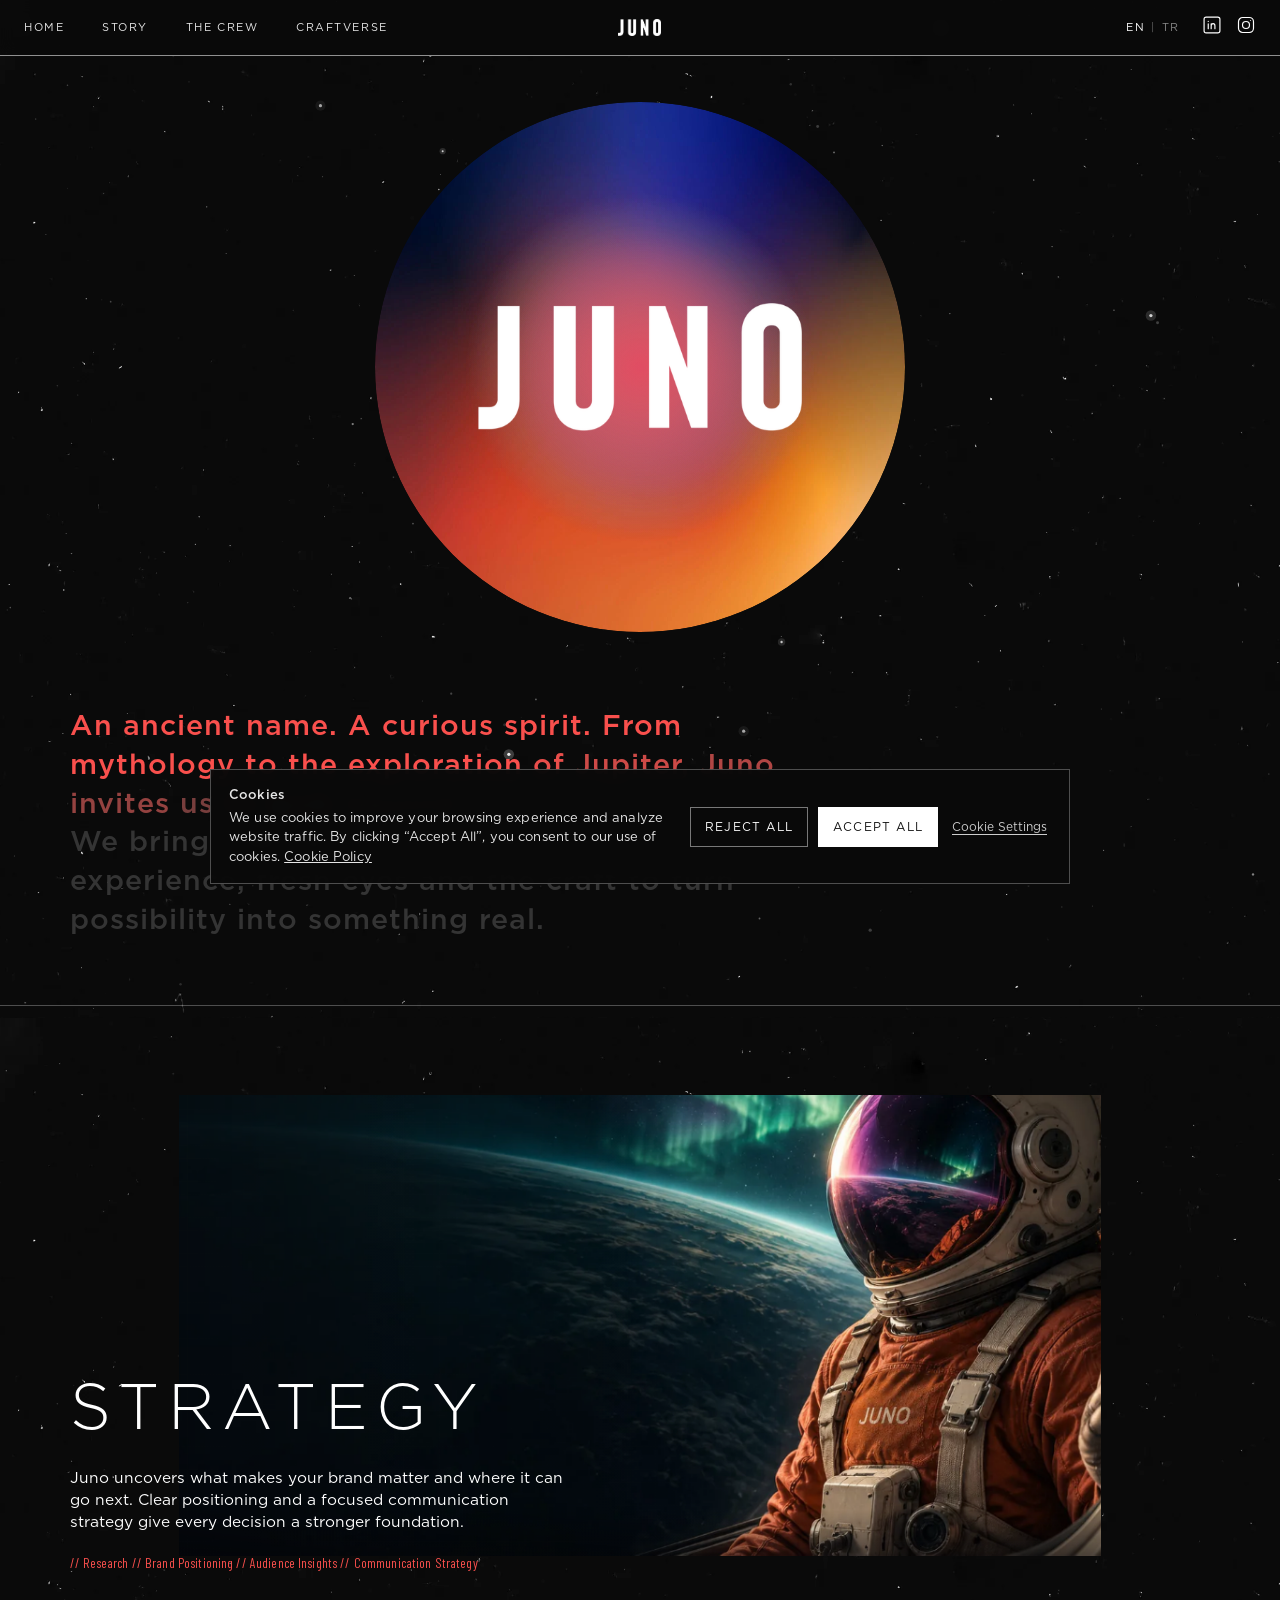
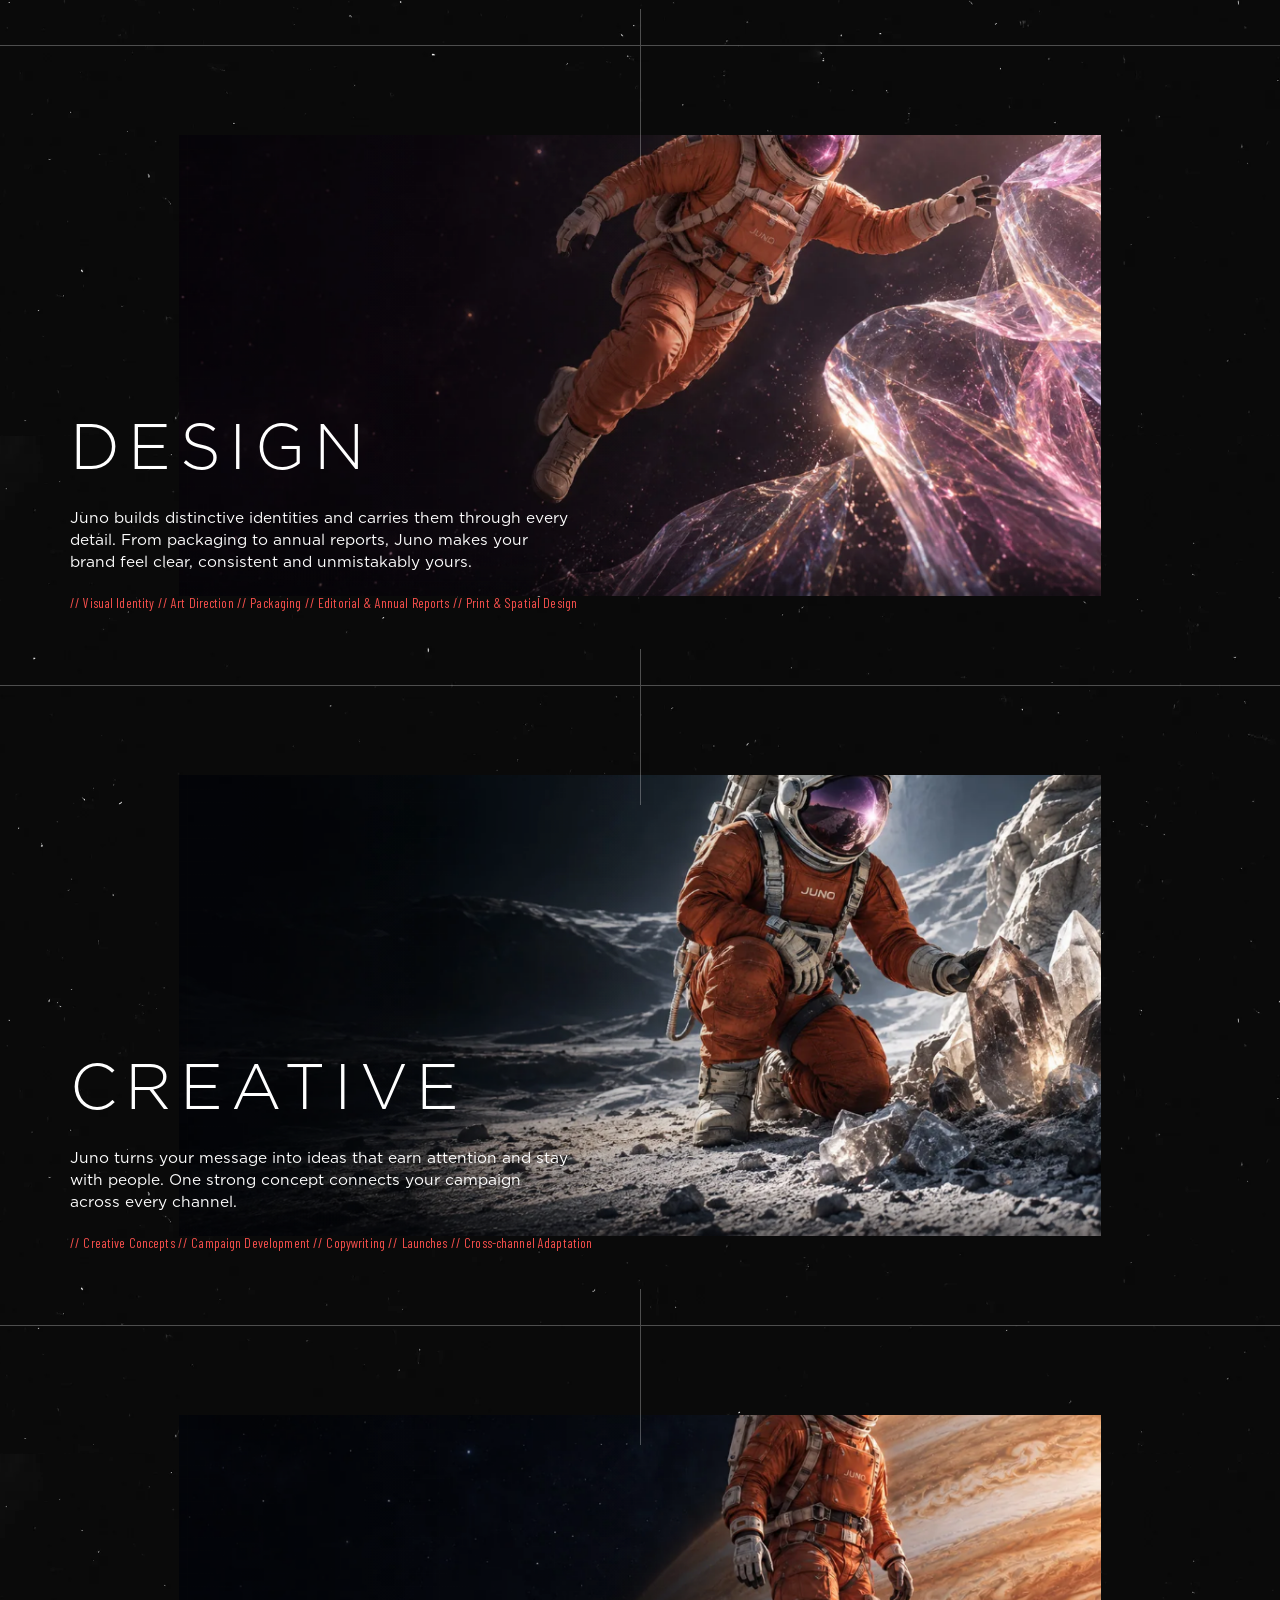
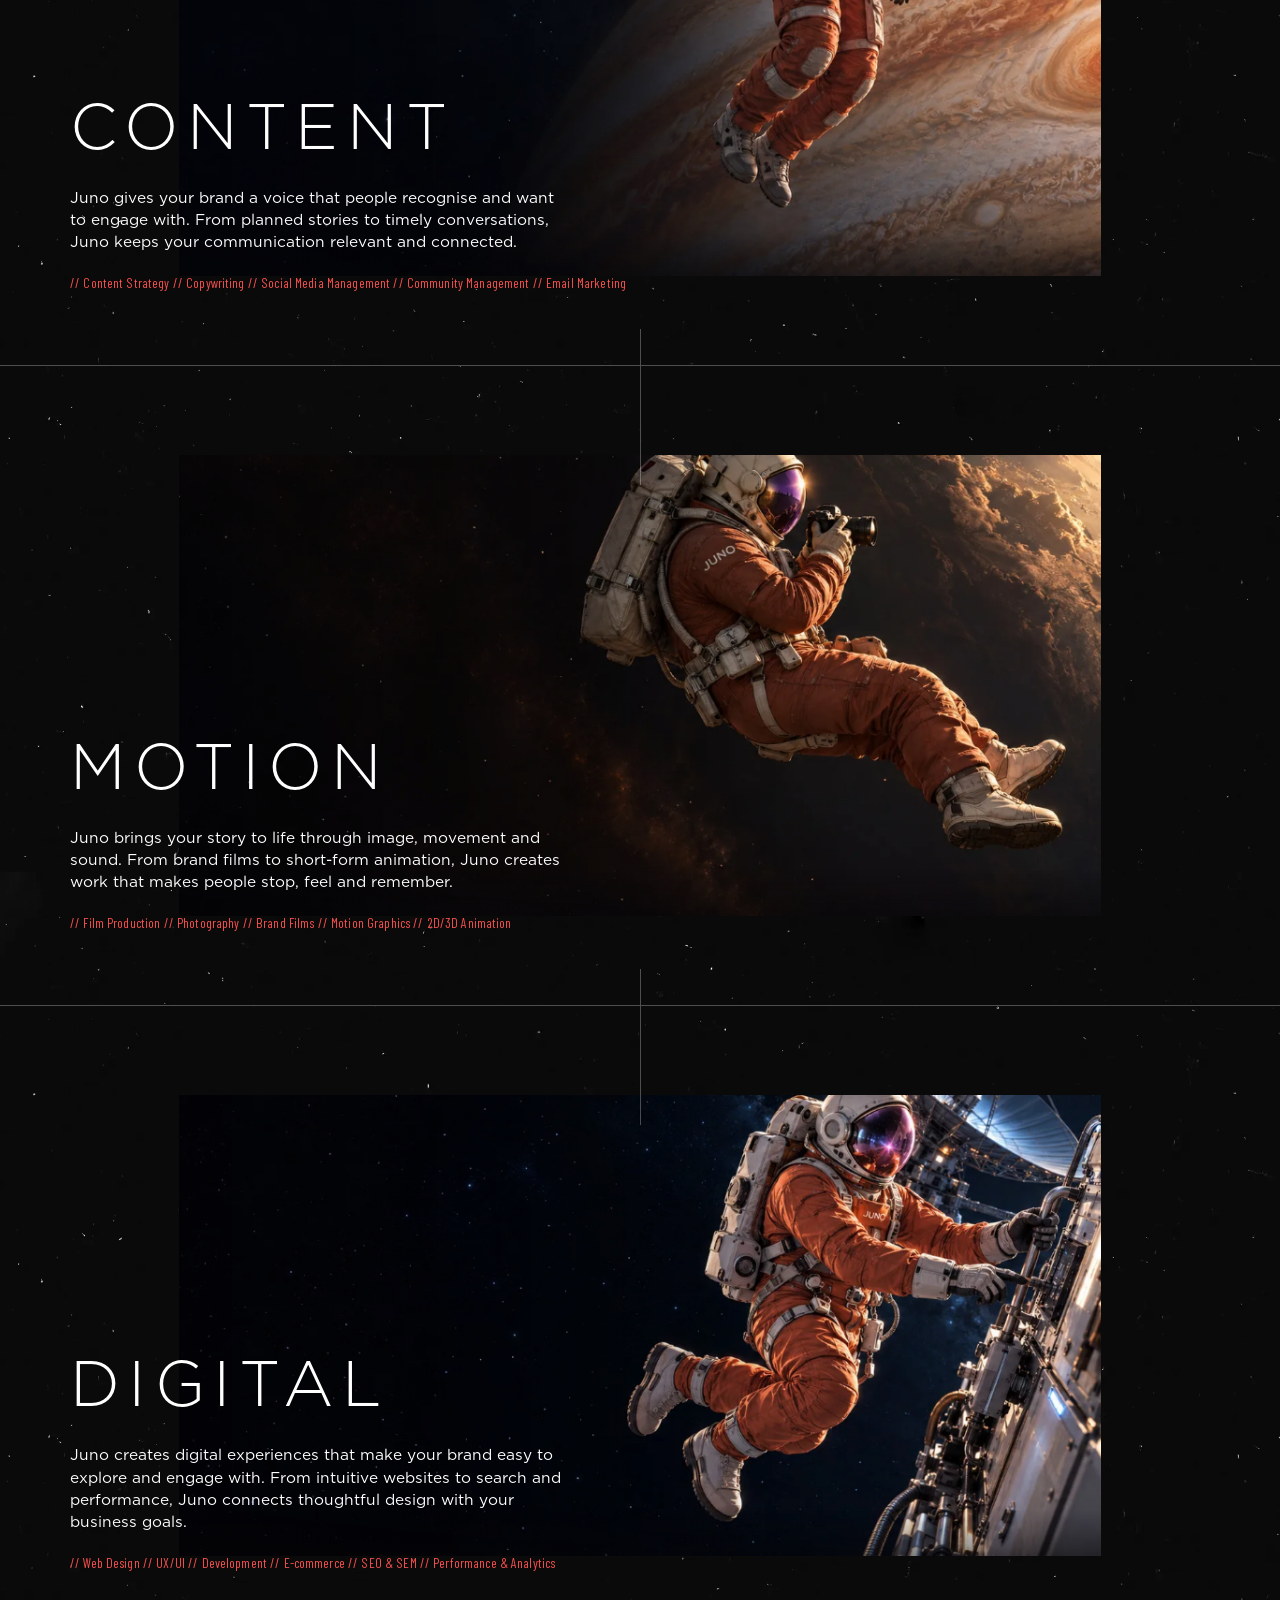
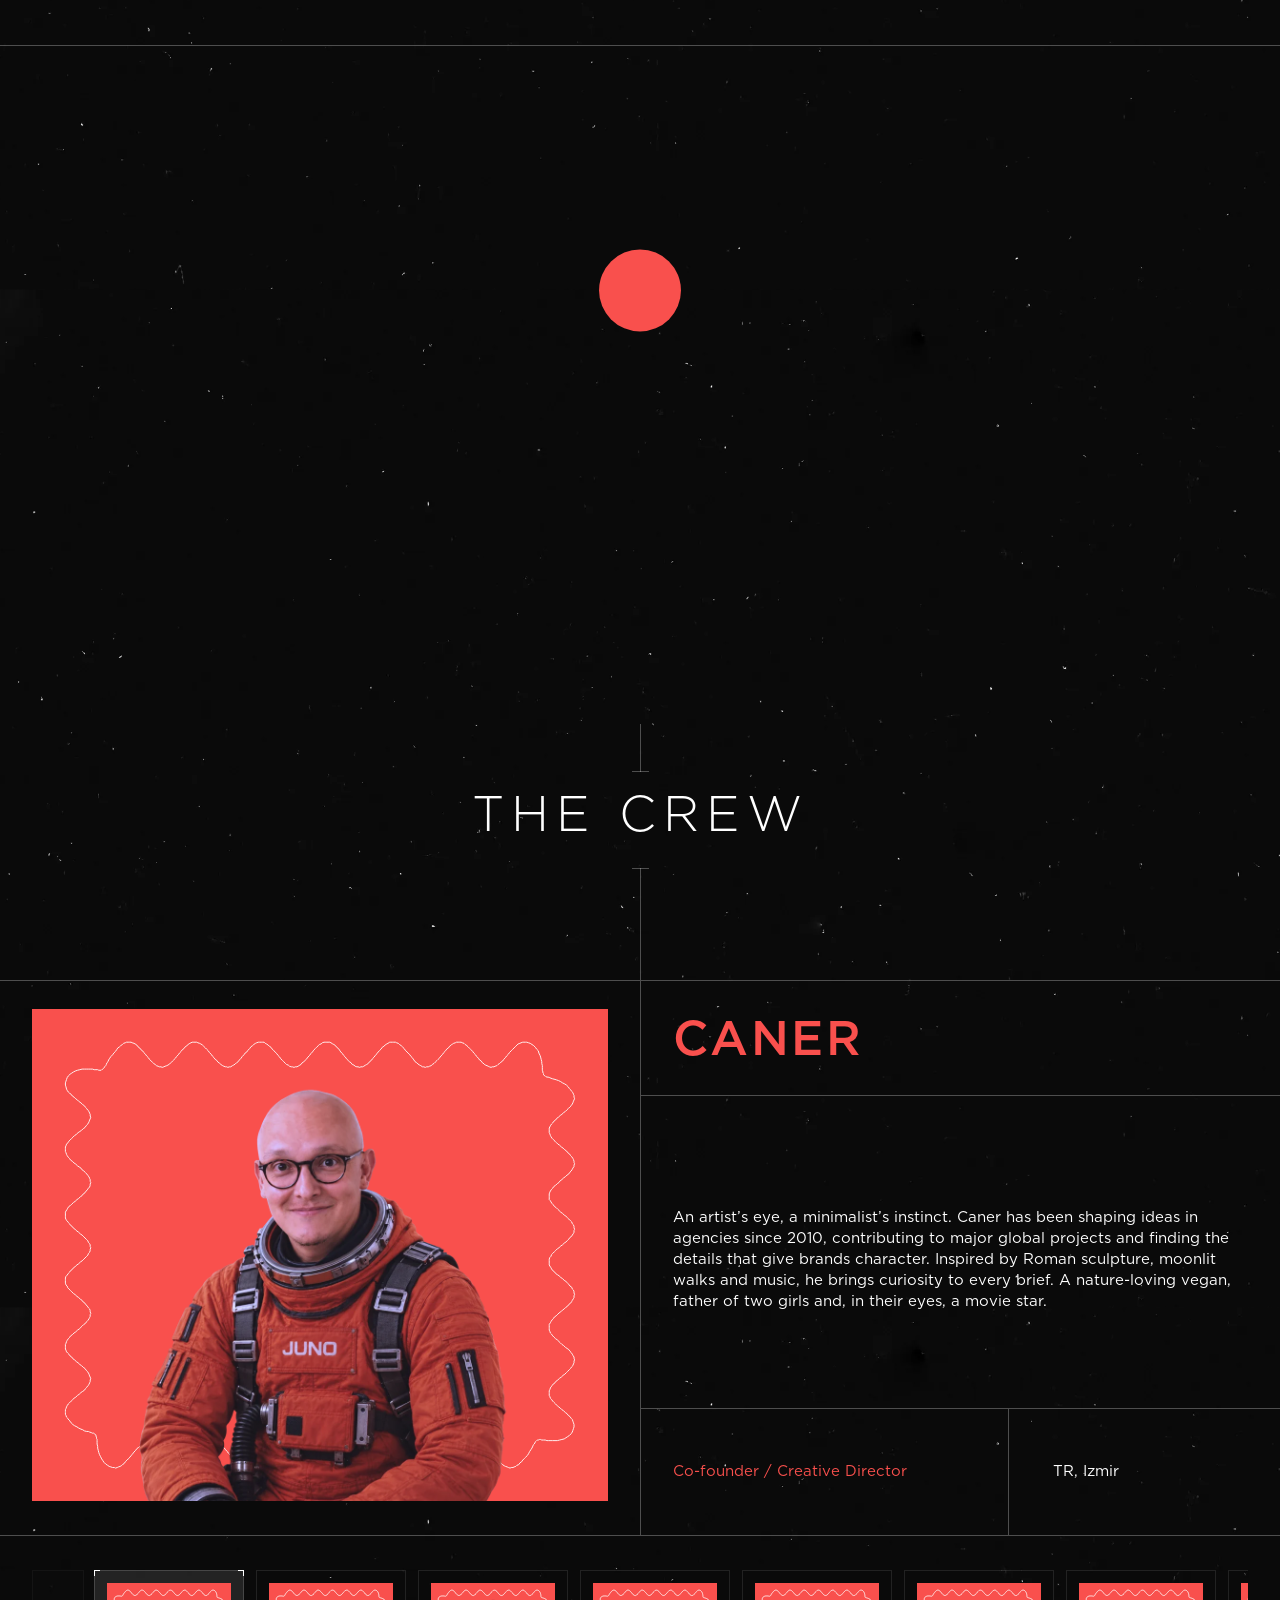
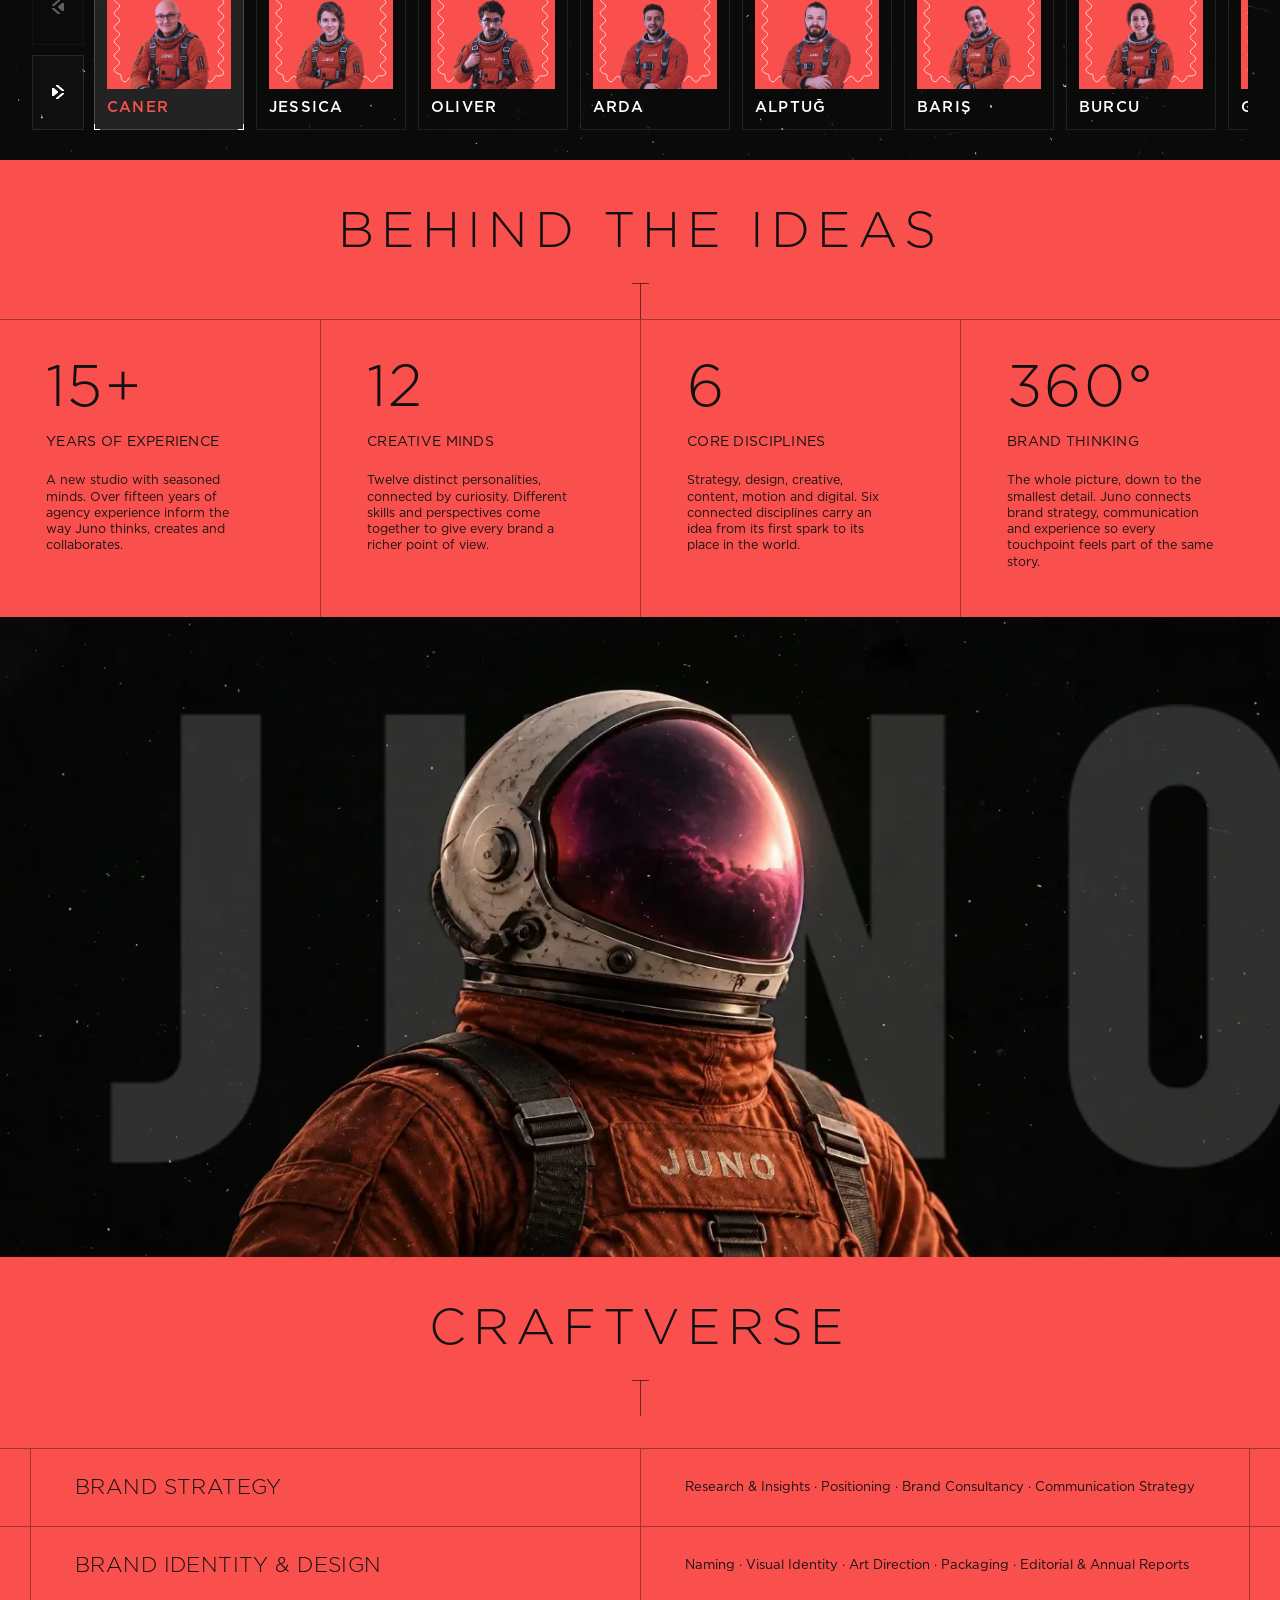
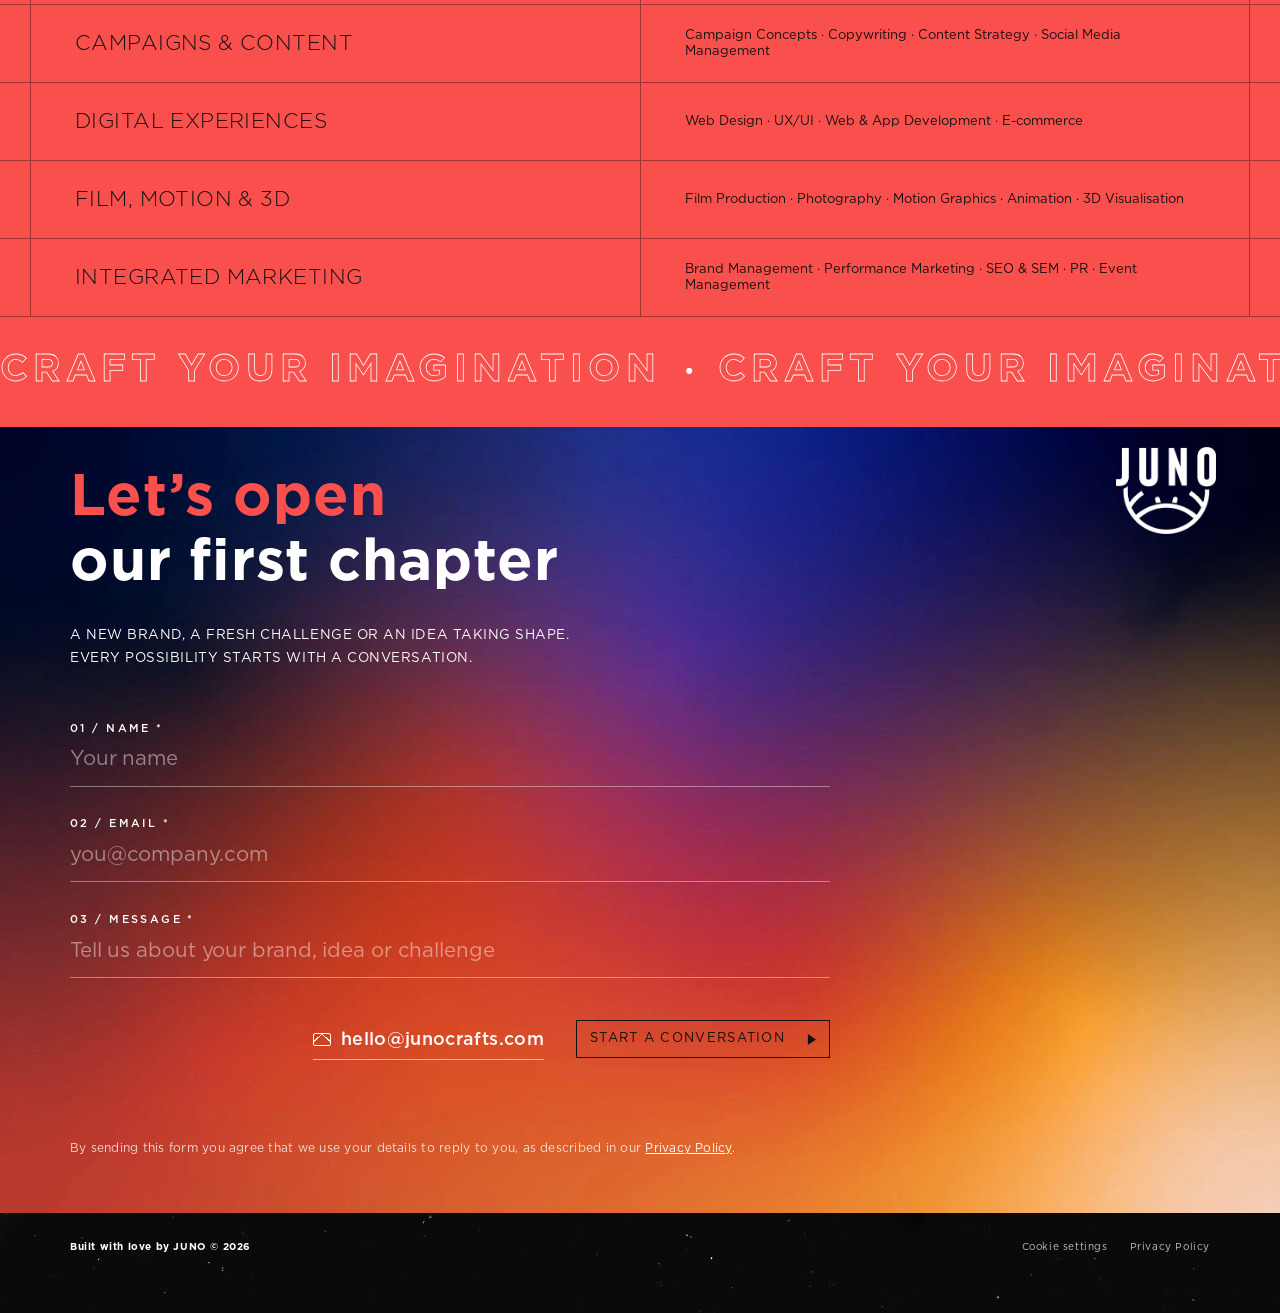
<file: index.html>
<!doctype html>
<html lang="en" translate="no" class="notranslate">
<head>
  <meta charset="utf-8">
  <meta name="google" content="notranslate"><!-- no automatic browser translation: Turkish is on the EN | TR switch -->
  <meta name="viewport" content="width=device-width, initial-scale=1">
  <title>JUNO | Craft your imagination</title>
  <meta name="description" content="Juno is a creative studio for strategy, design, creative, content, motion and digital. 15+ years of experience, fresh eyes and the craft to turn possibility into something real.">
  <meta name="theme-color" content="#0a0a0a">
  <!-- link preview (WhatsApp, LinkedIn, iMessage...) -->
  <meta property="og:type" content="website">
  <meta property="og:site_name" content="JUNO">
  <meta property="og:title" content="JUNO | Craft your imagination">
  <meta property="og:description" content="Juno is a creative studio for strategy, design, creative, content, motion and digital. 15+ years of experience, fresh eyes and the craft to turn possibility into something real.">
  <meta property="og:url" content="https://junocrafts.com/">
  <meta property="og:locale" content="en_GB">
  <meta property="og:image" content="https://junocrafts.com/assets/img/og-juno.jpg">
  <meta property="og:image:width" content="1200">
  <meta property="og:image:height" content="630">
  <meta property="og:image:alt" content="The JUNO logo on a glowing planet in a starry sky">
  <meta name="twitter:card" content="summary_large_image">
  <link rel="icon" href="assets/logo/juno-symbol.webp">
  <link rel="alternate" hreflang="en" href="https://junocrafts.com/">
  <link rel="alternate" hreflang="tr" href="https://junocrafts.com/tr/">
  <link rel="stylesheet" href="assets/css/style.css?v=24">
</head>
<body>

<!-- ============ NAV ============ -->
<header class="nav">
  <nav class="nav__links" aria-label="Main">
    <a href="#home">Home</a>
    <a href="#story">Story</a>
    <a href="#crew">The Crew</a>
    <a href="#craftverse">Craftverse</a>
  </nav>
  <a class="nav__logo" href="#home" aria-label="Juno home"><i aria-hidden="true"></i></a>
  <div class="nav__social">
    <div class="nav__lang" aria-label="Language"><a href="./" data-lang="en" hreflang="en" aria-current="true">EN</a><span aria-hidden="true">|</span><a href="tr/" data-lang="tr" hreflang="tr" lang="tr">TR</a></div>
    <a href="https://www.linkedin.com/company/juno-agency/" target="_blank" rel="noopener" aria-label="LinkedIn"><svg viewBox="0 0 24 24"><rect x="2.5" y="2.5" width="19" height="19" rx="2.5"/><path d="M7.5 10.5v6M7.5 7.6v.1M11 16.5v-6M11 13c0-1.6 1-2.6 2.4-2.6s2.1.9 2.1 2.6v3.5"/></svg></a>
    <a href="https://www.instagram.com/wearejunos/" target="_blank" rel="noopener" aria-label="Instagram"><svg viewBox="0 0 24 24"><rect x="3" y="3" width="18" height="18" rx="5"/><circle cx="12" cy="12" r="4.2"/><circle cx="17.3" cy="6.7" r=".6" class="fill"/></svg></a>
  </div>
  <button class="nav__toggle" aria-label="Open menu" aria-expanded="false"><span></span><span></span></button>
</header>

<!-- wavy stamp frame, drawn inline so the stroke stays 1px at every size -->
<svg width="0" height="0" style="position:absolute" aria-hidden="true"><defs><path id="stamp-wave" d="M14.0 8.0 L14.2 7.7 L14.5 7.4 L14.7 7.1 L14.9 6.8 L15.2 6.6 L15.4 6.4 L15.7 6.2 L15.9 6.0 L16.2 5.9 L16.4 5.8 L16.7 5.8 L16.9 5.8 L17.2 5.8 L17.4 5.9 L17.7 6.0 L17.9 6.1 L18.2 6.3 L18.4 6.6 L18.7 6.8 L18.9 7.1 L19.2 7.3 L19.4 7.6 L19.7 7.9 L19.9 8.2 L20.2 8.5 L20.4 8.8 L20.7 9.1 L20.9 9.3 L21.1 9.5 L21.4 9.7 L21.6 9.9 L21.9 10.0 L22.1 10.1 L22.4 10.1 L22.6 10.2 L22.9 10.1 L23.1 10.0 L23.4 9.9 L23.6 9.8 L23.9 9.6 L24.1 9.4 L24.4 9.1 L24.6 8.9 L24.9 8.6 L25.1 8.3 L25.4 8.0 L25.6 7.7 L25.9 7.4 L26.1 7.1 L26.4 6.9 L26.6 6.6 L26.9 6.4 L27.1 6.2 L27.4 6.0 L27.6 5.9 L27.8 5.8 L28.1 5.8 L28.3 5.8 L28.6 5.8 L28.8 5.9 L29.1 6.0 L29.3 6.1 L29.6 6.3 L29.8 6.5 L30.1 6.8 L30.3 7.0 L30.6 7.3 L30.8 7.6 L31.1 7.9 L31.3 8.2 L31.6 8.5 L31.8 8.8 L32.1 9.0 L32.3 9.3 L32.6 9.5 L32.8 9.7 L33.1 9.9 L33.3 10.0 L33.6 10.1 L33.8 10.1 L34.0 10.2 L34.3 10.1 L34.5 10.1 L34.8 9.9 L35.0 9.8 L35.3 9.6 L35.5 9.4 L35.8 9.2 L36.0 8.9 L36.3 8.6 L36.5 8.3 L36.8 8.0 L37.0 7.7 L37.3 7.5 L37.5 7.2 L37.8 6.9 L38.0 6.6 L38.3 6.4 L38.5 6.2 L38.8 6.0 L39.0 5.9 L39.3 5.8 L39.5 5.8 L39.8 5.8 L40.0 5.8 L40.3 5.8 L40.5 6.0 L40.7 6.1 L41.0 6.3 L41.2 6.5 L41.5 6.7 L41.7 7.0 L42.0 7.3 L42.2 7.5 L42.5 7.8 L42.7 8.1 L43.0 8.4 L43.2 8.7 L43.5 9.0 L43.7 9.2 L44.0 9.5 L44.2 9.7 L44.5 9.8 L44.7 10.0 L45.0 10.1 L45.2 10.1 L45.5 10.2 L45.7 10.1 L46.0 10.1 L46.2 10.0 L46.5 9.8 L46.7 9.7 L46.9 9.4 L47.2 9.2 L47.4 9.0 L47.7 8.7 L47.9 8.4 L48.2 8.1 L48.4 7.8 L48.7 7.5 L48.9 7.2 L49.2 6.9 L49.4 6.7 L49.7 6.4 L49.9 6.2 L50.2 6.1 L50.4 5.9 L50.7 5.8 L50.9 5.8 L51.2 5.8 L51.4 5.8 L51.7 5.8 L51.9 5.9 L52.2 6.1 L52.4 6.2 L52.7 6.4 L52.9 6.7 L53.2 6.9 L53.4 7.2 L53.6 7.5 L53.9 7.8 L54.1 8.1 L54.4 8.4 L54.6 8.7 L54.9 9.0 L55.1 9.2 L55.4 9.4 L55.6 9.7 L55.9 9.8 L56.1 10.0 L56.4 10.1 L56.6 10.1 L56.9 10.2 L57.1 10.1 L57.4 10.1 L57.6 10.0 L57.9 9.8 L58.1 9.7 L58.4 9.5 L58.6 9.2 L58.9 9.0 L59.1 8.7 L59.4 8.4 L59.6 8.1 L59.9 7.8 L60.1 7.5 L60.3 7.3 L60.6 7.0 L60.8 6.7 L61.1 6.5 L61.3 6.3 L61.6 6.1 L61.8 6.0 L62.1 5.8 L62.3 5.8 L62.6 5.8 L62.8 5.8 L63.1 5.8 L63.3 5.9 L63.6 6.0 L63.8 6.2 L64.1 6.4 L64.3 6.6 L64.6 6.9 L64.8 7.2 L65.1 7.5 L65.3 7.7 L65.6 8.0 L65.8 8.3 L66.1 8.6 L66.3 8.9 L66.5 9.2 L66.8 9.4 L67.0 9.6 L67.3 9.8 L67.5 9.9 L67.8 10.1 L68.0 10.1 L68.3 10.2 L68.5 10.1 L68.8 10.1 L69.0 10.0 L69.3 9.9 L69.5 9.7 L69.8 9.5 L70.0 9.3 L70.3 9.0 L70.5 8.8 L70.8 8.5 L71.0 8.2 L71.3 7.9 L71.5 7.6 L71.8 7.3 L72.0 7.0 L72.3 6.8 L72.5 6.5 L72.8 6.3 L73.0 6.1 L73.2 6.0 L73.5 5.9 L73.7 5.8 L74.0 5.8 L74.2 5.8 L74.5 5.8 L74.7 5.9 L75.0 6.0 L75.2 6.2 L75.5 6.4 L75.7 6.6 L76.0 6.9 L76.2 7.1 L76.5 7.4 L76.7 7.7 L77.0 8.0 L77.2 8.3 L77.5 8.6 L77.7 8.9 L78.0 9.1 L78.2 9.4 L78.5 9.6 L78.7 9.8 L79.0 9.9 L79.2 10.0 L79.4 10.1 L79.7 10.2 L79.9 10.1 L80.2 10.1 L80.4 10.0 L80.7 9.9 L80.9 9.7 L81.2 9.5 L81.4 9.3 L81.7 9.1 L81.9 8.8 L82.2 8.5 L82.4 8.2 L82.7 7.9 L82.9 7.6 L83.2 7.3 L83.4 7.1 L83.7 6.8 L83.9 6.6 L84.2 6.3 L84.4 6.1 L84.7 6.0 L84.9 5.9 L85.2 5.8 L85.4 5.8 L85.7 5.8 L85.9 5.8 L86.2 5.9 L86.5 6.0 L86.8 6.2 L87.1 6.4 L87.4 6.7 L87.6 7.0 L87.9 7.3 L88.0 7.7 L88.2 8.1 L88.3 8.4 L88.4 8.8 L88.5 9.2 L88.5 9.5 L88.6 9.9 L88.6 10.2 L88.6 10.5 L88.6 10.7 L88.7 11.0 L88.7 11.2 L88.8 11.3 L88.8 11.5 L88.9 11.6 L89.1 11.7 L89.2 11.8 L89.4 11.9 L89.6 11.9 L89.9 12.0 L90.1 12.1 L90.4 12.2 L90.8 12.3 L91.1 12.4 L91.4 12.5 L91.8 12.7 L92.1 12.9 L92.5 13.1 L92.8 13.3 L93.1 13.6 L93.3 13.9 L93.5 14.1 L93.7 14.4 L93.9 14.6 L94.0 14.9 L94.1 15.1 L94.1 15.4 L94.2 15.6 L94.1 15.9 L94.0 16.1 L93.9 16.4 L93.8 16.6 L93.6 16.9 L93.4 17.1 L93.1 17.4 L92.9 17.6 L92.6 17.9 L92.3 18.1 L92.0 18.4 L91.7 18.6 L91.4 18.9 L91.1 19.1 L90.9 19.4 L90.6 19.6 L90.4 19.9 L90.2 20.1 L90.0 20.4 L89.9 20.6 L89.8 20.8 L89.8 21.1 L89.8 21.3 L89.8 21.6 L89.9 21.8 L90.0 22.1 L90.1 22.3 L90.3 22.6 L90.5 22.8 L90.8 23.1 L91.0 23.3 L91.3 23.6 L91.6 23.8 L91.9 24.1 L92.2 24.3 L92.5 24.6 L92.8 24.8 L93.0 25.1 L93.3 25.3 L93.5 25.6 L93.7 25.8 L93.9 26.1 L94.0 26.3 L94.1 26.6 L94.1 26.8 L94.2 27.0 L94.1 27.3 L94.1 27.5 L93.9 27.8 L93.8 28.0 L93.6 28.3 L93.4 28.5 L93.2 28.8 L92.9 29.0 L92.6 29.3 L92.3 29.5 L92.0 29.8 L91.7 30.0 L91.5 30.3 L91.2 30.5 L90.9 30.8 L90.6 31.0 L90.4 31.3 L90.2 31.5 L90.0 31.8 L89.9 32.0 L89.8 32.3 L89.8 32.5 L89.8 32.8 L89.8 33.0 L89.8 33.3 L90.0 33.5 L90.1 33.7 L90.3 34.0 L90.5 34.2 L90.7 34.5 L91.0 34.7 L91.3 35.0 L91.5 35.2 L91.8 35.5 L92.1 35.7 L92.4 36.0 L92.7 36.2 L93.0 36.5 L93.2 36.7 L93.5 37.0 L93.7 37.2 L93.8 37.5 L94.0 37.7 L94.1 38.0 L94.1 38.2 L94.2 38.5 L94.1 38.7 L94.1 39.0 L94.0 39.2 L93.8 39.5 L93.7 39.7 L93.4 39.9 L93.2 40.2 L93.0 40.4 L92.7 40.7 L92.4 40.9 L92.1 41.2 L91.8 41.4 L91.5 41.7 L91.2 41.9 L90.9 42.2 L90.7 42.4 L90.4 42.7 L90.2 42.9 L90.1 43.2 L89.9 43.4 L89.8 43.7 L89.8 43.9 L89.8 44.2 L89.8 44.4 L89.8 44.7 L89.9 44.9 L90.1 45.2 L90.2 45.4 L90.4 45.7 L90.7 45.9 L90.9 46.2 L91.2 46.4 L91.5 46.6 L91.8 46.9 L92.1 47.1 L92.4 47.4 L92.7 47.6 L93.0 47.9 L93.2 48.1 L93.4 48.4 L93.7 48.6 L93.8 48.9 L94.0 49.1 L94.1 49.4 L94.1 49.6 L94.2 49.9 L94.1 50.1 L94.1 50.4 L94.0 50.6 L93.8 50.9 L93.7 51.1 L93.5 51.4 L93.2 51.6 L93.0 51.9 L92.7 52.1 L92.4 52.4 L92.1 52.6 L91.8 52.9 L91.5 53.1 L91.3 53.3 L91.0 53.6 L90.7 53.8 L90.5 54.1 L90.3 54.3 L90.1 54.6 L90.0 54.8 L89.8 55.1 L89.8 55.3 L89.8 55.6 L89.8 55.8 L89.8 56.1 L89.9 56.3 L90.0 56.6 L90.2 56.8 L90.4 57.1 L90.6 57.3 L90.9 57.6 L91.2 57.8 L91.5 58.1 L91.7 58.3 L92.0 58.6 L92.3 58.8 L92.6 59.1 L92.9 59.3 L93.2 59.5 L93.4 59.8 L93.6 60.0 L93.8 60.3 L93.9 60.5 L94.1 60.8 L94.1 61.0 L94.2 61.3 L94.1 61.5 L94.1 61.8 L94.0 62.0 L93.9 62.3 L93.7 62.5 L93.5 62.8 L93.3 63.0 L93.0 63.3 L92.8 63.5 L92.5 63.8 L92.2 64.0 L91.9 64.3 L91.6 64.5 L91.3 64.8 L91.0 65.0 L90.8 65.3 L90.5 65.5 L90.3 65.8 L90.1 66.0 L90.0 66.2 L89.9 66.5 L89.8 66.7 L89.8 67.0 L89.8 67.2 L89.8 67.5 L89.9 67.7 L90.0 68.0 L90.2 68.2 L90.4 68.5 L90.6 68.7 L90.9 69.0 L91.1 69.2 L91.4 69.5 L91.7 69.7 L92.0 70.0 L92.3 70.2 L92.6 70.5 L92.9 70.7 L93.1 71.0 L93.4 71.2 L93.6 71.5 L93.8 71.7 L93.9 72.0 L94.0 72.3 L94.1 72.6 L94.1 73.0 L94.0 73.3 L93.9 73.6 L93.8 73.9 L93.6 74.2 L93.3 74.5 L93.0 74.7 L92.7 74.9 L92.4 75.1 L92.0 75.2 L91.6 75.3 L91.2 75.4 L90.8 75.4 L90.4 75.4 L90.1 75.4 L89.7 75.4 L89.4 75.4 L89.1 75.3 L88.8 75.3 L88.5 75.3 L88.3 75.2 L88.1 75.2 L87.9 75.3 L87.8 75.3 L87.6 75.4 L87.5 75.5 L87.4 75.6 L87.3 75.8 L87.2 76.0 L87.0 76.2 L86.9 76.5 L86.8 76.7 L86.6 77.0 L86.4 77.3 L86.2 77.7 L86.0 78.0 L85.7 78.3 L85.5 78.5 L85.2 78.8 L85.0 79.1 L84.7 79.3 L84.5 79.6 L84.2 79.7 L84.0 79.9 L83.7 80.0 L83.5 80.1 L83.2 80.1 L83.0 80.2 L82.7 80.1 L82.5 80.0 L82.2 79.9 L82.0 79.8 L81.7 79.6 L81.5 79.4 L81.2 79.1 L81.0 78.8 L80.7 78.6 L80.5 78.3 L80.2 78.0 L80.0 77.7 L79.8 77.4 L79.5 77.1 L79.3 76.8 L79.0 76.6 L78.8 76.4 L78.5 76.2 L78.3 76.0 L78.0 75.9 L77.8 75.8 L77.5 75.8 L77.3 75.8 L77.0 75.8 L76.8 75.9 L76.5 76.0 L76.3 76.1 L76.0 76.3 L75.8 76.5 L75.5 76.8 L75.3 77.0 L75.0 77.3 L74.8 77.6 L74.5 77.9 L74.3 78.2 L74.0 78.5 L73.8 78.8 L73.6 79.1 L73.3 79.3 L73.1 79.5 L72.8 79.7 L72.6 79.9 L72.3 80.0 L72.1 80.1 L71.8 80.1 L71.6 80.2 L71.3 80.1 L71.1 80.0 L70.8 79.9 L70.6 79.8 L70.3 79.6 L70.1 79.4 L69.8 79.2 L69.6 78.9 L69.3 78.6 L69.1 78.3 L68.8 78.0 L68.6 77.7 L68.3 77.4 L68.1 77.1 L67.8 76.9 L67.6 76.6 L67.3 76.4 L67.1 76.2 L66.9 76.0 L66.6 75.9 L66.4 75.8 L66.1 75.8 L65.9 75.8 L65.6 75.8 L65.4 75.9 L65.1 76.0 L64.9 76.1 L64.6 76.3 L64.4 76.5 L64.1 76.7 L63.9 77.0 L63.6 77.3 L63.4 77.6 L63.1 77.9 L62.9 78.2 L62.6 78.5 L62.4 78.7 L62.1 79.0 L61.9 79.3 L61.6 79.5 L61.4 79.7 L61.1 79.9 L60.9 80.0 L60.7 80.1 L60.4 80.1 L60.2 80.2 L59.9 80.1 L59.7 80.1 L59.4 80.0 L59.2 79.8 L58.9 79.6 L58.7 79.4 L58.4 79.2 L58.2 78.9 L57.9 78.7 L57.7 78.4 L57.4 78.1 L57.2 77.8 L56.9 77.5 L56.7 77.2 L56.4 76.9 L56.2 76.7 L55.9 76.4 L55.7 76.2 L55.4 76.1 L55.2 75.9 L54.9 75.8 L54.7 75.8 L54.4 75.8 L54.2 75.8 L54.0 75.8 L53.7 75.9 L53.5 76.1 L53.2 76.3 L53.0 76.5 L52.7 76.7 L52.5 77.0 L52.2 77.2 L52.0 77.5 L51.7 77.8 L51.5 78.1 L51.2 78.4 L51.0 78.7 L50.7 79.0 L50.5 79.2 L50.2 79.5 L50.0 79.7 L49.7 79.8 L49.5 80.0 L49.2 80.1 L49.0 80.1 L48.7 80.2 L48.5 80.1 L48.2 80.1 L48.0 80.0 L47.8 79.8 L47.5 79.7 L47.3 79.5 L47.0 79.2 L46.8 79.0 L46.5 78.7 L46.3 78.4 L46.0 78.1 L45.8 77.8 L45.5 77.5 L45.3 77.2 L45.0 77.0 L44.8 76.7 L44.5 76.5 L44.3 76.3 L44.0 76.1 L43.8 75.9 L43.5 75.8 L43.3 75.8 L43.0 75.8 L42.8 75.8 L42.5 75.8 L42.3 75.9 L42.0 76.1 L41.8 76.2 L41.5 76.4 L41.3 76.7 L41.1 76.9 L40.8 77.2 L40.6 77.5 L40.3 77.8 L40.1 78.1 L39.8 78.4 L39.6 78.7 L39.3 78.9 L39.1 79.2 L38.8 79.4 L38.6 79.6 L38.3 79.8 L38.1 80.0 L37.8 80.1 L37.6 80.1 L37.3 80.2 L37.1 80.1 L36.8 80.1 L36.6 80.0 L36.3 79.9 L36.1 79.7 L35.8 79.5 L35.6 79.3 L35.3 79.0 L35.1 78.7 L34.8 78.5 L34.6 78.2 L34.4 77.9 L34.1 77.6 L33.9 77.3 L33.6 77.0 L33.4 76.7 L33.1 76.5 L32.9 76.3 L32.6 76.1 L32.4 76.0 L32.1 75.9 L31.9 75.8 L31.6 75.8 L31.4 75.8 L31.1 75.8 L30.9 75.9 L30.6 76.0 L30.4 76.2 L30.1 76.4 L29.9 76.6 L29.6 76.9 L29.4 77.1 L29.1 77.4 L28.9 77.7 L28.6 78.0 L28.4 78.3 L28.2 78.6 L27.9 78.9 L27.7 79.2 L27.4 79.4 L27.2 79.6 L26.9 79.8 L26.7 79.9 L26.4 80.0 L26.2 80.1 L25.9 80.2 L25.7 80.1 L25.4 80.1 L25.2 80.0 L24.9 79.9 L24.7 79.7 L24.4 79.5 L24.2 79.3 L23.9 79.1 L23.7 78.8 L23.4 78.5 L23.2 78.2 L22.9 77.9 L22.7 77.6 L22.4 77.3 L22.2 77.0 L21.9 76.8 L21.7 76.5 L21.5 76.3 L21.2 76.1 L21.0 76.0 L20.7 75.9 L20.5 75.8 L20.2 75.8 L20.0 75.8 L19.7 75.8 L19.5 75.9 L19.2 76.0 L19.0 76.2 L18.7 76.4 L18.5 76.6 L18.2 76.8 L18.0 77.1 L17.7 77.4 L17.5 77.7 L17.2 78.0 L17.0 78.3 L16.7 78.6 L16.5 78.8 L16.2 79.1 L16.0 79.4 L15.7 79.6 L15.5 79.8 L15.3 79.9 L15.0 80.0 L14.8 80.1 L14.5 80.2 L14.3 80.1 L14.0 80.1 L13.7 80.0 L13.4 79.9 L13.1 79.7 L12.8 79.5 L12.5 79.2 L12.3 78.9 L12.1 78.6 L11.9 78.2 L11.7 77.8 L11.6 77.5 L11.5 77.1 L11.4 76.7 L11.4 76.4 L11.3 76.0 L11.3 75.7 L11.3 75.4 L11.3 75.2 L11.2 75.0 L11.2 74.8 L11.1 74.6 L11.1 74.4 L11.0 74.3 L10.8 74.2 L10.7 74.1 L10.5 74.1 L10.3 74.0 L10.0 73.9 L9.8 73.8 L9.5 73.8 L9.1 73.7 L8.8 73.5 L8.5 73.4 L8.1 73.2 L7.8 73.0 L7.4 72.8 L7.1 72.6 L6.8 72.3 L6.6 72.0 L6.4 71.8 L6.2 71.5 L6.0 71.3 L5.9 71.0 L5.8 70.8 L5.8 70.5 L5.8 70.3 L5.8 70.0 L5.9 69.8 L6.0 69.5 L6.1 69.3 L6.3 69.0 L6.5 68.8 L6.8 68.5 L7.0 68.3 L7.3 68.0 L7.6 67.8 L7.9 67.5 L8.2 67.3 L8.5 67.0 L8.8 66.8 L9.1 66.6 L9.3 66.3 L9.5 66.1 L9.7 65.8 L9.9 65.6 L10.0 65.3 L10.1 65.1 L10.1 64.8 L10.2 64.6 L10.1 64.3 L10.0 64.1 L9.9 63.8 L9.8 63.6 L9.6 63.3 L9.4 63.1 L9.2 62.8 L8.9 62.6 L8.6 62.3 L8.3 62.1 L8.0 61.8 L7.7 61.6 L7.4 61.3 L7.1 61.1 L6.9 60.8 L6.6 60.6 L6.4 60.3 L6.2 60.1 L6.0 59.9 L5.9 59.6 L5.8 59.4 L5.8 59.1 L5.8 58.9 L5.8 58.6 L5.9 58.4 L6.0 58.1 L6.1 57.9 L6.3 57.6 L6.5 57.4 L6.7 57.1 L7.0 56.9 L7.3 56.6 L7.6 56.4 L7.9 56.1 L8.2 55.9 L8.5 55.6 L8.7 55.4 L9.0 55.1 L9.3 54.9 L9.5 54.6 L9.7 54.4 L9.9 54.1 L10.0 53.9 L10.1 53.7 L10.1 53.4 L10.2 53.2 L10.1 52.9 L10.1 52.7 L10.0 52.4 L9.8 52.2 L9.6 51.9 L9.4 51.7 L9.2 51.4 L8.9 51.2 L8.7 50.9 L8.4 50.7 L8.1 50.4 L7.8 50.2 L7.5 49.9 L7.2 49.7 L6.9 49.4 L6.7 49.2 L6.4 48.9 L6.2 48.7 L6.1 48.4 L5.9 48.2 L5.8 47.9 L5.8 47.7 L5.8 47.4 L5.8 47.2 L5.8 47.0 L5.9 46.7 L6.1 46.5 L6.3 46.2 L6.5 46.0 L6.7 45.7 L7.0 45.5 L7.2 45.2 L7.5 45.0 L7.8 44.7 L8.1 44.5 L8.4 44.2 L8.7 44.0 L9.0 43.7 L9.2 43.5 L9.5 43.2 L9.7 43.0 L9.8 42.7 L10.0 42.5 L10.1 42.2 L10.1 42.0 L10.2 41.7 L10.1 41.5 L10.1 41.2 L10.0 41.0 L9.8 40.8 L9.7 40.5 L9.5 40.3 L9.2 40.0 L9.0 39.8 L8.7 39.5 L8.4 39.3 L8.1 39.0 L7.8 38.8 L7.5 38.5 L7.2 38.3 L7.0 38.0 L6.7 37.8 L6.5 37.5 L6.3 37.3 L6.1 37.0 L5.9 36.8 L5.8 36.5 L5.8 36.3 L5.8 36.0 L5.8 35.8 L5.8 35.5 L5.9 35.3 L6.1 35.0 L6.2 34.8 L6.4 34.5 L6.7 34.3 L6.9 34.1 L7.2 33.8 L7.5 33.6 L7.8 33.3 L8.1 33.1 L8.4 32.8 L8.7 32.6 L8.9 32.3 L9.2 32.1 L9.4 31.8 L9.6 31.6 L9.8 31.3 L10.0 31.1 L10.1 30.8 L10.1 30.6 L10.2 30.3 L10.1 30.1 L10.1 29.8 L10.0 29.6 L9.9 29.3 L9.7 29.1 L9.5 28.8 L9.3 28.6 L9.0 28.3 L8.7 28.1 L8.5 27.8 L8.2 27.6 L7.9 27.4 L7.6 27.1 L7.3 26.9 L7.0 26.6 L6.7 26.4 L6.5 26.1 L6.3 25.9 L6.1 25.6 L6.0 25.4 L5.9 25.1 L5.8 24.9 L5.8 24.6 L5.8 24.4 L5.8 24.1 L5.9 23.9 L6.0 23.6 L6.2 23.4 L6.4 23.1 L6.6 22.9 L6.9 22.6 L7.1 22.4 L7.4 22.1 L7.7 21.9 L8.0 21.6 L8.3 21.4 L8.6 21.2 L8.9 20.9 L9.2 20.7 L9.4 20.4 L9.6 20.2 L9.8 19.9 L9.9 19.7 L10.0 19.4 L10.1 19.2 L10.2 18.9 L10.1 18.7 L10.1 18.4 L10.0 18.2 L9.9 17.9 L9.7 17.7 L9.5 17.4 L9.3 17.2 L9.1 16.9 L8.8 16.7 L8.5 16.4 L8.2 16.2 L7.9 15.9 L7.6 15.7 L7.3 15.4 L7.0 15.2 L6.8 14.9 L6.5 14.7 L6.3 14.5 L6.1 14.2 L6.0 14.0 L5.9 13.6 L5.8 13.3 L5.8 12.9 L5.9 12.6 L6.0 12.3 L6.1 12.0 L6.3 11.7 L6.6 11.4 L6.9 11.2 L7.2 11.0 L7.6 10.8 L7.9 10.7 L8.3 10.6 L8.7 10.5 L9.1 10.5 L9.5 10.5 L9.8 10.5 L10.2 10.5 L10.5 10.5 L10.8 10.6 L11.1 10.6 L11.4 10.6 L11.6 10.7 L11.8 10.7 L12.0 10.7 L12.1 10.6 L12.3 10.5 L12.4 10.4 L12.5 10.3 L12.6 10.1 L12.8 9.9 L12.9 9.7 L13.0 9.4 L13.2 9.2 L13.3 8.9 L13.5 8.6 L13.7 8.3Z" fill="none" stroke="#fff" vector-effect="non-scaling-stroke"/></defs></svg>
<main>

  <!-- ============ HERO ============ -->
  <section id="home" class="hero">
    <!-- Yıldız parıltısı: main.js bu canvas'a minik yanıp sönen yıldızlar çizer -->
    <canvas class="hero__stars" aria-hidden="true"></canvas>
    <!-- HAREKETLİ ALAN: hero küresi. Renkler CSS ile yavaşça dolaşır; ileride kare bir <video> ile değiştirilebilir -->
    <div class="hero__orb" data-motion="hero-orb">
      <img class="hero__orb-media" src="assets/img/gradient.webp" alt="" width="1584" height="1054">
      <img class="hero__orb-media hero__orb-media--b" src="assets/img/gradient.webp" alt="" width="1584" height="1054">
      <span class="hero__glow hero__glow--blue" aria-hidden="true"></span>
      <span class="hero__glow hero__glow--purple" aria-hidden="true"></span>
      <span class="hero__glow hero__glow--amber" aria-hidden="true"></span>
      <span class="hero__glow hero__glow--magenta" aria-hidden="true"></span>
      <img class="hero__wordmark" src="assets/logo/juno-wordmark.webp" alt="JUNO" width="461" height="182">
    </div>
    <p class="hero__intro">An ancient name. A curious spirit. From mythology to the exploration of Jupiter, Juno invites us to&nbsp;look beyond the familiar.<br class="br-wide"> We bring that spirit to brands with 15+ years of experience, fresh eyes and the craft to turn possibility into something real.</p>
  </section>

  <!-- ============ SERVICES ============ -->
  <!-- HAREKETLİ ALAN: her hizmet bandındaki görsel ileride video olacak (data-motion) -->
  <section class="services" aria-label="What we do">
    <article class="svc" id="strategy">
      <div class="svc__media" data-motion="svc-strategy"><video data-src="assets/video/strategy-v2.mp4" poster="assets/img/strategy.webp" muted loop playsinline preload="none" aria-label="Astronaut in an orange JUNO suit looking out of a window at the aurora"></video></div>
      <div class="svc__body">
        <h2 class="svc__title">Strategy</h2>
        <p>Juno uncovers what makes your brand matter and where it can go next. Clear positioning and a focused communication strategy give every decision a stronger foundation.</p>
        <p class="tags">//&nbsp;Research //&nbsp;Brand&nbsp;Positioning //&nbsp;Audience&nbsp;Insights //&nbsp;Communication&nbsp;Strategy</p>
      </div>
    </article>
    <article class="svc" id="design">
      <div class="svc__media" data-motion="svc-design"><video data-src="assets/video/design.mp4" poster="assets/img/design.webp" muted loop playsinline preload="none" aria-label="Astronaut reaching for a glowing ribbon of light in space"></video></div>
      <div class="svc__body">
        <h2 class="svc__title">Design</h2>
        <p>Juno builds distinctive identities and carries them through every detail. From packaging to annual reports, Juno makes your brand feel clear, consistent and unmistakably yours.</p>
        <p class="tags">//&nbsp;Visual&nbsp;Identity //&nbsp;Art&nbsp;Direction //&nbsp;Packaging //&nbsp;Editorial&nbsp;&amp;&nbsp;Annual&nbsp;Reports //&nbsp;Print&nbsp;&amp;&nbsp;Spatial&nbsp;Design</p>
      </div>
    </article>
    <article class="svc" id="creative">
      <div class="svc__media" data-motion="svc-creative"><video data-src="assets/video/creative-v3.mp4" poster="assets/img/creative.webp" muted loop playsinline preload="none" aria-label="Astronaut kneeling beside crystals on a lunar surface"></video></div>
      <div class="svc__body">
        <h2 class="svc__title">Creative</h2>
        <p>Juno turns your message into ideas that earn attention and stay with people. One strong concept connects your campaign across every channel.</p>
        <p class="tags">//&nbsp;Creative&nbsp;Concepts //&nbsp;Campaign&nbsp;Development //&nbsp;Copywriting //&nbsp;Launches //&nbsp;Cross-channel&nbsp;Adaptation</p>
      </div>
    </article>
    <article class="svc" id="content">
      <div class="svc__media" data-motion="svc-content"><video data-src="assets/video/content-v2.mp4" poster="assets/img/content.webp" muted loop playsinline preload="none" aria-label="Astronaut floating in front of Jupiter"></video></div>
      <div class="svc__body">
        <h2 class="svc__title">Content</h2>
        <p>Juno gives your brand a voice that people recognise and want to engage with. From planned stories to timely conversations, Juno keeps your communication relevant and connected.</p>
        <p class="tags">//&nbsp;Content&nbsp;Strategy //&nbsp;Copywriting //&nbsp;Social&nbsp;Media&nbsp;Management //&nbsp;Community&nbsp;Management //&nbsp;Email&nbsp;Marketing</p>
      </div>
    </article>
    <article class="svc" id="motion">
      <div class="svc__media" data-motion="svc-motion"><video data-src="assets/video/motion-v5.mp4" poster="assets/img/motion.webp" muted loop playsinline preload="none" aria-label="Astronaut with a camera drifting above a glowing planet"></video></div>
      <div class="svc__body">
        <h2 class="svc__title">Motion</h2>
        <p>Juno brings your story to life through image, movement and sound. From brand films to short-form animation, Juno creates work that makes people stop, feel and remember.</p>
        <p class="tags">//&nbsp;Film&nbsp;Production //&nbsp;Photography //&nbsp;Brand&nbsp;Films //&nbsp;Motion&nbsp;Graphics //&nbsp;2D/3D&nbsp;Animation</p>
      </div>
    </article>
    <article class="svc" id="digital">
      <div class="svc__media" data-motion="svc-digital"><video data-src="assets/video/digital.mp4" poster="assets/img/digital.webp" muted loop playsinline preload="none" aria-label="Astronaut repairing a satellite dish in orbit"></video></div>
      <div class="svc__body">
        <h2 class="svc__title">Digital</h2>
        <p>Juno creates digital experiences that make your brand easy to explore and engage with. From intuitive websites to search and performance, Juno connects thoughtful design with your business goals.</p>
        <p class="tags">//&nbsp;Web&nbsp;Design //&nbsp;UX/UI //&nbsp;Development //&nbsp;E-commerce //&nbsp;SEO&nbsp;&amp;&nbsp;SEM //&nbsp;Performance&nbsp;&amp;&nbsp;Analytics</p>
      </div>
    </article>
  </section>

  <!-- ============ STORY ============ -->
  <section id="story" class="story">
    <!-- opening scene: the section opens out of the ring's centre, the ring draws itself, the lines rise in (main.js) -->
    <div class="story__stage">
      <img class="ghost ghost--light" src="assets/logo/juno-wordmark.webp" alt="" aria-hidden="true" width="461" height="182">
      <div class="story__ring" aria-hidden="true"><svg viewBox="0 0 100 100"><circle cx="50" cy="50" r="49.9" pathLength="1"/></svg></div>
      <div class="story__inner">
        <h2 class="h-section">Story</h2>
        <p>Over fifteen years of making, questioning and beginning again.<br>Of turning a blank page into a world a brand can call its own.</p>
        <p>Juno brings together experienced minds with restless creative energy. A team with an eye for detail, a feel for culture and the instinct to know when an idea deserves to be pushed further.</p>
        <p>Strategy gives the work purpose. Design gives it character.<br>Close collaboration brings it to life.</p>
        <p>There’s experience in every decision. And the excitement of a first sketch in every new beginning.</p>
      </div>
      <span class="vline vline--down" aria-hidden="true"></span>
    </div>
  </section>

  <!-- ============ THE CREW ============ -->
  <section id="crew" class="chars">
    <h2 class="h-section">The Crew</h2>
    <span class="vline vline--tick" aria-hidden="true"></span>

    <!-- Seçili karakter kartı: main.js içindeki CHARACTERS listesinden doldurulur -->
    <div class="char" aria-live="polite">
      <div class="char__photo stamp"><svg class="stamp__frame" viewBox="0 0 100 86" preserveAspectRatio="none" aria-hidden="true"><use href="#stamp-wave"/></svg>
        <img id="char-img" src="assets/team/caner.webp" alt="Caner" width="820" height="920">
      </div>
      <div class="char__info">
        <div class="char__head">
          <h3 id="char-name">Caner</h3>
        </div>
        <p id="char-bio" class="char__bio">An artist’s eye, a minimalist’s instinct. Caner has been shaping ideas in agencies since 2010, contributing to major global projects and finding the details that give brands character. Inspired by Roman sculpture, moonlit walks and music, he brings curiosity to every brief. A nature-loving vegan, father of two girls and, in their eyes, a movie star.</p>
        <div class="char__meta">
          <span id="char-role" class="char__role">Co-founder / Creative Director</span>
          <span id="char-loc">TR, Izmir</span>
        </div>
      </div>
    </div>

    <div class="roster-wrap">
      <div class="roster__controls">
        <button class="roster__arrow roster__arrow--prev" type="button" aria-label="Previous crew members"><i class="corners"><b></b><b></b><b></b><b></b></i><svg viewBox="0 0 14 14" aria-hidden="true"><path d="M7 6.43 2.89 3H1v8h1.89L7 7.57z"/><path d="M5 14v-1l6-5h2v1l-6 5zM5 0v1l6 5h2V5L7 0z"/></svg></button>
        <button class="roster__arrow roster__arrow--next" type="button" aria-label="Next crew members"><i class="corners"><b></b><b></b><b></b><b></b></i><svg viewBox="0 0 14 14" aria-hidden="true"><path d="M7 6.43 2.89 3H1v8h1.89L7 7.57z"/><path d="M5 14v-1l6-5h2v1l-6 5zM5 0v1l6 5h2V5L7 0z"/></svg></button>
      </div>
      <div class="roster" role="tablist" aria-label="Team members"></div>
    </div>
  </section>

  <!-- ============ BEHIND THE IDEAS ============ -->
  <section class="ideas">
    <h2 class="h-section h-section--dark">Behind the ideas</h2>
    <span class="vline vline--tick vline--dark" aria-hidden="true"></span>
    <div class="ideas__grid">
      <div class="stat">
        <div class="stat__num">15+</div>
        <h3>Years of experience</h3>
        <p>A new studio with seasoned minds. Over fifteen years of agency experience inform the way Juno thinks, creates and collaborates.</p>
      </div>
      <div class="stat">
        <div class="stat__num">12</div>
        <h3>Creative minds</h3>
        <p>Twelve distinct personalities, connected by curiosity. Different skills and perspectives come together to give every brand a richer point of view.</p>
      </div>
      <div class="stat">
        <div class="stat__num">6</div>
        <h3>Core disciplines</h3>
        <p>Strategy, design, creative, content, motion and digital. Six connected disciplines carry an idea from its first spark to its place in the world.</p>
      </div>
      <div class="stat">
        <div class="stat__num">360°</div>
        <h3>Brand thinking</h3>
        <p>The whole picture, down to the smallest detail. Juno connects brand strategy, communication and experience so every touchpoint feels part of the same story.</p>
      </div>
    </div>
  </section>

  <!-- ============ ASTRONAUT ============ -->
  <!-- HAREKETLİ ALAN: astronot kaydırdıkça başını çevirir (main.js videoyu scroll'a bağlar) -->
  <section class="explorer" aria-hidden="true">
    <!-- the JUNO wordmark is built into the video frames (behind the astronaut, sliding with the turn) -->
    <video class="explorer__img" data-motion="explorer" src="assets/video/explorer-turn.mp4" poster="assets/img/explorer-poster.webp" muted playsinline preload="auto"></video>
  </section>

  <!-- ============ CRAFTVERSE ============ -->
  <section id="craftverse" class="craft">
    <h2 class="h-section h-section--dark">Craftverse</h2>
    <span class="vline vline--tick vline--dark" aria-hidden="true"></span>
    <dl class="craft__table">
      <div class="craft__row"><dt>Brand Strategy</dt><dd>Research &amp; Insights · Positioning · Brand Consultancy · Communication Strategy</dd></div>
      <div class="craft__row"><dt>Brand Identity &amp; Design</dt><dd>Naming · Visual Identity · Art Direction · Packaging · Editorial &amp; Annual Reports</dd></div>
      <div class="craft__row"><dt>Campaigns &amp; Content</dt><dd>Campaign Concepts · Copywriting · Content Strategy · Social Media Management</dd></div>
      <div class="craft__row"><dt>Digital Experiences</dt><dd>Web Design · UX/UI · Web &amp; App Development · E-commerce</dd></div>
      <div class="craft__row"><dt>Film, Motion &amp; 3D</dt><dd>Film Production · Photography · Motion Graphics · Animation · 3D Visualisation</dd></div>
      <div class="craft__row"><dt>Integrated Marketing</dt><dd>Brand Management · Performance Marketing · SEO &amp; SEM · PR · Event Management</dd></div>
    </dl>
    <!-- HAREKETLİ ALAN: kayan yazı (marquee). Hız: style.css içinde .marquee__track animation süresi -->
    <div class="marquee" data-motion="marquee" aria-hidden="true">
      <div class="marquee__track"><span>Craft your imagination<i>•</i></span><span>Craft your imagination<i>•</i></span><span>Craft your imagination<i>•</i></span><span>Craft your imagination<i>•</i></span></div>
    </div>
  </section>

  <!-- ============ CONTACT ============ -->
  <!-- HAREKETLİ ALAN: gradient arka plan ileride hareketli olacak -->
  <section id="contact" class="contact" data-motion="contact-bg">
    <img class="contact__symbol" src="assets/logo/juno-symbol.webp" alt="" width="461" height="400">
    <h2 class="contact__title"><span>Let’s open</span> our first chapter</h2>
    <p class="contact__sub">A new brand, a fresh challenge or an idea taking&nbsp;shape.<br>Every possibility starts with a conversation.</p>
    <!-- Mesaj formu: FormSubmit üzerinden hello@junocrafts.com adresine düşer (ilk mesajda gelen onay mailindeki "Activate" tıklanmalı) -->
    <form class="contact__form" action="https://formsubmit.co/ajax/hello@junocrafts.com" method="post" novalidate>
      <label class="contact__field">
        <span>01 / Name *</span>
        <input type="text" name="name" autocomplete="name" placeholder="Your name" required>
      </label>
      <label class="contact__field">
        <span>02 / Email *</span>
        <input type="email" name="email" autocomplete="email" placeholder="you@company.com" required>
      </label>
      <label class="contact__field">
        <span>03 / Message *</span>
        <textarea name="message" rows="1" placeholder="Tell us about your brand, idea or challenge" required></textarea>
      </label>
      <input type="text" name="_honey" class="contact__honey" tabindex="-1" autocomplete="off" aria-hidden="true">
      <div class="contact__actions">
        <a class="contact__mail" href="mailto:hello@junocrafts.com">hello@junocrafts.com</a>
        <button class="contact__btn" type="submit">Start a conversation <svg viewBox="0 0 10 12" aria-hidden="true"><path d="M1 0l9 6-9 6z"/></svg></button>
      </div>
      <p class="contact__status" role="status" aria-live="polite"></p>
      <p class="contact__consent">By sending this form you agree that we use your details to reply to you, as described in our <a href="privacy.html">Privacy Policy</a>.</p>
    </form>
  </section>
</main>

<footer class="foot"><span>Built with love by JUNO © 2026</span><span class="foot__links"><button type="button" class="foot__cookies" data-cookie-settings>Cookie settings</button><a href="privacy.html">Privacy Policy</a></span></footer>

<script src="assets/js/analytics.js?v=24" defer></script>
<script src="assets/js/main.js?v=24" defer></script>
</body>
</html>
</file>
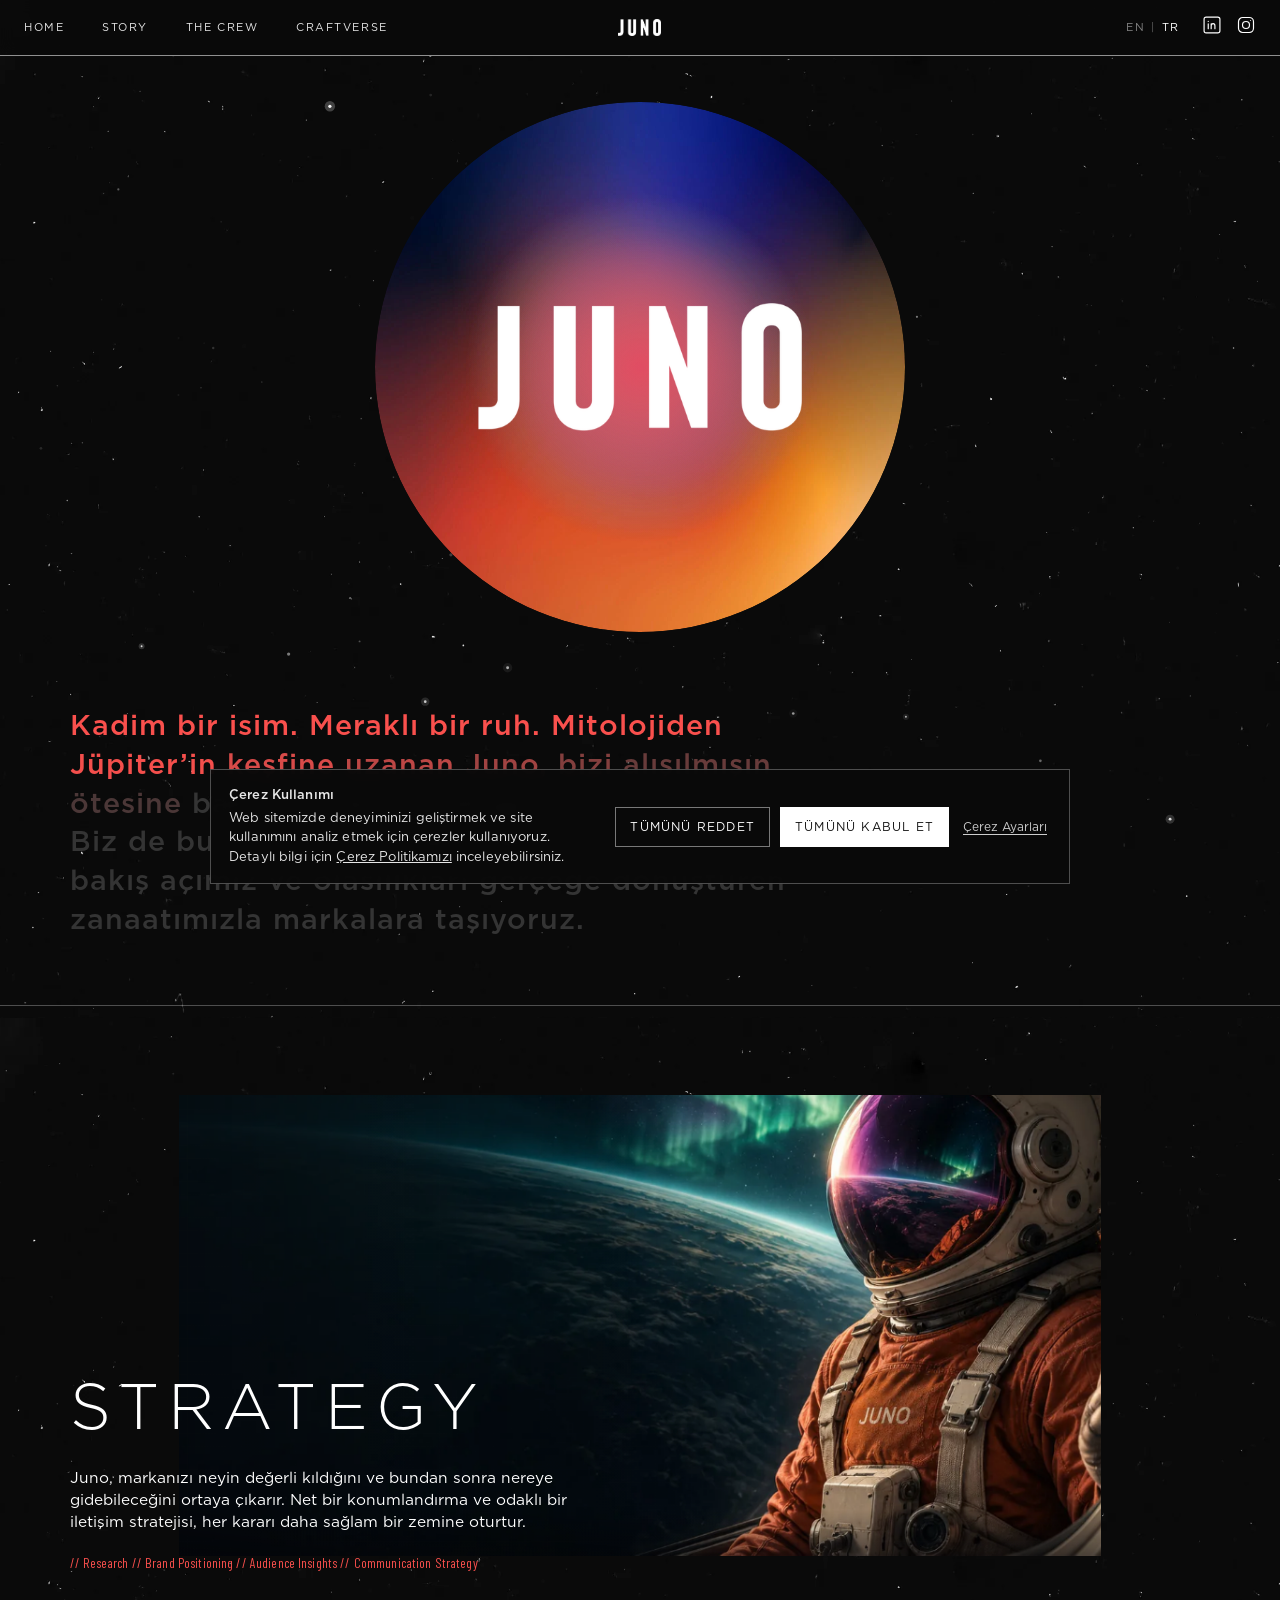
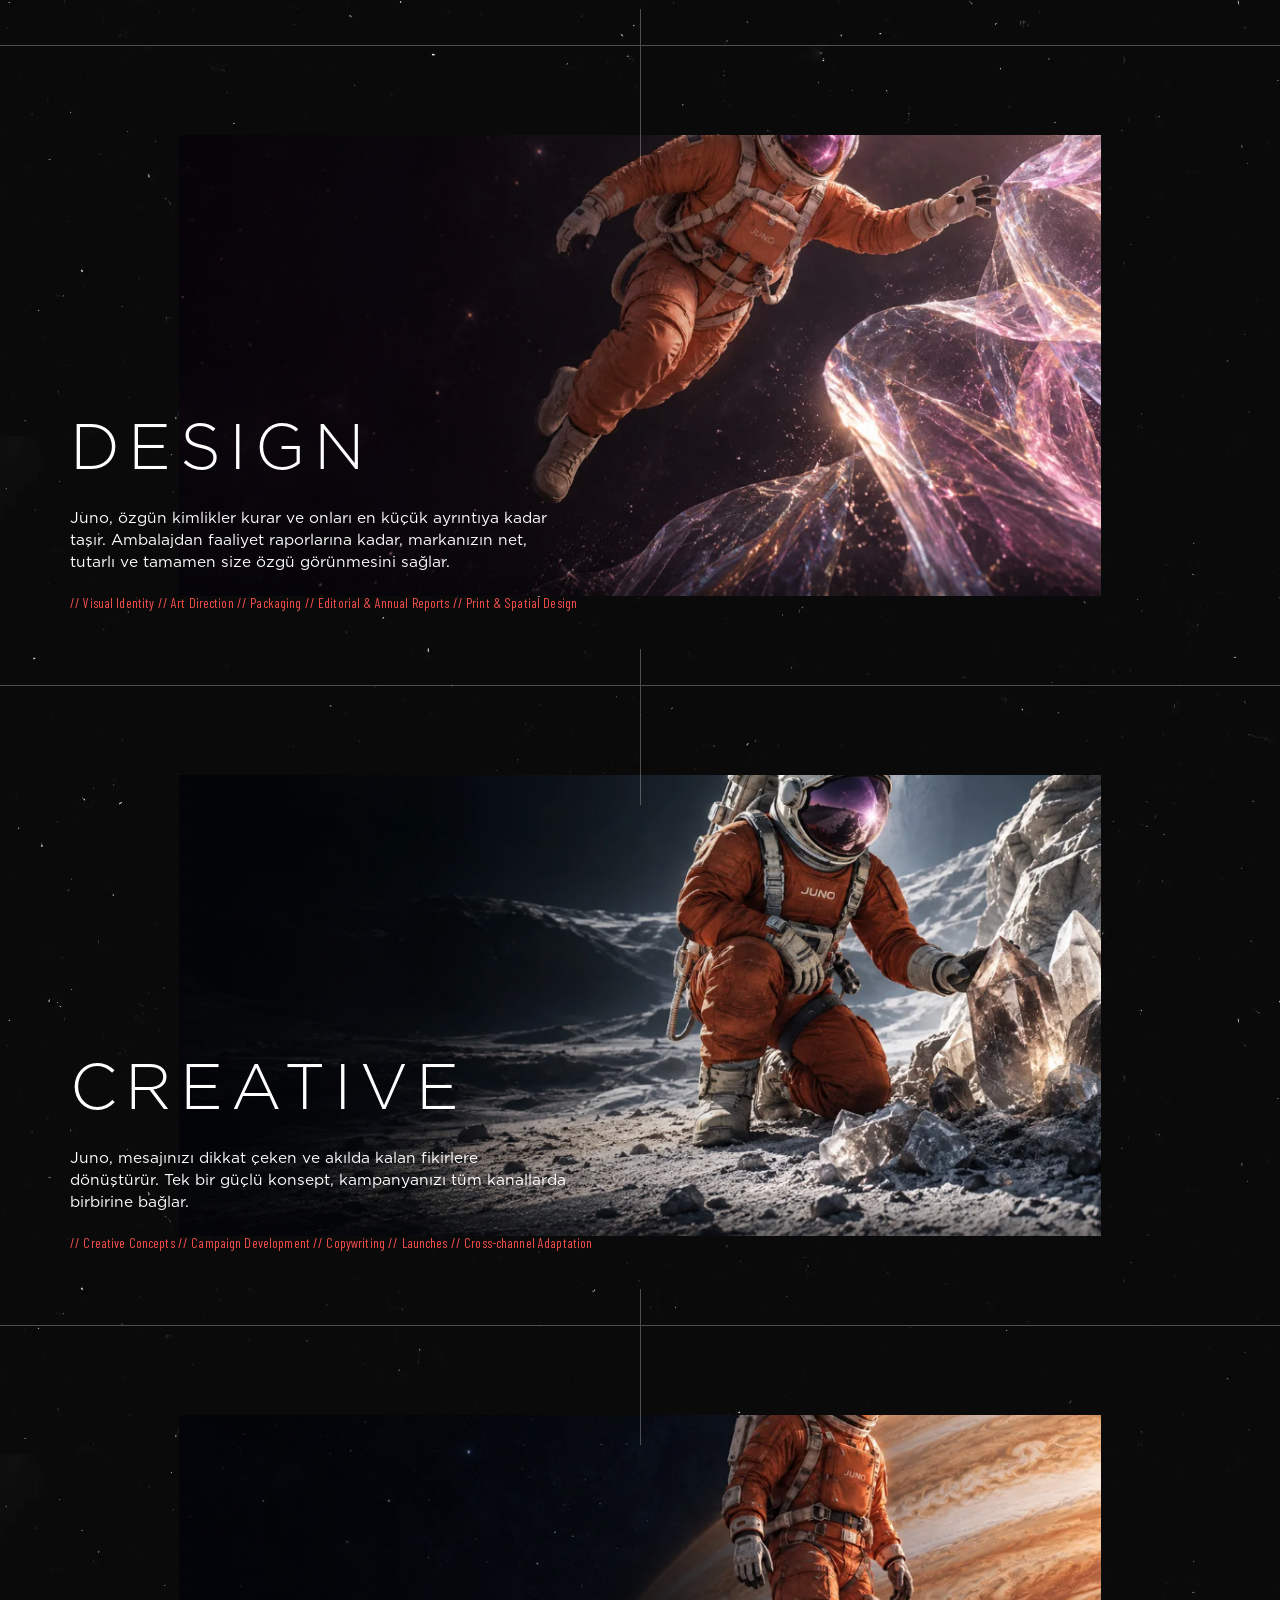
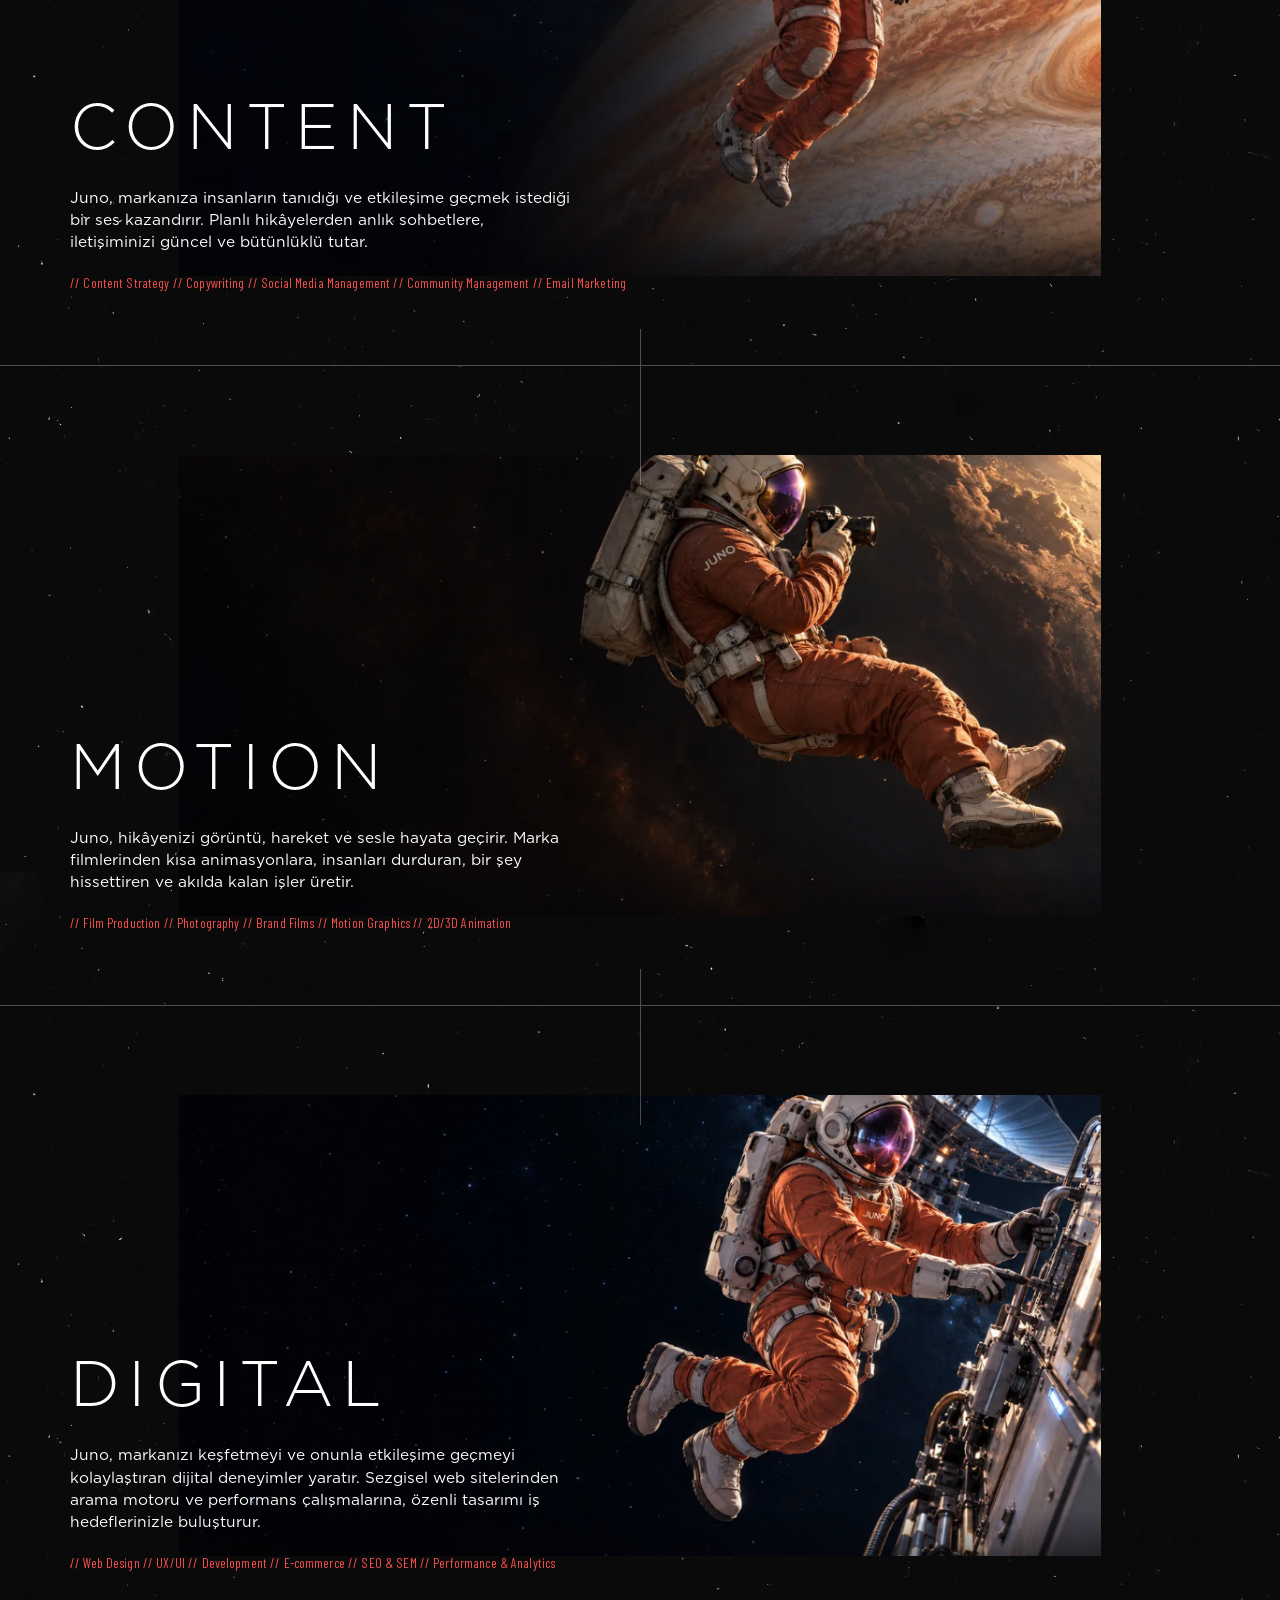
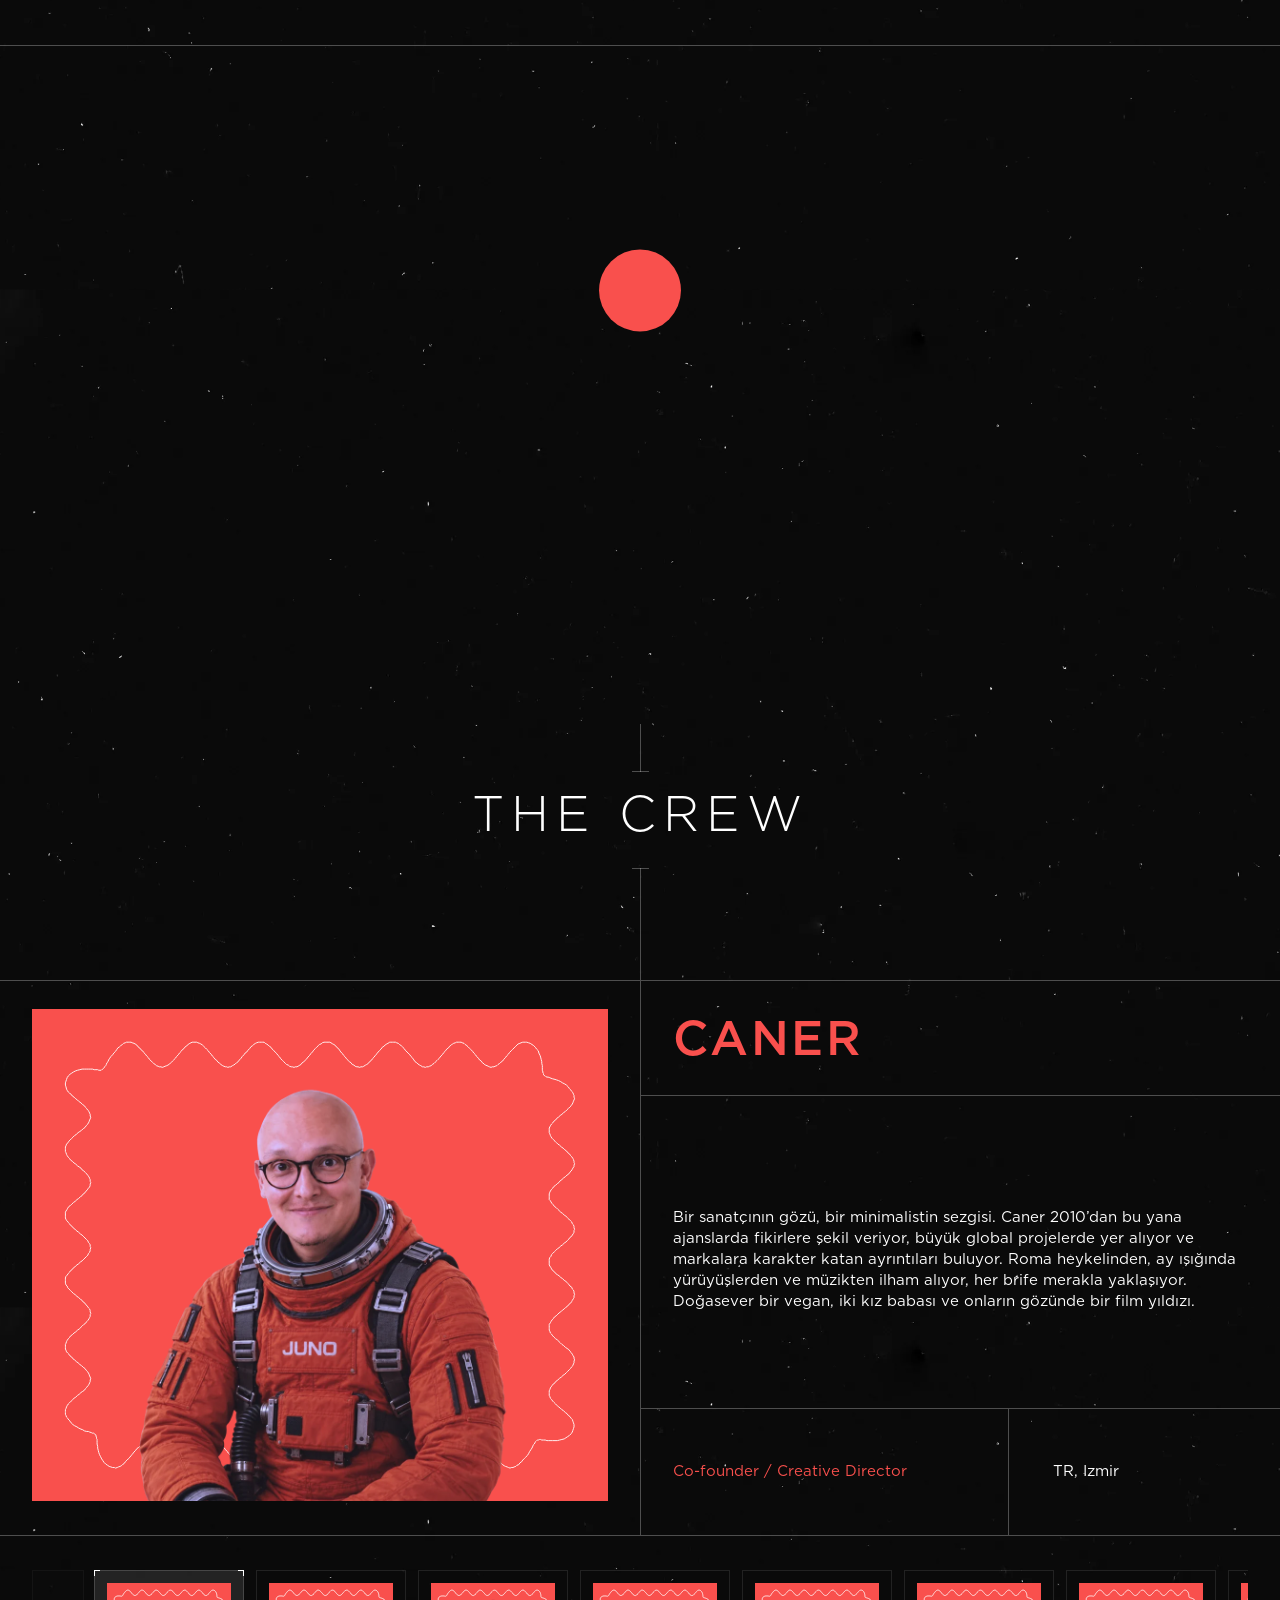
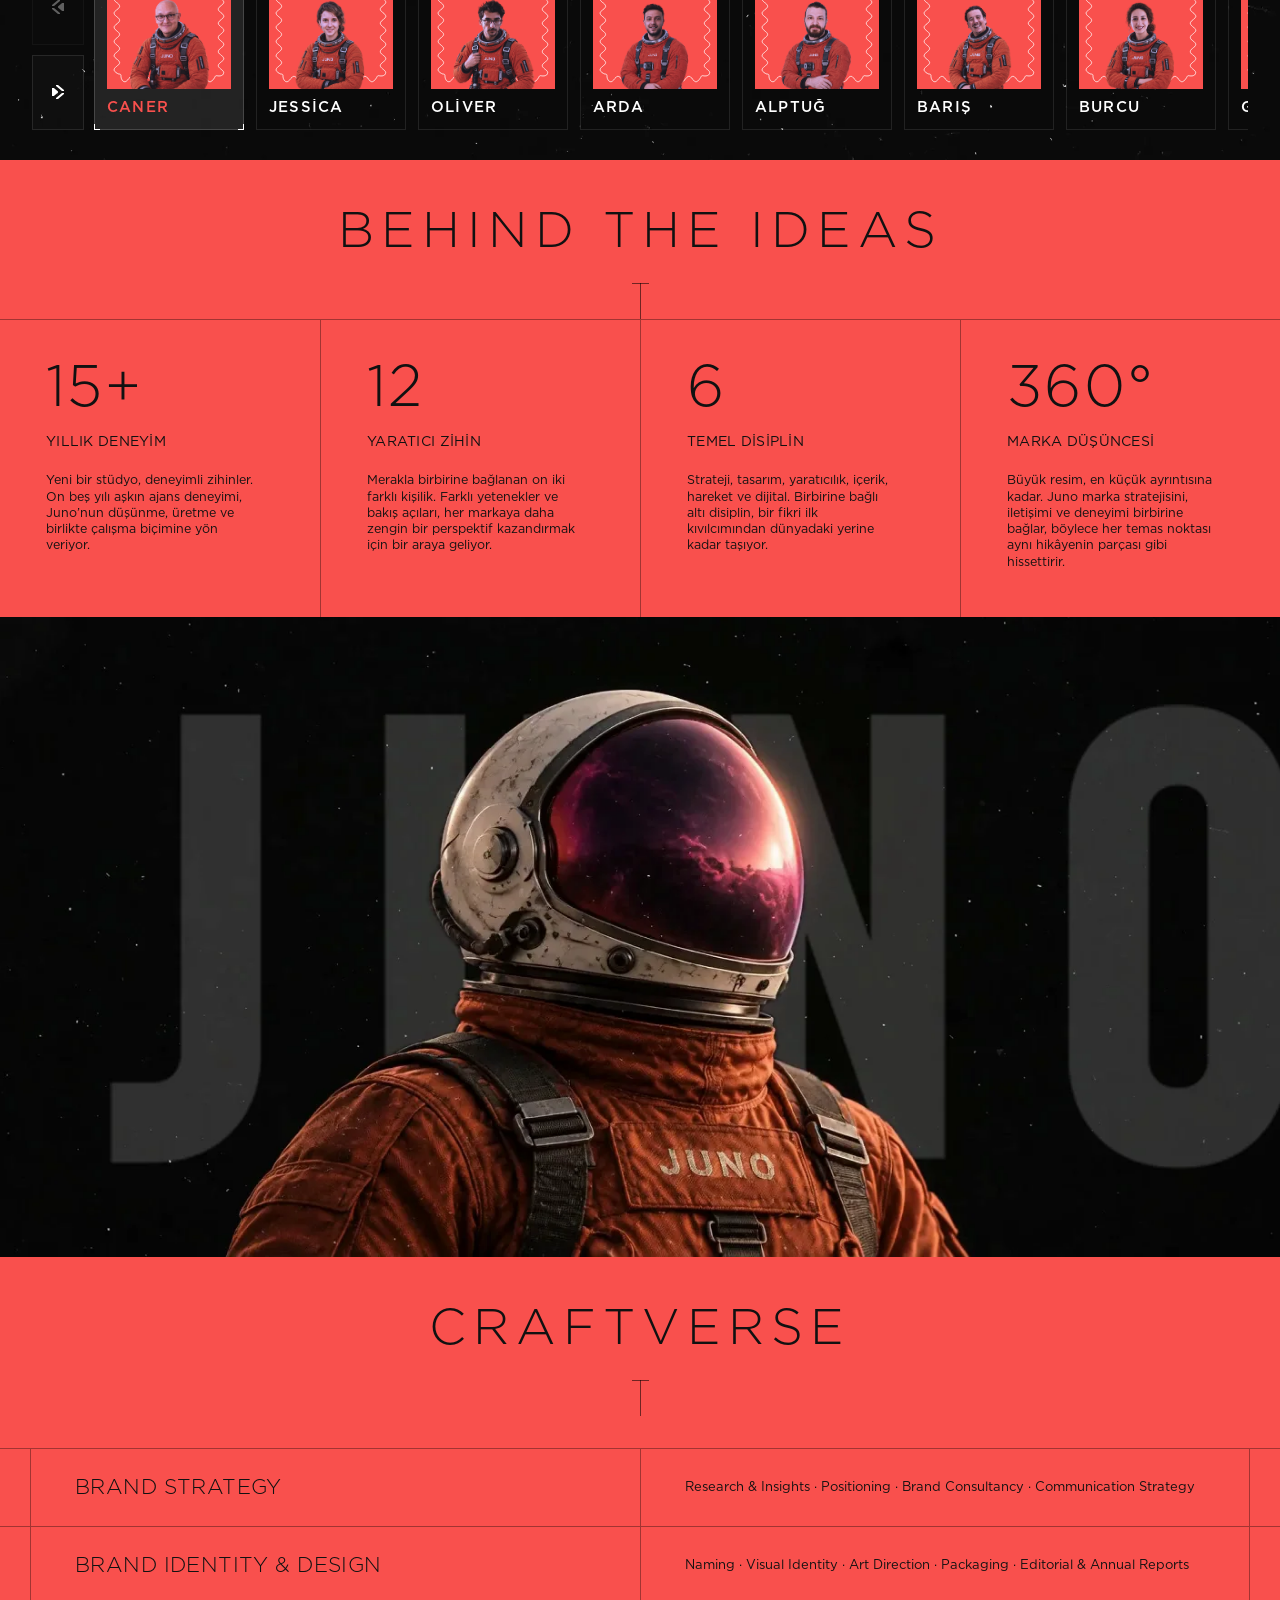
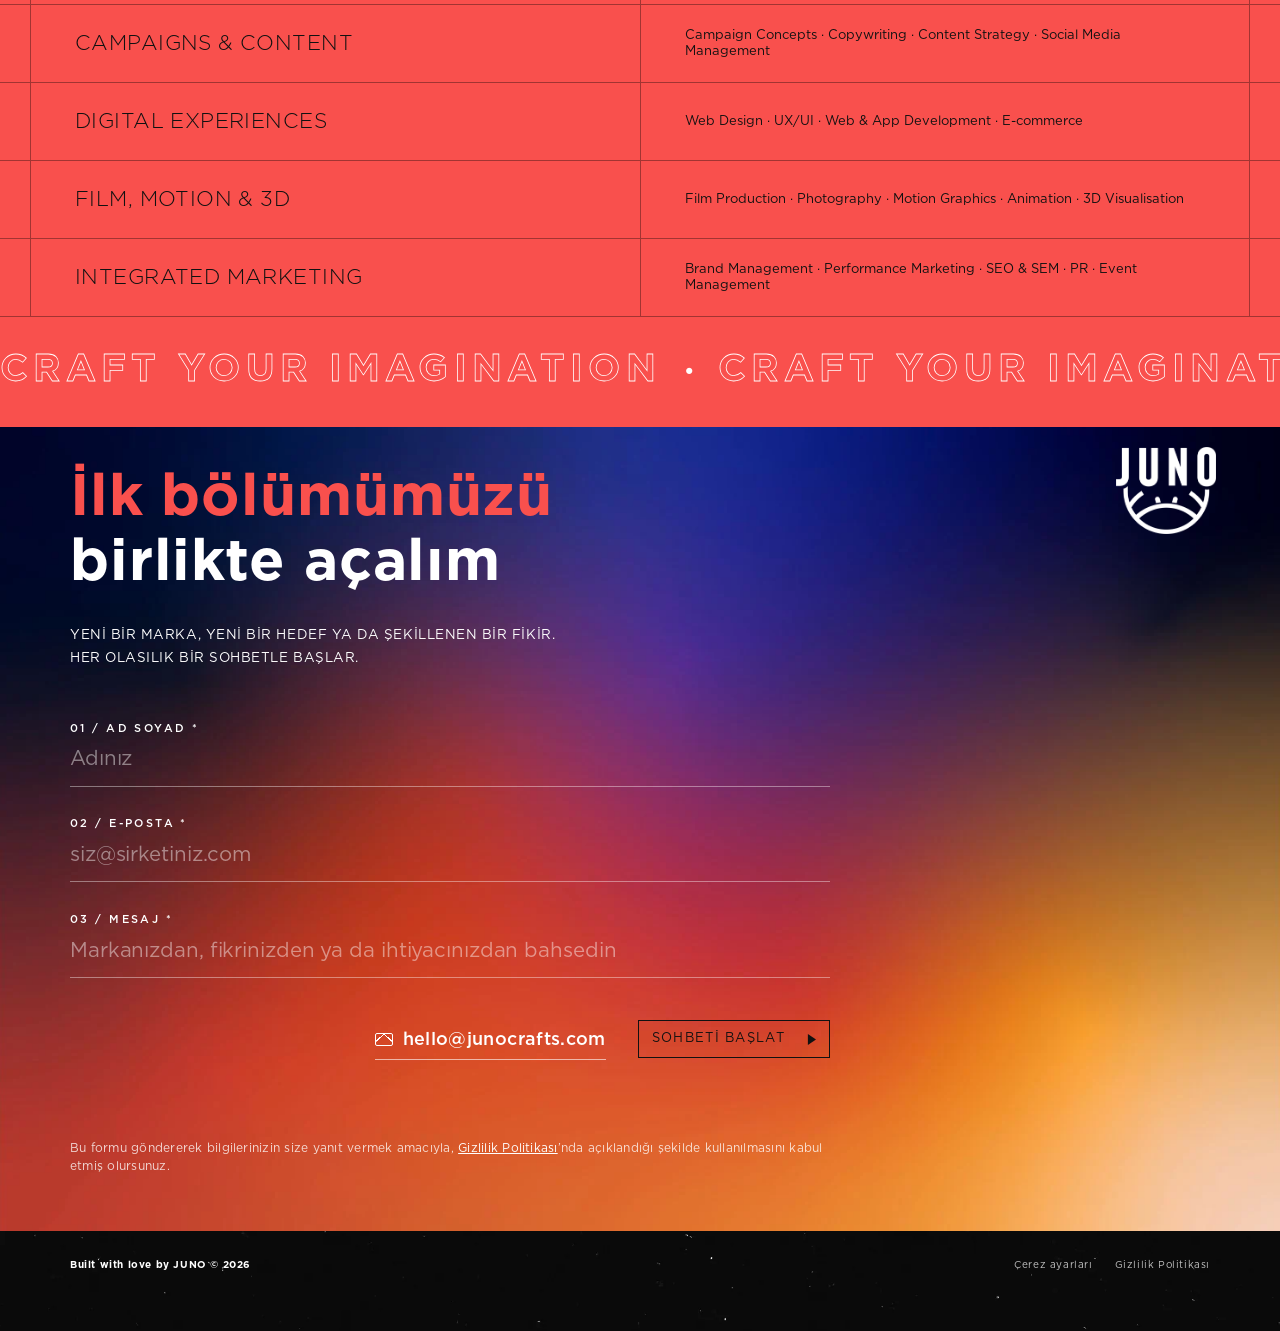
<file: tr/index.html>
<!doctype html>
<html lang="tr" translate="no" class="notranslate" data-root="../">
<head>
  <meta charset="utf-8">
  <meta name="google" content="notranslate"><!-- no automatic browser translation: Turkish is on the EN | TR switch -->
  <meta name="viewport" content="width=device-width, initial-scale=1">
  <title>JUNO | Craft your imagination</title>
  <meta name="description" content="Juno; strateji, tasarım, yaratıcı fikir, içerik, hareket ve dijital alanlarında çalışan bir yaratıcı stüdyo. 15 yılı aşkın deneyim, taze bir bakış ve olasılıkları gerçeğe dönüştüren bir zanaat ortaya koyuyor.">
  <meta name="theme-color" content="#0a0a0a">
  <!-- link preview (WhatsApp, LinkedIn, iMessage...) -->
  <meta property="og:type" content="website">
  <meta property="og:site_name" content="JUNO">
  <meta property="og:title" content="JUNO | Craft your imagination">
  <meta property="og:description" content="Juno; strateji, tasarım, yaratıcı fikir, içerik, hareket ve dijital alanlarında çalışan bir yaratıcı stüdyo. 15 yılı aşkın deneyim, taze bir bakış ve olasılıkları gerçeğe dönüştüren bir zanaat ortaya koyuyor.">
  <meta property="og:url" content="https://junocrafts.com/tr/">
  <meta property="og:locale" content="tr_TR">
  <meta property="og:image" content="https://junocrafts.com/assets/img/og-juno.jpg">
  <meta property="og:image:width" content="1200">
  <meta property="og:image:height" content="630">
  <meta property="og:image:alt" content="Yıldızlı bir gökyüzünde parlayan gezegen üzerinde JUNO logosu">
  <meta name="twitter:card" content="summary_large_image">
  <link rel="icon" href="../assets/logo/juno-symbol.webp">
  <link rel="alternate" hreflang="en" href="https://junocrafts.com/">
  <link rel="alternate" hreflang="tr" href="https://junocrafts.com/tr/">
  <link rel="stylesheet" href="../assets/css/style.css?v=24">
</head>
<body>

<!-- ============ NAV ============ -->
<header class="nav">
  <nav lang="en" class="nav__links" aria-label="Main">
    <a href="#home">Home</a>
    <a href="#story">Story</a>
    <a href="#crew">The Crew</a>
    <a href="#craftverse">Craftverse</a>
  </nav>
  <a class="nav__logo" href="#home" aria-label="Juno home"><i aria-hidden="true"></i></a>
  <div class="nav__social">
    <div class="nav__lang" aria-label="Dil"><a href="../" data-lang="en" hreflang="en" lang="en">EN</a><span aria-hidden="true">|</span><a href="./" data-lang="tr" hreflang="tr" aria-current="true">TR</a></div>
    <a href="https://www.linkedin.com/company/juno-agency/" target="_blank" rel="noopener" aria-label="LinkedIn"><svg viewBox="0 0 24 24"><rect x="2.5" y="2.5" width="19" height="19" rx="2.5"/><path d="M7.5 10.5v6M7.5 7.6v.1M11 16.5v-6M11 13c0-1.6 1-2.6 2.4-2.6s2.1.9 2.1 2.6v3.5"/></svg></a>
    <a href="https://www.instagram.com/wearejunos/" target="_blank" rel="noopener" aria-label="Instagram"><svg viewBox="0 0 24 24"><rect x="3" y="3" width="18" height="18" rx="5"/><circle cx="12" cy="12" r="4.2"/><circle cx="17.3" cy="6.7" r=".6" class="fill"/></svg></a>
  </div>
  <button class="nav__toggle" aria-label="Menüyü aç" aria-expanded="false"><span></span><span></span></button>
</header>

<!-- wavy stamp frame, drawn inline so the stroke stays 1px at every size -->
<svg width="0" height="0" style="position:absolute" aria-hidden="true"><defs><path id="stamp-wave" d="M14.0 8.0 L14.2 7.7 L14.5 7.4 L14.7 7.1 L14.9 6.8 L15.2 6.6 L15.4 6.4 L15.7 6.2 L15.9 6.0 L16.2 5.9 L16.4 5.8 L16.7 5.8 L16.9 5.8 L17.2 5.8 L17.4 5.9 L17.7 6.0 L17.9 6.1 L18.2 6.3 L18.4 6.6 L18.7 6.8 L18.9 7.1 L19.2 7.3 L19.4 7.6 L19.7 7.9 L19.9 8.2 L20.2 8.5 L20.4 8.8 L20.7 9.1 L20.9 9.3 L21.1 9.5 L21.4 9.7 L21.6 9.9 L21.9 10.0 L22.1 10.1 L22.4 10.1 L22.6 10.2 L22.9 10.1 L23.1 10.0 L23.4 9.9 L23.6 9.8 L23.9 9.6 L24.1 9.4 L24.4 9.1 L24.6 8.9 L24.9 8.6 L25.1 8.3 L25.4 8.0 L25.6 7.7 L25.9 7.4 L26.1 7.1 L26.4 6.9 L26.6 6.6 L26.9 6.4 L27.1 6.2 L27.4 6.0 L27.6 5.9 L27.8 5.8 L28.1 5.8 L28.3 5.8 L28.6 5.8 L28.8 5.9 L29.1 6.0 L29.3 6.1 L29.6 6.3 L29.8 6.5 L30.1 6.8 L30.3 7.0 L30.6 7.3 L30.8 7.6 L31.1 7.9 L31.3 8.2 L31.6 8.5 L31.8 8.8 L32.1 9.0 L32.3 9.3 L32.6 9.5 L32.8 9.7 L33.1 9.9 L33.3 10.0 L33.6 10.1 L33.8 10.1 L34.0 10.2 L34.3 10.1 L34.5 10.1 L34.8 9.9 L35.0 9.8 L35.3 9.6 L35.5 9.4 L35.8 9.2 L36.0 8.9 L36.3 8.6 L36.5 8.3 L36.8 8.0 L37.0 7.7 L37.3 7.5 L37.5 7.2 L37.8 6.9 L38.0 6.6 L38.3 6.4 L38.5 6.2 L38.8 6.0 L39.0 5.9 L39.3 5.8 L39.5 5.8 L39.8 5.8 L40.0 5.8 L40.3 5.8 L40.5 6.0 L40.7 6.1 L41.0 6.3 L41.2 6.5 L41.5 6.7 L41.7 7.0 L42.0 7.3 L42.2 7.5 L42.5 7.8 L42.7 8.1 L43.0 8.4 L43.2 8.7 L43.5 9.0 L43.7 9.2 L44.0 9.5 L44.2 9.7 L44.5 9.8 L44.7 10.0 L45.0 10.1 L45.2 10.1 L45.5 10.2 L45.7 10.1 L46.0 10.1 L46.2 10.0 L46.5 9.8 L46.7 9.7 L46.9 9.4 L47.2 9.2 L47.4 9.0 L47.7 8.7 L47.9 8.4 L48.2 8.1 L48.4 7.8 L48.7 7.5 L48.9 7.2 L49.2 6.9 L49.4 6.7 L49.7 6.4 L49.9 6.2 L50.2 6.1 L50.4 5.9 L50.7 5.8 L50.9 5.8 L51.2 5.8 L51.4 5.8 L51.7 5.8 L51.9 5.9 L52.2 6.1 L52.4 6.2 L52.7 6.4 L52.9 6.7 L53.2 6.9 L53.4 7.2 L53.6 7.5 L53.9 7.8 L54.1 8.1 L54.4 8.4 L54.6 8.7 L54.9 9.0 L55.1 9.2 L55.4 9.4 L55.6 9.7 L55.9 9.8 L56.1 10.0 L56.4 10.1 L56.6 10.1 L56.9 10.2 L57.1 10.1 L57.4 10.1 L57.6 10.0 L57.9 9.8 L58.1 9.7 L58.4 9.5 L58.6 9.2 L58.9 9.0 L59.1 8.7 L59.4 8.4 L59.6 8.1 L59.9 7.8 L60.1 7.5 L60.3 7.3 L60.6 7.0 L60.8 6.7 L61.1 6.5 L61.3 6.3 L61.6 6.1 L61.8 6.0 L62.1 5.8 L62.3 5.8 L62.6 5.8 L62.8 5.8 L63.1 5.8 L63.3 5.9 L63.6 6.0 L63.8 6.2 L64.1 6.4 L64.3 6.6 L64.6 6.9 L64.8 7.2 L65.1 7.5 L65.3 7.7 L65.6 8.0 L65.8 8.3 L66.1 8.6 L66.3 8.9 L66.5 9.2 L66.8 9.4 L67.0 9.6 L67.3 9.8 L67.5 9.9 L67.8 10.1 L68.0 10.1 L68.3 10.2 L68.5 10.1 L68.8 10.1 L69.0 10.0 L69.3 9.9 L69.5 9.7 L69.8 9.5 L70.0 9.3 L70.3 9.0 L70.5 8.8 L70.8 8.5 L71.0 8.2 L71.3 7.9 L71.5 7.6 L71.8 7.3 L72.0 7.0 L72.3 6.8 L72.5 6.5 L72.8 6.3 L73.0 6.1 L73.2 6.0 L73.5 5.9 L73.7 5.8 L74.0 5.8 L74.2 5.8 L74.5 5.8 L74.7 5.9 L75.0 6.0 L75.2 6.2 L75.5 6.4 L75.7 6.6 L76.0 6.9 L76.2 7.1 L76.5 7.4 L76.7 7.7 L77.0 8.0 L77.2 8.3 L77.5 8.6 L77.7 8.9 L78.0 9.1 L78.2 9.4 L78.5 9.6 L78.7 9.8 L79.0 9.9 L79.2 10.0 L79.4 10.1 L79.7 10.2 L79.9 10.1 L80.2 10.1 L80.4 10.0 L80.7 9.9 L80.9 9.7 L81.2 9.5 L81.4 9.3 L81.7 9.1 L81.9 8.8 L82.2 8.5 L82.4 8.2 L82.7 7.9 L82.9 7.6 L83.2 7.3 L83.4 7.1 L83.7 6.8 L83.9 6.6 L84.2 6.3 L84.4 6.1 L84.7 6.0 L84.9 5.9 L85.2 5.8 L85.4 5.8 L85.7 5.8 L85.9 5.8 L86.2 5.9 L86.5 6.0 L86.8 6.2 L87.1 6.4 L87.4 6.7 L87.6 7.0 L87.9 7.3 L88.0 7.7 L88.2 8.1 L88.3 8.4 L88.4 8.8 L88.5 9.2 L88.5 9.5 L88.6 9.9 L88.6 10.2 L88.6 10.5 L88.6 10.7 L88.7 11.0 L88.7 11.2 L88.8 11.3 L88.8 11.5 L88.9 11.6 L89.1 11.7 L89.2 11.8 L89.4 11.9 L89.6 11.9 L89.9 12.0 L90.1 12.1 L90.4 12.2 L90.8 12.3 L91.1 12.4 L91.4 12.5 L91.8 12.7 L92.1 12.9 L92.5 13.1 L92.8 13.3 L93.1 13.6 L93.3 13.9 L93.5 14.1 L93.7 14.4 L93.9 14.6 L94.0 14.9 L94.1 15.1 L94.1 15.4 L94.2 15.6 L94.1 15.9 L94.0 16.1 L93.9 16.4 L93.8 16.6 L93.6 16.9 L93.4 17.1 L93.1 17.4 L92.9 17.6 L92.6 17.9 L92.3 18.1 L92.0 18.4 L91.7 18.6 L91.4 18.9 L91.1 19.1 L90.9 19.4 L90.6 19.6 L90.4 19.9 L90.2 20.1 L90.0 20.4 L89.9 20.6 L89.8 20.8 L89.8 21.1 L89.8 21.3 L89.8 21.6 L89.9 21.8 L90.0 22.1 L90.1 22.3 L90.3 22.6 L90.5 22.8 L90.8 23.1 L91.0 23.3 L91.3 23.6 L91.6 23.8 L91.9 24.1 L92.2 24.3 L92.5 24.6 L92.8 24.8 L93.0 25.1 L93.3 25.3 L93.5 25.6 L93.7 25.8 L93.9 26.1 L94.0 26.3 L94.1 26.6 L94.1 26.8 L94.2 27.0 L94.1 27.3 L94.1 27.5 L93.9 27.8 L93.8 28.0 L93.6 28.3 L93.4 28.5 L93.2 28.8 L92.9 29.0 L92.6 29.3 L92.3 29.5 L92.0 29.8 L91.7 30.0 L91.5 30.3 L91.2 30.5 L90.9 30.8 L90.6 31.0 L90.4 31.3 L90.2 31.5 L90.0 31.8 L89.9 32.0 L89.8 32.3 L89.8 32.5 L89.8 32.8 L89.8 33.0 L89.8 33.3 L90.0 33.5 L90.1 33.7 L90.3 34.0 L90.5 34.2 L90.7 34.5 L91.0 34.7 L91.3 35.0 L91.5 35.2 L91.8 35.5 L92.1 35.7 L92.4 36.0 L92.7 36.2 L93.0 36.5 L93.2 36.7 L93.5 37.0 L93.7 37.2 L93.8 37.5 L94.0 37.7 L94.1 38.0 L94.1 38.2 L94.2 38.5 L94.1 38.7 L94.1 39.0 L94.0 39.2 L93.8 39.5 L93.7 39.7 L93.4 39.9 L93.2 40.2 L93.0 40.4 L92.7 40.7 L92.4 40.9 L92.1 41.2 L91.8 41.4 L91.5 41.7 L91.2 41.9 L90.9 42.2 L90.7 42.4 L90.4 42.7 L90.2 42.9 L90.1 43.2 L89.9 43.4 L89.8 43.7 L89.8 43.9 L89.8 44.2 L89.8 44.4 L89.8 44.7 L89.9 44.9 L90.1 45.2 L90.2 45.4 L90.4 45.7 L90.7 45.9 L90.9 46.2 L91.2 46.4 L91.5 46.6 L91.8 46.9 L92.1 47.1 L92.4 47.4 L92.7 47.6 L93.0 47.9 L93.2 48.1 L93.4 48.4 L93.7 48.6 L93.8 48.9 L94.0 49.1 L94.1 49.4 L94.1 49.6 L94.2 49.9 L94.1 50.1 L94.1 50.4 L94.0 50.6 L93.8 50.9 L93.7 51.1 L93.5 51.4 L93.2 51.6 L93.0 51.9 L92.7 52.1 L92.4 52.4 L92.1 52.6 L91.8 52.9 L91.5 53.1 L91.3 53.3 L91.0 53.6 L90.7 53.8 L90.5 54.1 L90.3 54.3 L90.1 54.6 L90.0 54.8 L89.8 55.1 L89.8 55.3 L89.8 55.6 L89.8 55.8 L89.8 56.1 L89.9 56.3 L90.0 56.6 L90.2 56.8 L90.4 57.1 L90.6 57.3 L90.9 57.6 L91.2 57.8 L91.5 58.1 L91.7 58.3 L92.0 58.6 L92.3 58.8 L92.6 59.1 L92.9 59.3 L93.2 59.5 L93.4 59.8 L93.6 60.0 L93.8 60.3 L93.9 60.5 L94.1 60.8 L94.1 61.0 L94.2 61.3 L94.1 61.5 L94.1 61.8 L94.0 62.0 L93.9 62.3 L93.7 62.5 L93.5 62.8 L93.3 63.0 L93.0 63.3 L92.8 63.5 L92.5 63.8 L92.2 64.0 L91.9 64.3 L91.6 64.5 L91.3 64.8 L91.0 65.0 L90.8 65.3 L90.5 65.5 L90.3 65.8 L90.1 66.0 L90.0 66.2 L89.9 66.5 L89.8 66.7 L89.8 67.0 L89.8 67.2 L89.8 67.5 L89.9 67.7 L90.0 68.0 L90.2 68.2 L90.4 68.5 L90.6 68.7 L90.9 69.0 L91.1 69.2 L91.4 69.5 L91.7 69.7 L92.0 70.0 L92.3 70.2 L92.6 70.5 L92.9 70.7 L93.1 71.0 L93.4 71.2 L93.6 71.5 L93.8 71.7 L93.9 72.0 L94.0 72.3 L94.1 72.6 L94.1 73.0 L94.0 73.3 L93.9 73.6 L93.8 73.9 L93.6 74.2 L93.3 74.5 L93.0 74.7 L92.7 74.9 L92.4 75.1 L92.0 75.2 L91.6 75.3 L91.2 75.4 L90.8 75.4 L90.4 75.4 L90.1 75.4 L89.7 75.4 L89.4 75.4 L89.1 75.3 L88.8 75.3 L88.5 75.3 L88.3 75.2 L88.1 75.2 L87.9 75.3 L87.8 75.3 L87.6 75.4 L87.5 75.5 L87.4 75.6 L87.3 75.8 L87.2 76.0 L87.0 76.2 L86.9 76.5 L86.8 76.7 L86.6 77.0 L86.4 77.3 L86.2 77.7 L86.0 78.0 L85.7 78.3 L85.5 78.5 L85.2 78.8 L85.0 79.1 L84.7 79.3 L84.5 79.6 L84.2 79.7 L84.0 79.9 L83.7 80.0 L83.5 80.1 L83.2 80.1 L83.0 80.2 L82.7 80.1 L82.5 80.0 L82.2 79.9 L82.0 79.8 L81.7 79.6 L81.5 79.4 L81.2 79.1 L81.0 78.8 L80.7 78.6 L80.5 78.3 L80.2 78.0 L80.0 77.7 L79.8 77.4 L79.5 77.1 L79.3 76.8 L79.0 76.6 L78.8 76.4 L78.5 76.2 L78.3 76.0 L78.0 75.9 L77.8 75.8 L77.5 75.8 L77.3 75.8 L77.0 75.8 L76.8 75.9 L76.5 76.0 L76.3 76.1 L76.0 76.3 L75.8 76.5 L75.5 76.8 L75.3 77.0 L75.0 77.3 L74.8 77.6 L74.5 77.9 L74.3 78.2 L74.0 78.5 L73.8 78.8 L73.6 79.1 L73.3 79.3 L73.1 79.5 L72.8 79.7 L72.6 79.9 L72.3 80.0 L72.1 80.1 L71.8 80.1 L71.6 80.2 L71.3 80.1 L71.1 80.0 L70.8 79.9 L70.6 79.8 L70.3 79.6 L70.1 79.4 L69.8 79.2 L69.6 78.9 L69.3 78.6 L69.1 78.3 L68.8 78.0 L68.6 77.7 L68.3 77.4 L68.1 77.1 L67.8 76.9 L67.6 76.6 L67.3 76.4 L67.1 76.2 L66.9 76.0 L66.6 75.9 L66.4 75.8 L66.1 75.8 L65.9 75.8 L65.6 75.8 L65.4 75.9 L65.1 76.0 L64.9 76.1 L64.6 76.3 L64.4 76.5 L64.1 76.7 L63.9 77.0 L63.6 77.3 L63.4 77.6 L63.1 77.9 L62.9 78.2 L62.6 78.5 L62.4 78.7 L62.1 79.0 L61.9 79.3 L61.6 79.5 L61.4 79.7 L61.1 79.9 L60.9 80.0 L60.7 80.1 L60.4 80.1 L60.2 80.2 L59.9 80.1 L59.7 80.1 L59.4 80.0 L59.2 79.8 L58.9 79.6 L58.7 79.4 L58.4 79.2 L58.2 78.9 L57.9 78.7 L57.7 78.4 L57.4 78.1 L57.2 77.8 L56.9 77.5 L56.7 77.2 L56.4 76.9 L56.2 76.7 L55.9 76.4 L55.7 76.2 L55.4 76.1 L55.2 75.9 L54.9 75.8 L54.7 75.8 L54.4 75.8 L54.2 75.8 L54.0 75.8 L53.7 75.9 L53.5 76.1 L53.2 76.3 L53.0 76.5 L52.7 76.7 L52.5 77.0 L52.2 77.2 L52.0 77.5 L51.7 77.8 L51.5 78.1 L51.2 78.4 L51.0 78.7 L50.7 79.0 L50.5 79.2 L50.2 79.5 L50.0 79.7 L49.7 79.8 L49.5 80.0 L49.2 80.1 L49.0 80.1 L48.7 80.2 L48.5 80.1 L48.2 80.1 L48.0 80.0 L47.8 79.8 L47.5 79.7 L47.3 79.5 L47.0 79.2 L46.8 79.0 L46.5 78.7 L46.3 78.4 L46.0 78.1 L45.8 77.8 L45.5 77.5 L45.3 77.2 L45.0 77.0 L44.8 76.7 L44.5 76.5 L44.3 76.3 L44.0 76.1 L43.8 75.9 L43.5 75.8 L43.3 75.8 L43.0 75.8 L42.8 75.8 L42.5 75.8 L42.3 75.9 L42.0 76.1 L41.8 76.2 L41.5 76.4 L41.3 76.7 L41.1 76.9 L40.8 77.2 L40.6 77.5 L40.3 77.8 L40.1 78.1 L39.8 78.4 L39.6 78.7 L39.3 78.9 L39.1 79.2 L38.8 79.4 L38.6 79.6 L38.3 79.8 L38.1 80.0 L37.8 80.1 L37.6 80.1 L37.3 80.2 L37.1 80.1 L36.8 80.1 L36.6 80.0 L36.3 79.9 L36.1 79.7 L35.8 79.5 L35.6 79.3 L35.3 79.0 L35.1 78.7 L34.8 78.5 L34.6 78.2 L34.4 77.9 L34.1 77.6 L33.9 77.3 L33.6 77.0 L33.4 76.7 L33.1 76.5 L32.9 76.3 L32.6 76.1 L32.4 76.0 L32.1 75.9 L31.9 75.8 L31.6 75.8 L31.4 75.8 L31.1 75.8 L30.9 75.9 L30.6 76.0 L30.4 76.2 L30.1 76.4 L29.9 76.6 L29.6 76.9 L29.4 77.1 L29.1 77.4 L28.9 77.7 L28.6 78.0 L28.4 78.3 L28.2 78.6 L27.9 78.9 L27.7 79.2 L27.4 79.4 L27.2 79.6 L26.9 79.8 L26.7 79.9 L26.4 80.0 L26.2 80.1 L25.9 80.2 L25.7 80.1 L25.4 80.1 L25.2 80.0 L24.9 79.9 L24.7 79.7 L24.4 79.5 L24.2 79.3 L23.9 79.1 L23.7 78.8 L23.4 78.5 L23.2 78.2 L22.9 77.9 L22.7 77.6 L22.4 77.3 L22.2 77.0 L21.9 76.8 L21.7 76.5 L21.5 76.3 L21.2 76.1 L21.0 76.0 L20.7 75.9 L20.5 75.8 L20.2 75.8 L20.0 75.8 L19.7 75.8 L19.5 75.9 L19.2 76.0 L19.0 76.2 L18.7 76.4 L18.5 76.6 L18.2 76.8 L18.0 77.1 L17.7 77.4 L17.5 77.7 L17.2 78.0 L17.0 78.3 L16.7 78.6 L16.5 78.8 L16.2 79.1 L16.0 79.4 L15.7 79.6 L15.5 79.8 L15.3 79.9 L15.0 80.0 L14.8 80.1 L14.5 80.2 L14.3 80.1 L14.0 80.1 L13.7 80.0 L13.4 79.9 L13.1 79.7 L12.8 79.5 L12.5 79.2 L12.3 78.9 L12.1 78.6 L11.9 78.2 L11.7 77.8 L11.6 77.5 L11.5 77.1 L11.4 76.7 L11.4 76.4 L11.3 76.0 L11.3 75.7 L11.3 75.4 L11.3 75.2 L11.2 75.0 L11.2 74.8 L11.1 74.6 L11.1 74.4 L11.0 74.3 L10.8 74.2 L10.7 74.1 L10.5 74.1 L10.3 74.0 L10.0 73.9 L9.8 73.8 L9.5 73.8 L9.1 73.7 L8.8 73.5 L8.5 73.4 L8.1 73.2 L7.8 73.0 L7.4 72.8 L7.1 72.6 L6.8 72.3 L6.6 72.0 L6.4 71.8 L6.2 71.5 L6.0 71.3 L5.9 71.0 L5.8 70.8 L5.8 70.5 L5.8 70.3 L5.8 70.0 L5.9 69.8 L6.0 69.5 L6.1 69.3 L6.3 69.0 L6.5 68.8 L6.8 68.5 L7.0 68.3 L7.3 68.0 L7.6 67.8 L7.9 67.5 L8.2 67.3 L8.5 67.0 L8.8 66.8 L9.1 66.6 L9.3 66.3 L9.5 66.1 L9.7 65.8 L9.9 65.6 L10.0 65.3 L10.1 65.1 L10.1 64.8 L10.2 64.6 L10.1 64.3 L10.0 64.1 L9.9 63.8 L9.8 63.6 L9.6 63.3 L9.4 63.1 L9.2 62.8 L8.9 62.6 L8.6 62.3 L8.3 62.1 L8.0 61.8 L7.7 61.6 L7.4 61.3 L7.1 61.1 L6.9 60.8 L6.6 60.6 L6.4 60.3 L6.2 60.1 L6.0 59.9 L5.9 59.6 L5.8 59.4 L5.8 59.1 L5.8 58.9 L5.8 58.6 L5.9 58.4 L6.0 58.1 L6.1 57.9 L6.3 57.6 L6.5 57.4 L6.7 57.1 L7.0 56.9 L7.3 56.6 L7.6 56.4 L7.9 56.1 L8.2 55.9 L8.5 55.6 L8.7 55.4 L9.0 55.1 L9.3 54.9 L9.5 54.6 L9.7 54.4 L9.9 54.1 L10.0 53.9 L10.1 53.7 L10.1 53.4 L10.2 53.2 L10.1 52.9 L10.1 52.7 L10.0 52.4 L9.8 52.2 L9.6 51.9 L9.4 51.7 L9.2 51.4 L8.9 51.2 L8.7 50.9 L8.4 50.7 L8.1 50.4 L7.8 50.2 L7.5 49.9 L7.2 49.7 L6.9 49.4 L6.7 49.2 L6.4 48.9 L6.2 48.7 L6.1 48.4 L5.9 48.2 L5.8 47.9 L5.8 47.7 L5.8 47.4 L5.8 47.2 L5.8 47.0 L5.9 46.7 L6.1 46.5 L6.3 46.2 L6.5 46.0 L6.7 45.7 L7.0 45.5 L7.2 45.2 L7.5 45.0 L7.8 44.7 L8.1 44.5 L8.4 44.2 L8.7 44.0 L9.0 43.7 L9.2 43.5 L9.5 43.2 L9.7 43.0 L9.8 42.7 L10.0 42.5 L10.1 42.2 L10.1 42.0 L10.2 41.7 L10.1 41.5 L10.1 41.2 L10.0 41.0 L9.8 40.8 L9.7 40.5 L9.5 40.3 L9.2 40.0 L9.0 39.8 L8.7 39.5 L8.4 39.3 L8.1 39.0 L7.8 38.8 L7.5 38.5 L7.2 38.3 L7.0 38.0 L6.7 37.8 L6.5 37.5 L6.3 37.3 L6.1 37.0 L5.9 36.8 L5.8 36.5 L5.8 36.3 L5.8 36.0 L5.8 35.8 L5.8 35.5 L5.9 35.3 L6.1 35.0 L6.2 34.8 L6.4 34.5 L6.7 34.3 L6.9 34.1 L7.2 33.8 L7.5 33.6 L7.8 33.3 L8.1 33.1 L8.4 32.8 L8.7 32.6 L8.9 32.3 L9.2 32.1 L9.4 31.8 L9.6 31.6 L9.8 31.3 L10.0 31.1 L10.1 30.8 L10.1 30.6 L10.2 30.3 L10.1 30.1 L10.1 29.8 L10.0 29.6 L9.9 29.3 L9.7 29.1 L9.5 28.8 L9.3 28.6 L9.0 28.3 L8.7 28.1 L8.5 27.8 L8.2 27.6 L7.9 27.4 L7.6 27.1 L7.3 26.9 L7.0 26.6 L6.7 26.4 L6.5 26.1 L6.3 25.9 L6.1 25.6 L6.0 25.4 L5.9 25.1 L5.8 24.9 L5.8 24.6 L5.8 24.4 L5.8 24.1 L5.9 23.9 L6.0 23.6 L6.2 23.4 L6.4 23.1 L6.6 22.9 L6.9 22.6 L7.1 22.4 L7.4 22.1 L7.7 21.9 L8.0 21.6 L8.3 21.4 L8.6 21.2 L8.9 20.9 L9.2 20.7 L9.4 20.4 L9.6 20.2 L9.8 19.9 L9.9 19.7 L10.0 19.4 L10.1 19.2 L10.2 18.9 L10.1 18.7 L10.1 18.4 L10.0 18.2 L9.9 17.9 L9.7 17.7 L9.5 17.4 L9.3 17.2 L9.1 16.9 L8.8 16.7 L8.5 16.4 L8.2 16.2 L7.9 15.9 L7.6 15.7 L7.3 15.4 L7.0 15.2 L6.8 14.9 L6.5 14.7 L6.3 14.5 L6.1 14.2 L6.0 14.0 L5.9 13.6 L5.8 13.3 L5.8 12.9 L5.9 12.6 L6.0 12.3 L6.1 12.0 L6.3 11.7 L6.6 11.4 L6.9 11.2 L7.2 11.0 L7.6 10.8 L7.9 10.7 L8.3 10.6 L8.7 10.5 L9.1 10.5 L9.5 10.5 L9.8 10.5 L10.2 10.5 L10.5 10.5 L10.8 10.6 L11.1 10.6 L11.4 10.6 L11.6 10.7 L11.8 10.7 L12.0 10.7 L12.1 10.6 L12.3 10.5 L12.4 10.4 L12.5 10.3 L12.6 10.1 L12.8 9.9 L12.9 9.7 L13.0 9.4 L13.2 9.2 L13.3 8.9 L13.5 8.6 L13.7 8.3Z" fill="none" stroke="#fff" vector-effect="non-scaling-stroke"/></defs></svg>
<main>

  <!-- ============ HERO ============ -->
  <section id="home" class="hero">
    <!-- Yıldız parıltısı: main.js bu canvas'a minik yanıp sönen yıldızlar çizer -->
    <canvas class="hero__stars" aria-hidden="true"></canvas>
    <!-- HAREKETLİ ALAN: hero küresi. Renkler CSS ile yavaşça dolaşır; ileride kare bir <video> ile değiştirilebilir -->
    <div class="hero__orb" data-motion="hero-orb">
      <img class="hero__orb-media" src="../assets/img/gradient.webp" alt="" width="1584" height="1054">
      <img class="hero__orb-media hero__orb-media--b" src="../assets/img/gradient.webp" alt="" width="1584" height="1054">
      <span class="hero__glow hero__glow--blue" aria-hidden="true"></span>
      <span class="hero__glow hero__glow--purple" aria-hidden="true"></span>
      <span class="hero__glow hero__glow--amber" aria-hidden="true"></span>
      <span class="hero__glow hero__glow--magenta" aria-hidden="true"></span>
      <img class="hero__wordmark" src="../assets/logo/juno-wordmark.webp" alt="JUNO" width="461" height="182">
    </div>
    <p class="hero__intro">Kadim bir isim. Meraklı bir ruh. Mitolojiden Jüpiter’in keşfine uzanan Juno, bizi alışılmışın ötesine bakmaya davet ediyor.<br class="br-wide"> Biz de bu ruhu 15 yılı aşkın deneyimimiz, taze bakış açımız ve olasılıkları gerçeğe dönüştüren zanaatımızla markalara taşıyoruz.</p>
  </section>

  <!-- ============ SERVICES ============ -->
  <!-- HAREKETLİ ALAN: her hizmet bandındaki görsel ileride video olacak (data-motion) -->
  <section class="services" aria-label="What we do">
    <article class="svc" id="strategy">
      <div class="svc__media" data-motion="svc-strategy"><video data-src="../assets/video/strategy-v2.mp4" poster="../assets/img/strategy.webp" muted loop playsinline preload="none" aria-label="Astronaut in an orange JUNO suit looking out of a window at the aurora"></video></div>
      <div class="svc__body">
        <h2 lang="en" class="svc__title">Strategy</h2>
        <p>Juno, markanızı neyin değerli kıldığını ve bundan sonra nereye gidebileceğini ortaya çıkarır. Net bir konumlandırma ve odaklı bir iletişim stratejisi, her kararı daha sağlam bir zemine oturtur.</p>
        <p lang="en" class="tags">//&nbsp;Research //&nbsp;Brand&nbsp;Positioning //&nbsp;Audience&nbsp;Insights //&nbsp;Communication&nbsp;Strategy</p>
      </div>
    </article>
    <article class="svc" id="design">
      <div class="svc__media" data-motion="svc-design"><video data-src="../assets/video/design.mp4" poster="../assets/img/design.webp" muted loop playsinline preload="none" aria-label="Astronaut reaching for a glowing ribbon of light in space"></video></div>
      <div class="svc__body">
        <h2 lang="en" class="svc__title">Design</h2>
        <p>Juno, özgün kimlikler kurar ve onları en küçük ayrıntıya kadar taşır. Ambalajdan faaliyet raporlarına kadar, markanızın net, tutarlı ve tamamen size özgü görünmesini sağlar.</p>
        <p lang="en" class="tags">//&nbsp;Visual&nbsp;Identity //&nbsp;Art&nbsp;Direction //&nbsp;Packaging //&nbsp;Editorial&nbsp;&amp;&nbsp;Annual&nbsp;Reports //&nbsp;Print&nbsp;&amp;&nbsp;Spatial&nbsp;Design</p>
      </div>
    </article>
    <article class="svc" id="creative">
      <div class="svc__media" data-motion="svc-creative"><video data-src="../assets/video/creative-v3.mp4" poster="../assets/img/creative.webp" muted loop playsinline preload="none" aria-label="Astronaut kneeling beside crystals on a lunar surface"></video></div>
      <div class="svc__body">
        <h2 lang="en" class="svc__title">Creative</h2>
        <p>Juno, mesajınızı dikkat çeken ve akılda kalan fikirlere dönüştürür. Tek bir güçlü konsept, kampanyanızı tüm kanallarda birbirine bağlar.</p>
        <p lang="en" class="tags">//&nbsp;Creative&nbsp;Concepts //&nbsp;Campaign&nbsp;Development //&nbsp;Copywriting //&nbsp;Launches //&nbsp;Cross-channel&nbsp;Adaptation</p>
      </div>
    </article>
    <article class="svc" id="content">
      <div class="svc__media" data-motion="svc-content"><video data-src="../assets/video/content-v2.mp4" poster="../assets/img/content.webp" muted loop playsinline preload="none" aria-label="Astronaut floating in front of Jupiter"></video></div>
      <div class="svc__body">
        <h2 lang="en" class="svc__title">Content</h2>
        <p>Juno, markanıza insanların tanıdığı ve etkileşime geçmek istediği bir ses kazandırır. Planlı hikâyelerden anlık sohbetlere, iletişiminizi güncel ve bütünlüklü tutar.</p>
        <p lang="en" class="tags">//&nbsp;Content&nbsp;Strategy //&nbsp;Copywriting //&nbsp;Social&nbsp;Media&nbsp;Management //&nbsp;Community&nbsp;Management //&nbsp;Email&nbsp;Marketing</p>
      </div>
    </article>
    <article class="svc" id="motion">
      <div class="svc__media" data-motion="svc-motion"><video data-src="../assets/video/motion-v5.mp4" poster="../assets/img/motion.webp" muted loop playsinline preload="none" aria-label="Astronaut with a camera drifting above a glowing planet"></video></div>
      <div class="svc__body">
        <h2 lang="en" class="svc__title">Motion</h2>
        <p>Juno, hikâyenizi görüntü, hareket ve sesle hayata geçirir. Marka filmlerinden kısa animasyonlara, insanları durduran, bir şey hissettiren ve akılda kalan işler üretir.</p>
        <p lang="en" class="tags">//&nbsp;Film&nbsp;Production //&nbsp;Photography //&nbsp;Brand&nbsp;Films //&nbsp;Motion&nbsp;Graphics //&nbsp;2D/3D&nbsp;Animation</p>
      </div>
    </article>
    <article class="svc" id="digital">
      <div class="svc__media" data-motion="svc-digital"><video data-src="../assets/video/digital.mp4" poster="../assets/img/digital.webp" muted loop playsinline preload="none" aria-label="Astronaut repairing a satellite dish in orbit"></video></div>
      <div class="svc__body">
        <h2 lang="en" class="svc__title">Digital</h2>
        <p>Juno, markanızı keşfetmeyi ve onunla etkileşime geçmeyi kolaylaştıran dijital deneyimler yaratır. Sezgisel web sitelerinden arama motoru ve performans çalışmalarına, özenli tasarımı iş hedeflerinizle buluşturur.</p>
        <p lang="en" class="tags">//&nbsp;Web&nbsp;Design //&nbsp;UX/UI //&nbsp;Development //&nbsp;E-commerce //&nbsp;SEO&nbsp;&amp;&nbsp;SEM //&nbsp;Performance&nbsp;&amp;&nbsp;Analytics</p>
      </div>
    </article>
  </section>

  <!-- ============ STORY ============ -->
  <section id="story" class="story">
    <!-- opening scene: the section opens out of the ring's centre, the ring draws itself, the lines rise in (main.js) -->
    <div class="story__stage">
      <img class="ghost ghost--light" src="../assets/logo/juno-wordmark.webp" alt="" aria-hidden="true" width="461" height="182">
      <div class="story__ring" aria-hidden="true"><svg viewBox="0 0 100 100"><circle cx="50" cy="50" r="49.9" pathLength="1"/></svg></div>
      <div class="story__inner">
        <h2 lang="en" class="h-section">Story</h2>
        <p>On beş yılı aşkın süre boyunca üretmek, sorgulamak ve yeniden başlamak.<br>Boş bir sayfayı, bir markanın “benim” diyebileceği bir dünyaya dönüştürmek.</p>
        <p>Juno, deneyimli zihinleri yerinde duramayan bir yaratıcı enerjiyle buluşturur. Ayrıntıyı gören, kültürü hisseden ve bir fikrin ne zaman daha ileri taşınmayı hak ettiğini sezen bir ekip.</p>
        <p>Strateji işe amaç verir. Tasarım ona karakter katar.<br>Yakın iş birliği ise onu hayata geçirir.</p>
        <p>Her kararda deneyim var. Her yeni başlangıçta ise ilk eskizin heyecanı.</p>
      </div>
      <span class="vline vline--down" aria-hidden="true"></span>
    </div>
  </section>

  <!-- ============ THE CREW ============ -->
  <section id="crew" class="chars">
    <h2 lang="en" class="h-section">The Crew</h2>
    <span class="vline vline--tick" aria-hidden="true"></span>

    <!-- Seçili karakter kartı: main.js içindeki CHARACTERS listesinden doldurulur -->
    <div class="char" aria-live="polite">
      <div class="char__photo stamp"><svg class="stamp__frame" viewBox="0 0 100 86" preserveAspectRatio="none" aria-hidden="true"><use href="#stamp-wave"/></svg>
        <img id="char-img" src="../assets/team/caner.webp" alt="Caner" width="820" height="920">
      </div>
      <div class="char__info">
        <div class="char__head">
          <h3 id="char-name">Caner</h3>
        </div>
        <p id="char-bio" class="char__bio">Bir sanatçının gözü, bir minimalistin sezgisi. Caner 2010’dan bu yana ajanslarda fikirlere şekil veriyor, büyük global projelerde yer alıyor ve markalara karakter katan ayrıntıları buluyor. Roma heykelinden, ay ışığında yürüyüşlerden ve müzikten ilham alıyor, her brife merakla yaklaşıyor. Doğasever bir vegan, iki kız babası ve onların gözünde bir film yıldızı.</p>
        <div class="char__meta">
          <span id="char-role" class="char__role">Co-founder / Creative Director</span>
          <span id="char-loc">TR, Izmir</span>
        </div>
      </div>
    </div>

    <div class="roster-wrap">
      <div class="roster__controls">
        <button class="roster__arrow roster__arrow--prev" type="button" aria-label="Previous crew members"><i class="corners"><b></b><b></b><b></b><b></b></i><svg viewBox="0 0 14 14" aria-hidden="true"><path d="M7 6.43 2.89 3H1v8h1.89L7 7.57z"/><path d="M5 14v-1l6-5h2v1l-6 5zM5 0v1l6 5h2V5L7 0z"/></svg></button>
        <button class="roster__arrow roster__arrow--next" type="button" aria-label="Next crew members"><i class="corners"><b></b><b></b><b></b><b></b></i><svg viewBox="0 0 14 14" aria-hidden="true"><path d="M7 6.43 2.89 3H1v8h1.89L7 7.57z"/><path d="M5 14v-1l6-5h2v1l-6 5zM5 0v1l6 5h2V5L7 0z"/></svg></button>
      </div>
      <div class="roster" role="tablist" aria-label="Team members"></div>
    </div>
  </section>

  <!-- ============ BEHIND THE IDEAS ============ -->
  <section class="ideas">
    <h2 lang="en" class="h-section h-section--dark">Behind the ideas</h2>
    <span class="vline vline--tick vline--dark" aria-hidden="true"></span>
    <div class="ideas__grid">
      <div class="stat">
        <div class="stat__num">15+</div>
        <h3>Yıllık deneyim</h3>
        <p>Yeni bir stüdyo, deneyimli zihinler. On beş yılı aşkın ajans deneyimi, Juno’nun düşünme, üretme ve birlikte çalışma biçimine yön veriyor.</p>
      </div>
      <div class="stat">
        <div class="stat__num">12</div>
        <h3>Yaratıcı zihin</h3>
        <p>Merakla birbirine bağlanan on iki farklı kişilik. Farklı yetenekler ve bakış açıları, her markaya daha zengin bir perspektif kazandırmak için bir araya geliyor.</p>
      </div>
      <div class="stat">
        <div class="stat__num">6</div>
        <h3>Temel disiplin</h3>
        <p>Strateji, tasarım, yaratıcılık, içerik, hareket ve dijital. Birbirine bağlı altı disiplin, bir fikri ilk kıvılcımından dünyadaki yerine kadar taşıyor.</p>
      </div>
      <div class="stat">
        <div class="stat__num">360°</div>
        <h3>Marka düşüncesi</h3>
        <p>Büyük resim, en küçük ayrıntısına kadar. Juno marka stratejisini, iletişimi ve deneyimi birbirine bağlar, böylece her temas noktası aynı hikâyenin parçası gibi hissettirir.</p>
      </div>
    </div>
  </section>

  <!-- ============ ASTRONAUT ============ -->
  <!-- HAREKETLİ ALAN: astronot kaydırdıkça başını çevirir (main.js videoyu scroll'a bağlar) -->
  <section class="explorer" aria-hidden="true">
    <!-- the JUNO wordmark is built into the video frames (behind the astronaut, sliding with the turn) -->
    <video class="explorer__img" data-motion="explorer" src="../assets/video/explorer-turn.mp4" poster="../assets/img/explorer-poster.webp" muted playsinline preload="auto"></video>
  </section>

  <!-- ============ CRAFTVERSE ============ -->
  <section lang="en" id="craftverse" class="craft">
    <h2 lang="en" class="h-section h-section--dark">Craftverse</h2>
    <span class="vline vline--tick vline--dark" aria-hidden="true"></span>
    <dl class="craft__table">
      <div class="craft__row"><dt>Brand Strategy</dt><dd>Research &amp; Insights · Positioning · Brand Consultancy · Communication Strategy</dd></div>
      <div class="craft__row"><dt>Brand Identity &amp; Design</dt><dd>Naming · Visual Identity · Art Direction · Packaging · Editorial &amp; Annual Reports</dd></div>
      <div class="craft__row"><dt>Campaigns &amp; Content</dt><dd>Campaign Concepts · Copywriting · Content Strategy · Social Media Management</dd></div>
      <div class="craft__row"><dt>Digital Experiences</dt><dd>Web Design · UX/UI · Web &amp; App Development · E-commerce</dd></div>
      <div class="craft__row"><dt>Film, Motion &amp; 3D</dt><dd>Film Production · Photography · Motion Graphics · Animation · 3D Visualisation</dd></div>
      <div class="craft__row"><dt>Integrated Marketing</dt><dd>Brand Management · Performance Marketing · SEO &amp; SEM · PR · Event Management</dd></div>
    </dl>
    <!-- HAREKETLİ ALAN: kayan yazı (marquee). Hız: style.css içinde .marquee__track animation süresi -->
    <div lang="en" class="marquee" data-motion="marquee" aria-hidden="true">
      <div class="marquee__track"><span>Craft your imagination<i>•</i></span><span>Craft your imagination<i>•</i></span><span>Craft your imagination<i>•</i></span><span>Craft your imagination<i>•</i></span></div>
    </div>
  </section>

  <!-- ============ CONTACT ============ -->
  <!-- HAREKETLİ ALAN: gradient arka plan ileride hareketli olacak -->
  <section id="contact" class="contact" data-motion="contact-bg">
    <img class="contact__symbol" src="../assets/logo/juno-symbol.webp" alt="" width="461" height="400">
    <h2 class="contact__title"><span>İlk bölümümüzü</span> birlikte açalım</h2>
    <p class="contact__sub">Yeni bir marka, yeni bir hedef ya da şekillenen bir&nbsp;fikir.<br>Her olasılık bir sohbetle başlar.</p>
    <!-- Mesaj formu: FormSubmit üzerinden hello@junocrafts.com adresine düşer (ilk mesajda gelen onay mailindeki "Activate" tıklanmalı) -->
    <form class="contact__form" action="https://formsubmit.co/ajax/hello@junocrafts.com" method="post" novalidate>
      <label class="contact__field">
        <span>01 / Ad Soyad *</span>
        <input type="text" name="name" autocomplete="name" placeholder="Adınız" required>
      </label>
      <label class="contact__field">
        <span>02 / E-posta *</span>
        <input type="email" name="email" autocomplete="email" placeholder="siz@sirketiniz.com" required>
      </label>
      <label class="contact__field">
        <span>03 / Mesaj *</span>
        <textarea name="message" rows="1" placeholder="Markanızdan, fikrinizden ya da ihtiyacınızdan bahsedin" required></textarea>
      </label>
      <input type="text" name="_honey" class="contact__honey" tabindex="-1" autocomplete="off" aria-hidden="true">
      <div class="contact__actions">
        <a class="contact__mail" href="mailto:hello@junocrafts.com">hello@junocrafts.com</a>
        <button class="contact__btn" type="submit">Sohbeti başlat <svg viewBox="0 0 10 12" aria-hidden="true"><path d="M1 0l9 6-9 6z"/></svg></button>
      </div>
      <p class="contact__status" role="status" aria-live="polite"></p>
      <p class="contact__consent">Bu formu göndererek bilgilerinizin size yanıt vermek amacıyla, <a href="privacy.html">Gizlilik Politikası</a>’nda açıklandığı şekilde kullanılmasını kabul etmiş olursunuz.</p>
    </form>
  </section>
</main>

<footer class="foot"><span>Built with love by JUNO © 2026</span><span class="foot__links"><button type="button" class="foot__cookies" data-cookie-settings>Çerez ayarları</button><a href="privacy.html">Gizlilik Politikası</a></span></footer>

<script src="../assets/js/analytics.js?v=24" defer></script>
<script>window.JUNO_I18N = {"lang": "tr", "bios": {"Caner": "Bir sanatçının gözü, bir minimalistin sezgisi. Caner 2010’dan bu yana ajanslarda fikirlere şekil veriyor, büyük global projelerde yer alıyor ve markalara karakter katan ayrıntıları buluyor. Roma heykelinden, ay ışığında yürüyüşlerden ve müzikten ilham alıyor, her brife merakla yaklaşıyor. Doğasever bir vegan, iki kız babası ve onların gözünde bir film yıldızı.", "Jessica": "Jessica şu anda olup bitenin nabzını tutuyor ve sırada ne olduğunu merak ediyor. Reklamcılıktaki beş yılı aşkın deneyimiyle sosyal kültürü, giderek büyüyen strateji ve tasarım tutkusuyla buluşturuyor. Spor enerjisini, sanat hayal gücünü besliyor. İkisini de işine katıyor ve markaların hiç durmayan bir dünyada kendi yerlerini bulmalarına yardım ediyor.", "Oliver": "Farklı sektörlerde geçen on yıl, Oliver’a iyi ortaklıkların dinlemekle başladığını öğretti. İş hedeflerini yaratıcı olasılıklarla buluşturuyor, sohbete bakış açısı ve insan sezgisi katıyor. Edebiyat ve müzik tutkunu. İyi anlatılmış bir hikâyeyi, beklenmedik bir uyumu ve sohbet bittikten çok sonra bile akılda kalan fikirleri seviyor.", "Arda": "Uzun süredir Londra’da yaşayan Arda, Juno’yu İngiltere ve Avrupa’daki yeni sohbetlerle buluşturuyor. Farklı sektörlere yayılan ağı, işletmelerin tanışma ve birlikte çalışma biçimine geniş bir bakış açısı getiriyor. Rolü ortak noktayı bulmak: bir markanın neye ihtiyaç duyduğunu anlamak, Juno’nun nerede katkı sağlayabileceğini görmek ve umut vadeden bir tanışmanın kalıcı bir ortaklığa dönüşmesine alan açmak.", "Alptuğ": "Alptuğ on beş yılı aşkın süredir fikirlere ritim, hareket ve karakter kazandırıyor. Büyük küçük pek çok projede yeni teknikler denedi; keskin görsel bakışını hareket tasarımına çok yönlü yaklaşımıyla birleştirdi. Kuşlar, doğa ve müzik merakını besliyor: hayal gücünü hep hareket halinde tutan desenler, sesler ve küçük sürprizlerle dolu bir dünya.", "Barış": "Barış yüzeyin altına inmeyi seviyor. Reklamcılıktaki on yılı aşkın deneyimiyle müşterileriyle güçlü ilişkiler kuruyor ve markaların daha net bir stratejik yön bulmasına yardım ediyor. Aynı merak onu su altına da götürüyor, dalış ona bambaşka bir bakış açısı sunuyor. Karada ise müzik, edebiyat ve iyi sohbetler keşif iştahını canlı tutuyor.", "Burcu": "Fizik mühendisliği eğitimi alan Burcu, asıl yolunu dijital pazarlamada buldu. On beş yıldır analitik düşünceyi kişisel bir dokunuşla birleştirerek markaların büyümesine katkı sağlıyor, kalıcı ortaklıklara dönüşen ilişkiler kuruyor. Ekrandan uzaklaştığında kampanya planlarını kamp gezileriyle değiştiriyor. Açık gökyüzünde, sessiz patikalarda ve doğayla geçen zamanda yeni bakış açıları buluyor.", "Gülce": "Gülce büyük resmi ve her parçanın birbirine nasıl bağlandığını görüyor. Reklamcılıktaki on yılı aşkın deneyimiyle marka danışmanlığını, dijital pazarlamayı, halkla ilişkileri ve etkinlikleri her müşteriye özel bütünleşik stratejilerde bir araya getiriyor. Markaların yönünü bulmasına ve bunu tutarlı biçimde ifade etmesine yardım ediyor. Brifler dışında, hayvanlar ve doğa onun dünyasında özel bir yer tutuyor.", "Burhan": "Burhan yirmi beş yılı aşkın süredir fikirleri tıklanabilen, keşfedilebilen ve kullanılabilen işlere dönüştürüyor. Web sitelerinden uygulamalara, bir tasarımcının özenini zor kısımları çözen bir geliştirici sezgisiyle birleştiriyor. Kod onun doğal yaşam alanı, deniz de bir diğeri. Tutkulu bir dalgıç olarak hem bir arayüzün hem de dalgaların altında yatana aynı ilgiyle bakıyor.", "Ali": "Ali, yaratıcı fikirleri onları hayata geçiren teknolojiyle buluşturuyor. On yıllık yazılım geliştirme deneyimiyle front-end ve back-end alanlarında çalışıyor; sezgisel ve güvenilir dijital deneyimler kuruyor. Ayrıntıya dikkatini pratik bir problem çözme yaklaşımıyla birleştiriyor ve karmaşık gereksinimleri kullanması kolay web sitelerine ve uygulamalara dönüştürüyor. Kodun dışında merakı, onu yeni teknolojileri ve fikirleri keşfetmeye yöneltiyor.", "Seval": "Grafik tasarımda geçen yirmi yıl, Seval’e keskin bir göz, araçlarına tam hâkimiyet ve teslim tarihleri sıkıştığında bile bozulmayan bir sakinlik kazandırdı. Yoğun brifleri netleştiriyor, en küçük ayrıntıya özen gösteriyor. Tutkulu bir gezgin olarak gittiği her yerden yeni bakış açıları topluyor: renkler, mekânlar ve işine yansıyan küçük gözlemler.", "Adem": "Adem otuz yılı aşkın reklamcılık deneyimini 3D’de kurduğu dünyalara taşıyor. Sayısız ajans projesinin ardından fikirlere biçim, derinlik ve boyut kazandırmaya özel bir tutku duydu. Zanaatı sabır ve deneyime, hayatı ise aileye, iyi yaşama ve doğaya dayanıyor. Ayrıntıyı gören, neyin önemli olduğunu net bilen bir göz."}, "msgs": {"name": "Lütfen adınızı yazın.", "email": "Lütfen geçerli bir e-posta adresi girin.", "message": "Lütfen kısa bir mesaj yazın.", "sending": "Gönderiliyor…", "sent": "Teşekkürler! Mesajınız yola çıktı. En kısa sürede size dönüş yapacağız.", "failed": "Bir sorun oluştu. Lütfen doğrudan hello@junocrafts.com adresine yazın."}};</script>
<script src="../assets/js/main.js?v=24" defer></script>
</body>
</html>
</file>
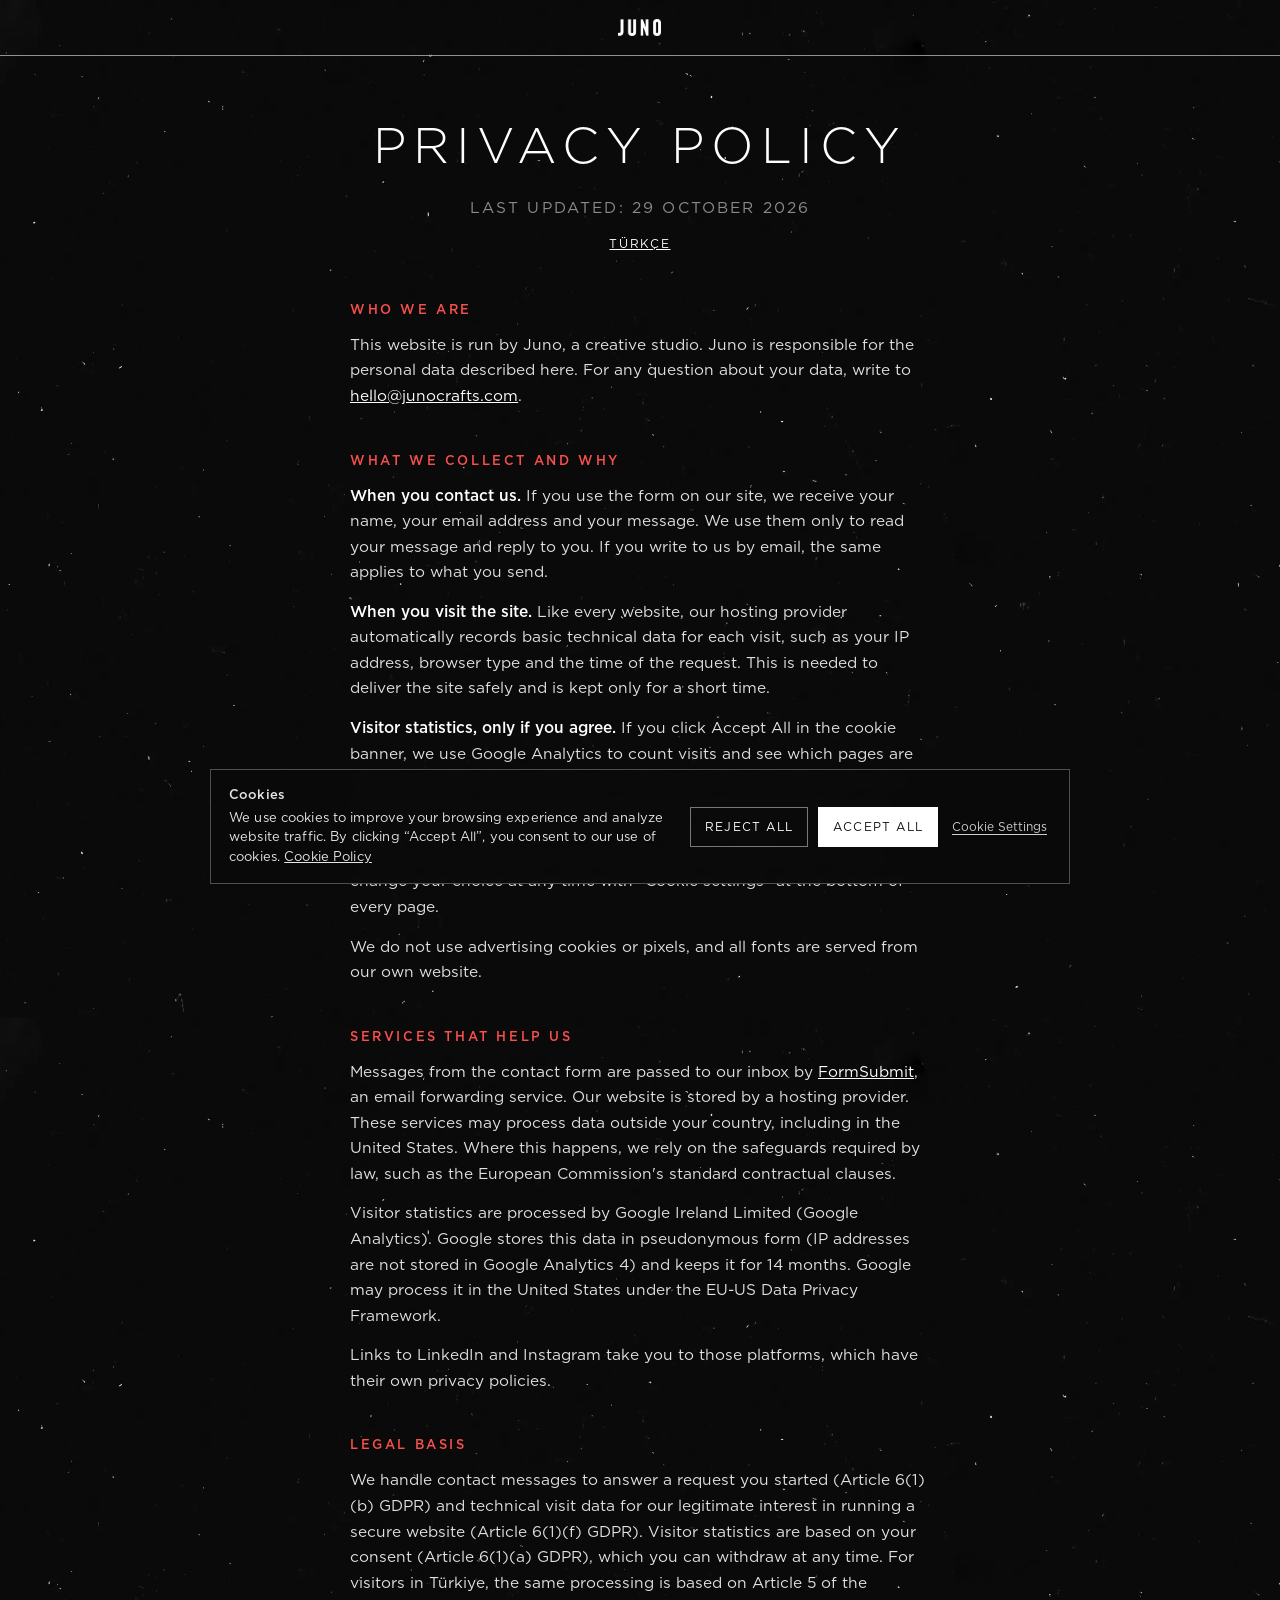
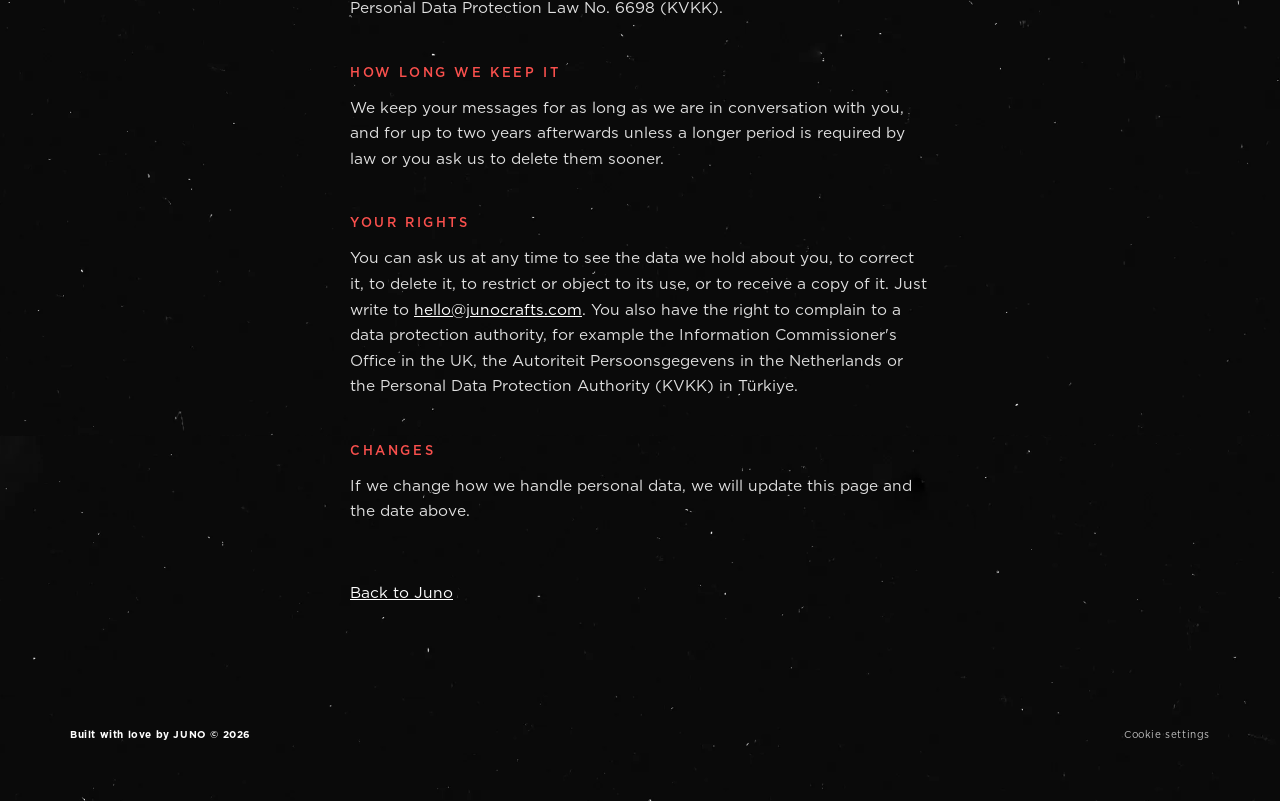
<file: privacy.html>
<!doctype html>
<html lang="en" translate="no" class="notranslate">
<head>
  <meta charset="utf-8">
  <meta name="google" content="notranslate"><!-- no automatic browser translation: Turkish is on the EN | TR switch -->
  <meta name="viewport" content="width=device-width, initial-scale=1">
  <title>Privacy Policy | JUNO</title>
  <meta name="description" content="How Juno handles personal data on this website.">
  <meta name="theme-color" content="#0a0a0a">
  <meta name="robots" content="noindex">
  <link rel="icon" href="assets/logo/juno-symbol.webp">
  <link rel="stylesheet" href="assets/css/style.css?v=24">
</head>
<body class="legal">

<header class="legal__top">
  <a class="nav__logo" href="./" aria-label="Back to Juno home"><i aria-hidden="true"></i></a>
</header>

<main class="legal__body">
  <h1 class="h-section">Privacy Policy</h1>
  <p class="legal__date">Last updated: 29 October 2026</p>
  <p class="legal__lang"><a href="tr/privacy.html" hreflang="tr" lang="tr">Türkçe</a></p>

  <h2>Who we are</h2>
  <!-- ŞİRKET BİLGİSİ: ticaret unvanı, adres ve (Türkiye'de kayıtlıysa) MERSİS numarası buraya eklenecek -->
  <p>This website is run by Juno, a creative studio. Juno is responsible for the personal data described here. For any question about your data, write to <a href="mailto:hello@junocrafts.com">hello@junocrafts.com</a>.</p>

  <h2>What we collect and why</h2>
  <p><strong>When you contact us.</strong> If you use the form on our site, we receive your name, your email address and your message. We use them only to read your message and reply to you. If you write to us by email, the same applies to what you send.</p>
  <p><strong>When you visit the site.</strong> Like every website, our hosting provider automatically records basic technical data for each visit, such as your IP address, browser type and the time of the request. This is needed to deliver the site safely and is kept only for a short time.</p>
  <p id="cookies"><strong>Visitor statistics, only if you agree.</strong> If you click Accept All in the cookie banner, we use Google Analytics to count visits and see which pages are viewed, roughly where visitors come from (country and city level), what device they use, and whether the contact form or email link was used. Google Analytics sets cookies for this. If you click Reject All, or do nothing, Google Analytics is not loaded and no cookie is set. You can change your choice at any time with "Cookie settings" at the bottom of every page.</p>
  <p>We do not use advertising cookies or pixels, and all fonts are served from our own website.</p>

  <h2>Services that help us</h2>
  <p>Messages from the contact form are passed to our inbox by <a href="https://formsubmit.co" target="_blank" rel="noopener">FormSubmit</a>, an email forwarding service. Our website is stored by a hosting provider. These services may process data outside your country, including in the United States. Where this happens, we rely on the safeguards required by law, such as the European Commission's standard contractual clauses.</p>
  <p>Visitor statistics are processed by Google Ireland Limited (Google Analytics). Google stores this data in pseudonymous form (IP addresses are not stored in Google Analytics 4) and keeps it for 14 months. Google may process it in the United States under the EU-US Data Privacy Framework.</p>
  <p>Links to LinkedIn and Instagram take you to those platforms, which have their own privacy policies.</p>

  <h2>Legal basis</h2>
  <p>We handle contact messages to answer a request you started (Article 6(1)(b) GDPR) and technical visit data for our legitimate interest in running a secure website (Article 6(1)(f) GDPR). Visitor statistics are based on your consent (Article 6(1)(a) GDPR), which you can withdraw at any time. For visitors in Türkiye, the same processing is based on Article 5 of the Personal Data Protection Law No. 6698 (KVKK).</p>

  <h2>How long we keep it</h2>
  <p>We keep your messages for as long as we are in conversation with you, and for up to two years afterwards unless a longer period is required by law or you ask us to delete them sooner.</p>

  <h2>Your rights</h2>
  <p>You can ask us at any time to see the data we hold about you, to correct it, to delete it, to restrict or object to its use, or to receive a copy of it. Just write to <a href="mailto:hello@junocrafts.com">hello@junocrafts.com</a>. You also have the right to complain to a data protection authority, for example the Information Commissioner's Office in the UK, the Autoriteit Persoonsgegevens in the Netherlands or the Personal Data Protection Authority (KVKK) in Türkiye.</p>

  <h2>Changes</h2>
  <p>If we change how we handle personal data, we will update this page and the date above.</p>

  <p class="legal__back"><a href="./">Back to Juno</a></p>
</main>

<footer class="foot"><span>Built with love by JUNO © 2026</span><span class="foot__links"><button type="button" class="foot__cookies" data-cookie-settings>Cookie settings</button></span></footer>
<script src="assets/js/analytics.js?v=24" defer></script>
</body>
</html>
</file>
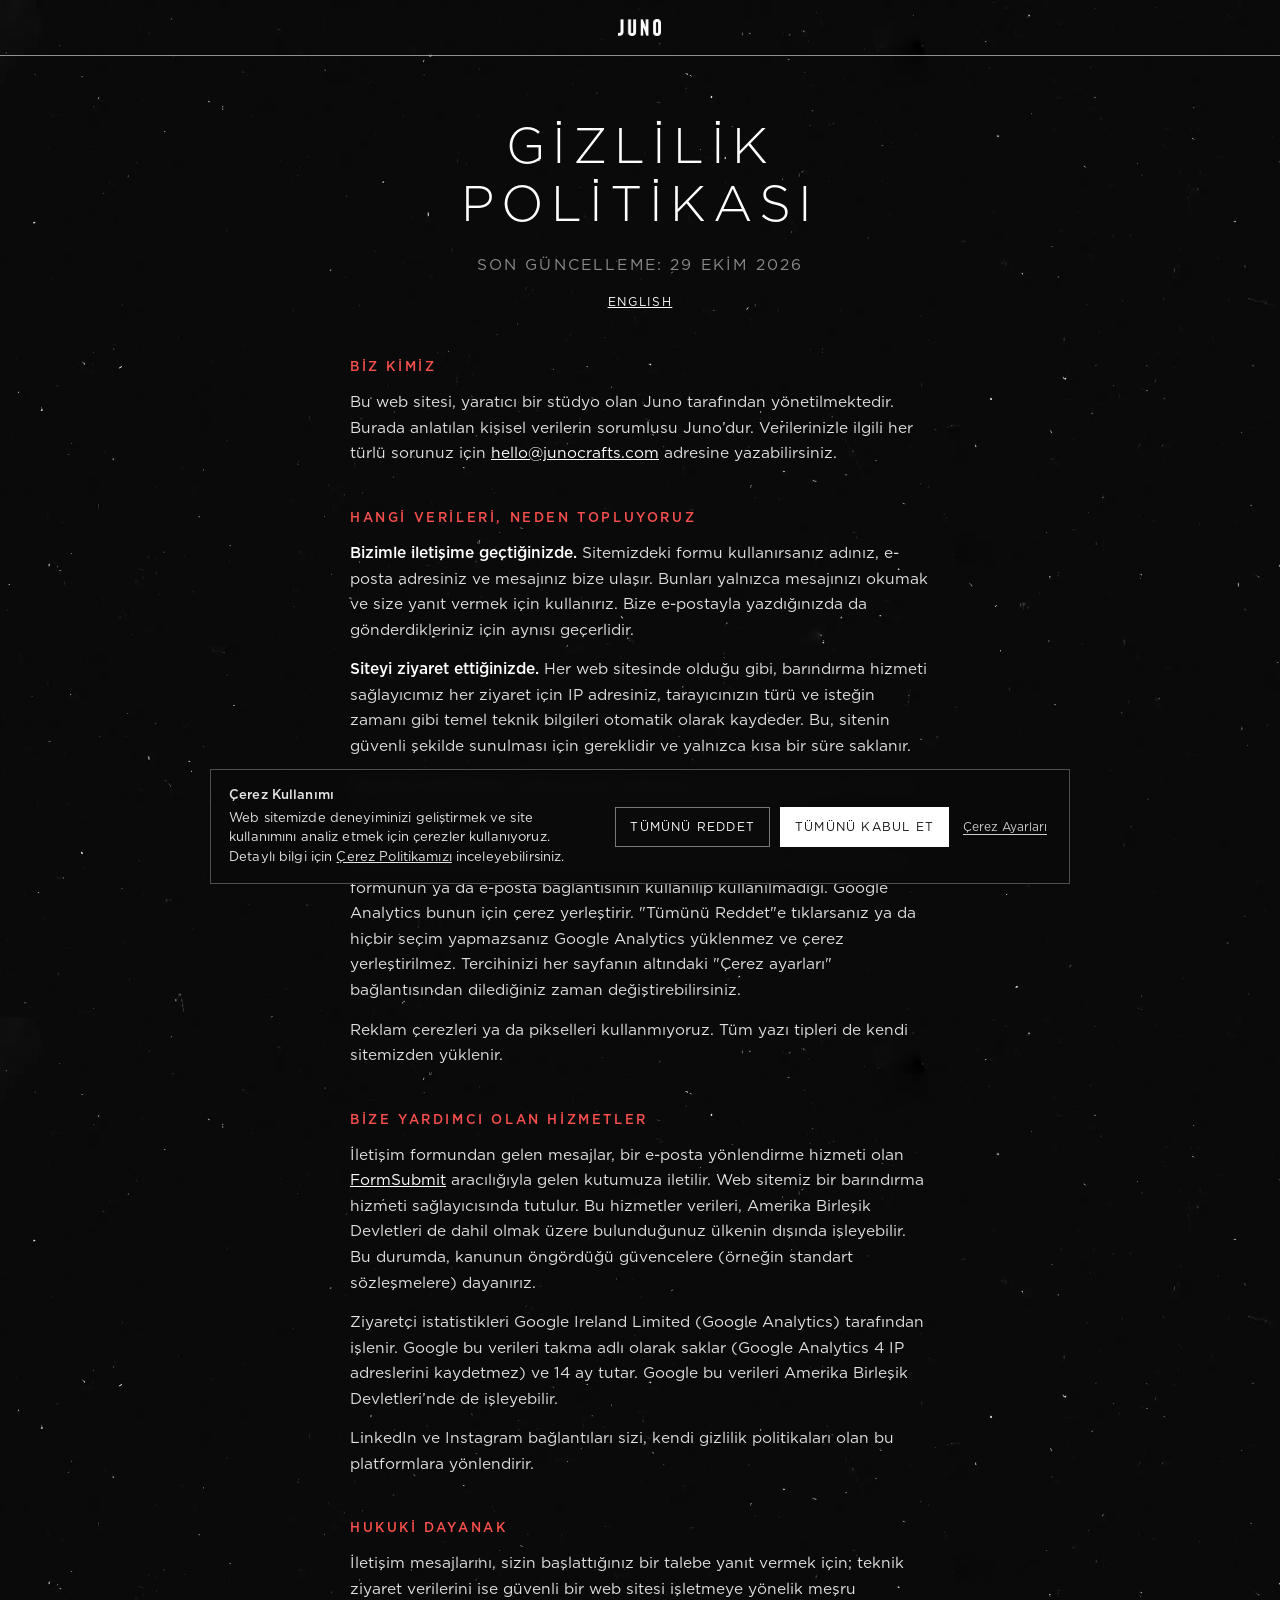
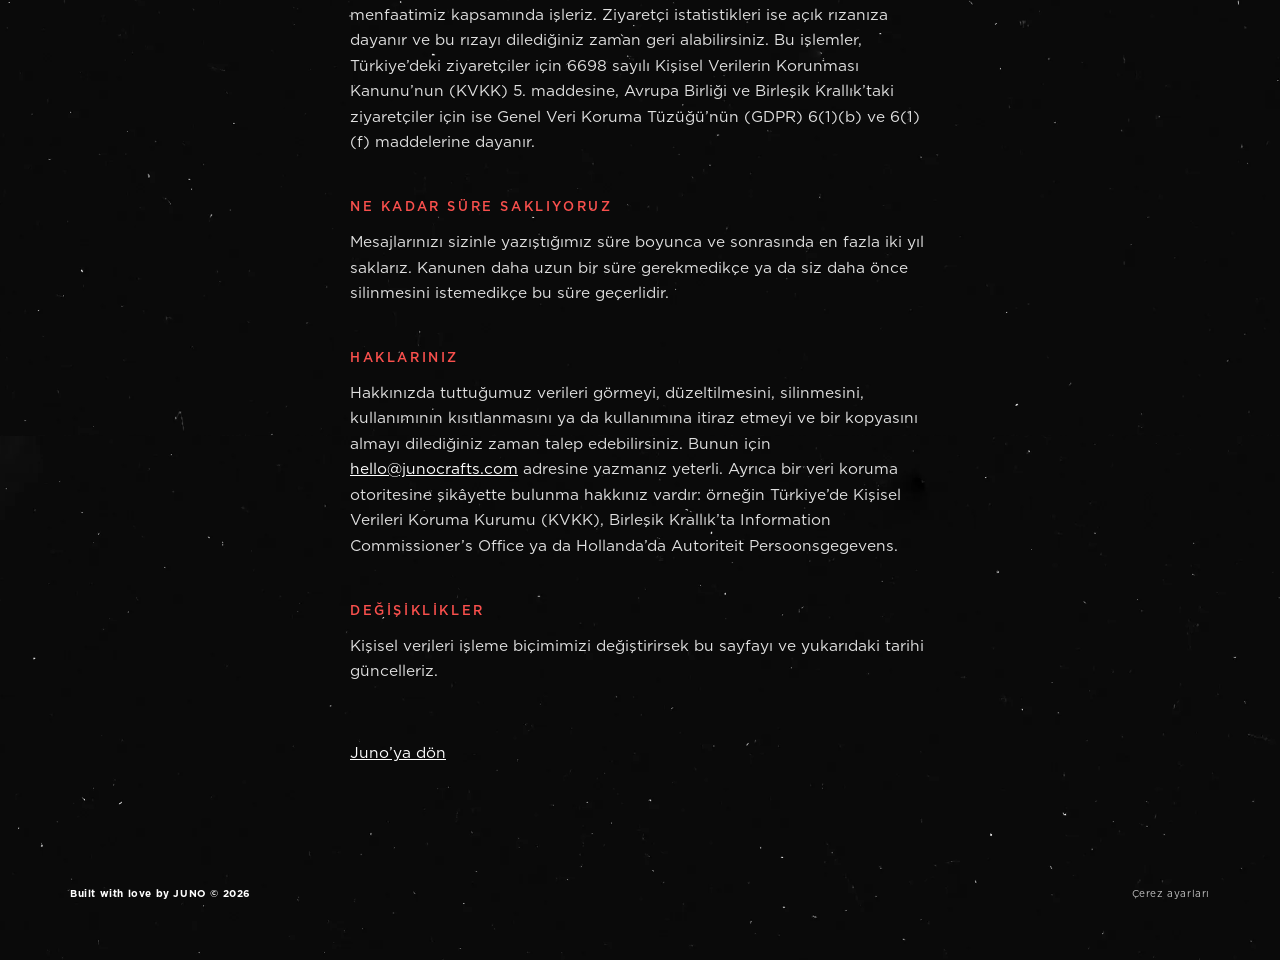
<file: tr/privacy.html>
<!doctype html>
<html lang="tr" translate="no" class="notranslate">
<head>
  <meta charset="utf-8">
  <meta name="google" content="notranslate"><!-- no automatic browser translation: Turkish is on the EN | TR switch -->
  <meta name="viewport" content="width=device-width, initial-scale=1">
  <title>Gizlilik Politikası | JUNO</title>
  <meta name="description" content="Juno’nun bu web sitesinde kişisel verileri nasıl işlediği.">
  <meta name="theme-color" content="#0a0a0a">
  <meta name="robots" content="noindex">
  <link rel="icon" href="../assets/logo/juno-symbol.webp">
  <link rel="stylesheet" href="../assets/css/style.css?v=24">
</head>
<body class="legal">

<header class="legal__top">
  <a class="nav__logo" href="./" aria-label="Juno ana sayfasına dön"><i aria-hidden="true"></i></a>
</header>

<main class="legal__body">
  <h1 class="h-section">Gizlilik Politikası</h1>
  <p class="legal__date">Son güncelleme: 29 Ekim 2026</p>
  <p class="legal__lang"><a href="../privacy.html" hreflang="en" lang="en">English</a></p>

  <h2>Biz kimiz</h2>
  <!-- ŞİRKET BİLGİSİ: ticaret unvanı, adres ve (Türkiye'de kayıtlıysa) MERSİS numarası buraya eklenecek -->
  <p>Bu web sitesi, yaratıcı bir stüdyo olan Juno tarafından yönetilmektedir. Burada anlatılan kişisel verilerin sorumlusu Juno’dur. Verilerinizle ilgili her türlü sorunuz için <a href="mailto:hello@junocrafts.com">hello@junocrafts.com</a> adresine yazabilirsiniz.</p>

  <h2>Hangi verileri, neden topluyoruz</h2>
  <p><strong>Bizimle iletişime geçtiğinizde.</strong> Sitemizdeki formu kullanırsanız adınız, e-posta adresiniz ve mesajınız bize ulaşır. Bunları yalnızca mesajınızı okumak ve size yanıt vermek için kullanırız. Bize e-postayla yazdığınızda da gönderdikleriniz için aynısı geçerlidir.</p>
  <p><strong>Siteyi ziyaret ettiğinizde.</strong> Her web sitesinde olduğu gibi, barındırma hizmeti sağlayıcımız her ziyaret için IP adresiniz, tarayıcınızın türü ve isteğin zamanı gibi temel teknik bilgileri otomatik olarak kaydeder. Bu, sitenin güvenli şekilde sunulması için gereklidir ve yalnızca kısa bir süre saklanır.</p>
  <p id="cookies"><strong>Ziyaretçi istatistikleri, yalnızca izin verirseniz.</strong> Çerez bildiriminde "Tümünü Kabul Et"e tıklarsanız, ziyaretleri saymak ve hangi sayfaların görüntülendiğini görmek için Google Analytics kullanırız: ziyaretçilerin yaklaşık konumu (ülke ve şehir düzeyinde), kullandıkları cihaz ve iletişim formunun ya da e-posta bağlantısının kullanılıp kullanılmadığı. Google Analytics bunun için çerez yerleştirir. "Tümünü Reddet"e tıklarsanız ya da hiçbir seçim yapmazsanız Google Analytics yüklenmez ve çerez yerleştirilmez. Tercihinizi her sayfanın altındaki "Çerez ayarları" bağlantısından dilediğiniz zaman değiştirebilirsiniz.</p>
  <p>Reklam çerezleri ya da pikselleri kullanmıyoruz. Tüm yazı tipleri de kendi sitemizden yüklenir.</p>

  <h2>Bize yardımcı olan hizmetler</h2>
  <p>İletişim formundan gelen mesajlar, bir e-posta yönlendirme hizmeti olan <a href="https://formsubmit.co" target="_blank" rel="noopener">FormSubmit</a> aracılığıyla gelen kutumuza iletilir. Web sitemiz bir barındırma hizmeti sağlayıcısında tutulur. Bu hizmetler verileri, Amerika Birleşik Devletleri de dahil olmak üzere bulunduğunuz ülkenin dışında işleyebilir. Bu durumda, kanunun öngördüğü güvencelere (örneğin standart sözleşmelere) dayanırız.</p>
  <p>Ziyaretçi istatistikleri Google Ireland Limited (Google Analytics) tarafından işlenir. Google bu verileri takma adlı olarak saklar (Google Analytics 4 IP adreslerini kaydetmez) ve 14 ay tutar. Google bu verileri Amerika Birleşik Devletleri’nde de işleyebilir.</p>
  <p>LinkedIn ve Instagram bağlantıları sizi, kendi gizlilik politikaları olan bu platformlara yönlendirir.</p>

  <h2>Hukuki dayanak</h2>
  <p>İletişim mesajlarını, sizin başlattığınız bir talebe yanıt vermek için; teknik ziyaret verilerini ise güvenli bir web sitesi işletmeye yönelik meşru menfaatimiz kapsamında işleriz. Ziyaretçi istatistikleri ise açık rızanıza dayanır ve bu rızayı dilediğiniz zaman geri alabilirsiniz. Bu işlemler, Türkiye’deki ziyaretçiler için 6698 sayılı Kişisel Verilerin Korunması Kanunu’nun (KVKK) 5. maddesine, Avrupa Birliği ve Birleşik Krallık’taki ziyaretçiler için ise Genel Veri Koruma Tüzüğü’nün (GDPR) 6(1)(b) ve 6(1)(f) maddelerine dayanır.</p>

  <h2>Ne kadar süre saklıyoruz</h2>
  <p>Mesajlarınızı sizinle yazıştığımız süre boyunca ve sonrasında en fazla iki yıl saklarız. Kanunen daha uzun bir süre gerekmedikçe ya da siz daha önce silinmesini istemedikçe bu süre geçerlidir.</p>

  <h2>Haklarınız</h2>
  <p>Hakkınızda tuttuğumuz verileri görmeyi, düzeltilmesini, silinmesini, kullanımının kısıtlanmasını ya da kullanımına itiraz etmeyi ve bir kopyasını almayı dilediğiniz zaman talep edebilirsiniz. Bunun için <a href="mailto:hello@junocrafts.com">hello@junocrafts.com</a> adresine yazmanız yeterli. Ayrıca bir veri koruma otoritesine şikâyette bulunma hakkınız vardır: örneğin Türkiye’de Kişisel Verileri Koruma Kurumu (KVKK), Birleşik Krallık’ta Information Commissioner’s Office ya da Hollanda’da Autoriteit Persoonsgegevens.</p>

  <h2>Değişiklikler</h2>
  <p>Kişisel verileri işleme biçimimizi değiştirirsek bu sayfayı ve yukarıdaki tarihi güncelleriz.</p>

  <p class="legal__back"><a href="./">Juno’ya dön</a></p>
</main>

<footer class="foot"><span>Built with love by JUNO © 2026</span><span class="foot__links"><button type="button" class="foot__cookies" data-cookie-settings>Çerez ayarları</button></span></footer>
<script src="../assets/js/analytics.js?v=24" defer></script>
</body>
</html>
</file>
<file: assets/css/style.css>
@font-face { font-family: "Gotham"; src: url("../fonts/Gotham-Light.otf") format("opentype"); font-weight: 300; font-display: swap; }
@font-face { font-family: "Gotham"; src: url("../fonts/Gotham-Book.otf") format("opentype"); font-weight: 400; font-display: swap; }
@font-face { font-family: "Gotham"; src: url("../fonts/Gotham-Medium.otf") format("opentype"); font-weight: 500; font-display: swap; }
@font-face { font-family: "Gotham"; src: url("../fonts/Gotham-Bold.otf") format("opentype"); font-weight: 700; font-display: swap; }
/* Barlow Condensed (SIL Open Font License), served from our own files so no visitor data goes to Google */
@font-face { font-family: "Barlow Condensed"; src: url("../fonts/BarlowCondensed-Regular-latin.woff2") format("woff2"); font-weight: 400; font-display: swap; unicode-range: U+0000-00FF, U+0131, U+0152-0153, U+02BB-02BC, U+02C6, U+02DA, U+02DC, U+0304, U+0308, U+0329, U+2000-206F, U+20AC, U+2122, U+2191, U+2193, U+2212, U+2215, U+FEFF, U+FFFD; }
@font-face { font-family: "Barlow Condensed"; src: url("../fonts/BarlowCondensed-Regular-latin-ext.woff2") format("woff2"); font-weight: 400; font-display: swap; unicode-range: U+0100-02BA, U+02BD-02C5, U+02C7-02CC, U+02CE-02D7, U+02DD-02FF, U+0304, U+0308, U+0329, U+1D00-1DBF, U+1E00-1E9F, U+1EF2-1EFF, U+2020, U+20A0-20AB, U+20AD-20C4, U+2113, U+2C60-2C7F, U+A720-A7FF; }

:root {
  --black: #0a0a0a;
  --red: #f9504d;
  --red-ghost: #fb625d;
  --ghost-dark: #171717;
  --white: #fff;
  --line: rgba(255, 255, 255, .28);
  --line-dark: rgba(0, 0, 0, .35);
  --sans: "Gotham", "Helvetica Neue", Arial, sans-serif;
  --cond: "Barlow Condensed", "Arial Narrow", sans-serif;
  --gutter: clamp(16px, 6.5vw, 70px);
  --nav-h: 56px;
}

*, *::before, *::after { box-sizing: border-box; }
html { scroll-behavior: smooth; scroll-padding-top: var(--nav-h); -webkit-text-size-adjust: 100%; }
body {
  margin: 0;
  font-family: var(--sans);
  font-weight: 400;
  color: var(--white);
  background: var(--black) url("../img/stars.webp") center top / 1400px auto repeat;
  -webkit-font-smoothing: antialiased;
  overflow-x: hidden;
}
img { display: block; max-width: 100%; }
a { color: inherit; }
h1, h2, h3, p { margin: 0; }

/* ---------- shared ---------- */
.h-section {
  font-weight: 300;
  font-size: clamp(30px, 4.6vw, 50px);
  letter-spacing: .14em;
  text-transform: uppercase;
  text-align: center;
  line-height: 1.15;
}
.h-section--dark { color: #111; }

/* thin vertical connector lines on the centre axis */
.vline { position: absolute; left: 50%; width: 1px; background: var(--line); }
.vline--dark { background: rgba(0, 0, 0, .55); }
.vline--tick { position: relative; display: block; height: 36px; margin: 22px auto 0; left: auto; }
.vline--tick::before { content: ""; position: absolute; top: 0; left: -8px; width: 17px; height: 1px; background: inherit; }

/* faint giant wordmark behind a section (the JUNO logo image, tinted by opacity) */
.ghost {
  position: absolute;
  left: 50%;
  width: 118vw;
  max-width: none;
  height: auto;
  transform: translateX(-50%);
  pointer-events: none;
  user-select: none;
}
.ghost--light { top: -27vw; opacity: .09; }
.ghost--dark { top: 1vw; opacity: .075; }

/* ---------- nav ---------- */
.nav {
  position: fixed; inset: 0 0 auto 0; z-index: 50;
  height: var(--nav-h);
  display: grid; grid-template-columns: 1fr auto 1fr; align-items: center;
  padding: 0 24px;
  background: rgba(10, 10, 10, .92);
  backdrop-filter: blur(8px);
  border-bottom: 1px solid rgba(255, 255, 255, .55);
}
.nav__links { display: flex; gap: 38px; }
.nav__links a {
  font-size: 11px; letter-spacing: .14em; text-transform: uppercase; text-decoration: none;
  opacity: .9; transition: color .2s;
}
.nav__links a:hover { color: var(--red); }
.nav__logo { display: block; }
/* white logo that turns orange on hover: the wordmark is used as a mask over a coloured fill */
.nav__logo i {
  display: block; height: 17px; aspect-ratio: 461 / 182; background: #fff; transition: background-color .2s;
  -webkit-mask: url("../logo/juno-wordmark.webp") center / contain no-repeat;
  mask: url("../logo/juno-wordmark.webp") center / contain no-repeat;
}
.nav__logo:hover i, .nav__logo:focus-visible i { background: #e55d54; }
.nav__social { display: flex; justify-content: flex-end; align-items: center; gap: 14px; }
.nav__social svg {
  width: 20px; height: 20px; fill: none; stroke: currentColor; stroke-width: 1.4; stroke-linecap: round;
}
.nav__social .fill { fill: currentColor; stroke: none; }
.nav__social a:hover { color: var(--red); }
.nav__lang { display: flex; align-items: center; gap: 6px; margin-right: 8px; font-size: 11px; letter-spacing: .14em; }
.nav__lang a { text-decoration: none; opacity: .5; transition: opacity .2s, color .2s; }
.nav__lang a[aria-current] { opacity: 1; }
.nav__lang span { opacity: .35; }
@media (hover: hover) { .nav__lang a:hover { opacity: 1; color: var(--red); } }
.nav__toggle { display: none; }

/* ---------- hero ---------- */
.hero {
  position: relative;
  padding: calc(var(--nav-h) + 46px) var(--gutter) 64px;
  border-bottom: 1px solid var(--line);
}
.hero__orb {
  position: relative;
  width: min(530px, 78vw);
  aspect-ratio: 1;
  margin: 0 auto;
  border-radius: 50%;
  overflow: hidden;
  clip-path: circle(50%); /* keeps Safari from leaking square corners while the layers turn */
  display: grid; place-items: center;
}
.hero__orb-media { position: absolute; inset: 0; width: 100%; height: 100%; object-fit: fill; } /* whole image squeezed in: dark corners melt into the page, amber glow bottom right */
/* colours drift: the gradient stays upright (dark navy top melts into the black page, warm glow at the bottom).
   It sways and breathes, a mirrored copy fades in and out, and three soft colour patches taken from the
   gradient wander around inside the circle so the movement is easy to see */
.hero__orb-media { animation: orb-a 14s ease-in-out infinite alternate; }
.hero__orb-media--b { opacity: 0; animation: orb-b 9s ease-in-out infinite alternate; }
@keyframes orb-a { /* zoom stays low so the blue top and the yellow corner stay in view */
  0%   { transform: scale(1.1) translate(0, 0) rotate(0deg); }
  35%  { transform: scale(1.14) translate(-4%, 2.5%) rotate(-14deg); }
  70%  { transform: scale(1.12) translate(4%, -2%) rotate(12deg); }
  100% { transform: scale(1.15) translate(-2%, 4%) rotate(-6deg); }
}
@keyframes orb-b { /* the mirrored copy also shifts hue, so the colours themselves visibly change */
  0%   { opacity: 0;   filter: hue-rotate(0deg);   transform: scaleX(-1) scale(1.14) translate(4%, 0) rotate(12deg); }
  100% { opacity: .7;  filter: hue-rotate(-28deg); transform: scaleX(-1) scale(1.1) translate(-4%, 2%) rotate(-12deg); }
}
.hero__glow {
  position: absolute; width: 66%; aspect-ratio: 1; left: 17%; top: 17%;
  border-radius: 50%; pointer-events: none; will-change: transform, opacity;
}
.hero__glow--blue    { background: radial-gradient(closest-side, rgba(30, 50, 190, .85), rgba(30, 50, 190, 0)); animation: glow-blue 10s ease-in-out infinite alternate; }
.hero__glow--purple  { width: 50%; left: 25%; top: 25%; background: radial-gradient(closest-side, rgba(120, 40, 175, .75), rgba(120, 40, 175, 0)); animation: glow-purple 12s ease-in-out infinite alternate; }
.hero__glow--amber   { background: radial-gradient(closest-side, rgba(255, 180, 50, .8), rgba(255, 180, 50, 0)); animation: glow-amber 9s ease-in-out infinite alternate; }
.hero__glow--magenta { width: 54%; left: 23%; top: 23%; background: radial-gradient(closest-side, rgba(225, 45, 110, .7), rgba(225, 45, 110, 0)); animation: glow-magenta 11s ease-in-out infinite alternate; }
@keyframes glow-blue { /* sweeps across the top, dips toward the middle and swells */
  0%   { transform: translate(38%, -40%) scale(1.05); opacity: .9; }
  50%  { transform: translate(-40%, -18%) scale(.85); opacity: .6; }
  100% { transform: translate(8%, -4%) scale(1.35); opacity: 1; }
}
@keyframes glow-purple { /* roams the centre */
  0%   { transform: translate(-42%, -26%); opacity: .7; }
  50%  { transform: translate(42%, 8%); opacity: 1; }
  100% { transform: translate(-6%, 32%); opacity: .6; }
}
@keyframes glow-amber { /* swings along the bottom from right to left and back up */
  0%   { transform: translate(40%, 36%) scale(.95); opacity: 1; }
  50%  { transform: translate(-38%, 40%) scale(1.2); opacity: .75; }
  100% { transform: translate(26%, 0%) scale(.9); opacity: 1; }
}
@keyframes glow-magenta { /* crosses through the middle, warming the circle as it passes */
  0%   { transform: translate(-46%, 20%) scale(.8); opacity: 0; }
  45%  { transform: translate(0%, 4%) scale(1.15); opacity: 1; }
  100% { transform: translate(46%, -14%) scale(.85); opacity: .2; }
}
.hero__stars { position: absolute; inset: 0; width: 100%; height: 100%; pointer-events: none; }
.hero__orb, .hero__intro { position: relative; }
.br-wide { display: none; }
@media (min-width: 721px) { .br-wide { display: inline; } }
.hero__wordmark { position: relative; width: 61%; height: auto; }
.hero__intro {
  max-width: 27.6em; /* in em so line one always ends at "From mythology" and the reveal runs over more lines */
  margin-top: clamp(48px, 7vw, 76px);
  color: #343434; /* main.js fills each word with red on scroll */
  font-weight: 500;
  font-size: clamp(19px, 2.65vw, 28.5px);
  line-height: 1.36;
  letter-spacing: .035em;
}

/* ---------- services ---------- */
.svc {
  position: relative;
  min-height: max(360px, 50vw); /* always 2:1 like the videos, at any width, so feet and heads are never cropped */
  display: flex; align-items: flex-end;
  padding: 80px var(--gutter) clamp(50px, 6vw, 72px);
  border-bottom: 1px solid var(--line);
  overflow: hidden;
  isolation: isolate;
}
/* short centre line crossing each seam: a little above it (::after of the upper section), longer below it (::before of the lower one) */
.svc + .svc::before, .svc:has(+ .svc)::after {
  content: ""; position: absolute; left: 50%; width: 1px;
  background: var(--line); z-index: 2;
}
.svc + .svc::before { top: 0; height: clamp(56px, 9.3vw, 134px); }
.svc:has(+ .svc)::after { bottom: 0; height: clamp(16px, 2.8vw, 40px); }
.svc__media { position: absolute; inset: 0; z-index: -1; will-change: transform; transform-origin: center; overflow: hidden; }
.svc__media img, .svc__media video { width: 100%; height: 100%; object-fit: cover; object-position: right center; will-change: transform; transform-origin: 75% 100%; } /* zoom anchored at the bottom: feet never leave the frame */
.svc__media::after {
  content: ""; position: absolute; inset: 0;
  background: linear-gradient(90deg, rgba(5, 5, 8, .55) 0%, rgba(5, 5, 8, .2) 45%, transparent 65%),
              linear-gradient(0deg, rgba(5, 5, 8, .5) 0%, transparent 10%); /* starts late, so it never swallows the feet */
}
.svc__body { max-width: 500px; }
.svc__title {
  font-weight: 300;
  font-size: clamp(40px, 6vw, 64px);
  letter-spacing: .13em;
  text-transform: uppercase;
  line-height: 1;
  margin-bottom: 26px;
}
.svc__body p { font-size: 15.5px; line-height: 1.45; font-weight: 400; }
.svc__body .tags {
  margin-top: 18px;
  font-family: var(--cond);
  font-size: 13.5px;
  color: var(--red);
  letter-spacing: .01em;
  width: max-content; max-width: calc(100vw - 2 * var(--gutter)); /* may run wider than the text above, so a row stays on one line */
}

/* ---------- story ---------- */
.story {
  position: relative;
  background: var(--red);
  color: #1a1a1a;
  overflow: hidden;
}
.story__stage {
  position: relative;
  padding: clamp(36px, 4vw, 48px) var(--gutter) clamp(150px, 18vw, 210px);
  isolation: isolate;
}
.story .ghost { z-index: -1; }
.story__ring {
  position: absolute; left: 50%; top: 50%;
  width: min(785px, 128vw); aspect-ratio: 1;
  transform: translate(-50%, -62%); /* bottom of the ring sits a little above the seam, the line runs through it */
  z-index: -1;
}
.story__ring svg { display: block; width: 100%; height: 100%; overflow: visible; transform: rotate(-90deg); }
.story__ring circle {
  fill: none; stroke: rgba(255, 255, 255, .55); stroke-width: .13; /* main.js keeps it at 1px; non-scaling-stroke would break the dash draw-in */
  stroke-dasharray: 1; stroke-dashoffset: 0;
}
/* opening scene, only when main.js has set it up (.is-scene) */
.story.is-scene { clip-path: circle(var(--iris, 75%) at 50% var(--iris-y, 42%)); }
.story.is-scene .story__ring circle { stroke-dashoffset: 1; transition: stroke-dashoffset 1.8s cubic-bezier(.65, 0, .35, 1); }
.story.is-scene .vline--down { transform: scaleY(0); transform-origin: top; transition: transform 1s cubic-bezier(.65, 0, .35, 1) 1.1s; }
.story.is-scene .line { display: block; overflow: hidden; padding-bottom: .08em; margin-bottom: -.08em; }
.story.is-scene .line > span { display: inline-block; white-space: nowrap; transform: translateY(110%); transition: transform .9s cubic-bezier(.2, .75, .25, 1) var(--d, 0s); }
.story.is-scene.is-in .story__ring circle { stroke-dashoffset: 0; }
.story.is-scene.is-in .vline--down { transform: none; }
.story.is-scene.is-in .line > span { transform: none; }
.story__inner { position: relative; max-width: 560px; margin: 0 auto; text-align: center; }
.story .h-section { color: #1a1a1a; margin-bottom: clamp(56px, 8vw, 90px); }
.story__inner p { font-size: 15px; line-height: 1.4; margin-bottom: 1.4em; }
.vline--down { bottom: 0; height: 140px; background: rgba(255, 255, 255, .55); }

/* ---------- characters ---------- */
.chars { position: relative; padding-top: 64px; }
.chars > .vline--tick { height: 112px; margin-bottom: 0; } /* runs down until it meets the card's top line */
/* the Story line carries on across the seam and stops on a small crossbar */
.chars::before, .chars::after { content: ""; position: absolute; top: 0; background: var(--line); }
.chars::before { left: 50%; width: 1px; height: 48px; }
.chars::after { top: 47px; left: calc(50% - 8px); width: 17px; height: 1px; }
.char {
  display: grid; grid-template-columns: 1fr 1fr;
  border-top: 1px solid var(--line);
  border-bottom: 1px solid var(--line);
}
.char__photo { margin: 28px 32px 34px; }
.char__info { border-left: 1px solid var(--line); display: grid; grid-template-rows: auto 1fr auto; }
.char__head {
  display: flex; justify-content: space-between; align-items: center;
  padding: 36px 44px 30px 32px;
  border-bottom: 1px solid var(--line);
}
.char__head h3 {
  font-weight: 500; font-size: clamp(34px, 4.4vw, 48px); letter-spacing: .05em;
  color: var(--red); text-transform: uppercase; line-height: 1;
}
.char__bio { padding: 50px 44px 34px 32px; font-size: 15px; line-height: 1.4; align-self: center; }
.char__meta { display: grid; grid-template-columns: 1.15fr .85fr; border-top: 1px solid var(--line); }
.char__meta span { padding: 54px 32px; font-size: 15px; }
.char__meta span + span { border-left: 1px solid var(--line); padding-left: 44px; }
.char__role { color: var(--red); }

/* red stamp card with wavy white frame */
.stamp {
  position: relative;
  aspect-ratio: 1.17;
  background: var(--red);
  overflow: hidden;
}
.stamp__frame { position: absolute; inset: 0; z-index: 1; width: 100%; height: 100%; overflow: visible; pointer-events: none; }
.stamp__frame use { stroke-width: 1px; opacity: .9; }
.stamp img { position: absolute; left: 50%; bottom: 0; transform: translateX(-50%); height: 89%; width: auto; max-width: none; z-index: 2; }
/* copy of the previous photo, wiped away when switching characters (main.js) */
.stamp__old {
  position: absolute; inset: 0; z-index: 3;
  background: var(--red);
  will-change: clip-path;
}

/* roster strip: huxleysaga.com style cards with corner brackets + arrow controls */
.roster-wrap { display: flex; gap: 10px; align-items: stretch; padding: 34px 32px 30px; }
.roster__controls { display: flex; flex-direction: column; gap: 10px; flex: 0 0 52px; }
.roster__arrow {
  position: relative; flex: 1; display: grid; place-items: center;
  border: 1px solid rgba(255, 255, 255, .1); background: rgba(255, 255, 255, .02); color: #fff; cursor: pointer;
  transition: background-color .2s, border-color .2s, opacity .2s;
}
.roster__arrow svg { width: 14px; height: 14px; fill: currentColor; transition: transform .25s cubic-bezier(.785, .135, .15, .86); }
.roster__arrow--prev svg { transform: scaleX(-1); }
@media (hover: hover) {
  .roster__arrow:hover { background: rgba(255, 255, 255, .1); border-color: rgba(255, 255, 255, .16); }
  .roster__arrow--next:hover svg { transform: translateX(3px); }
  .roster__arrow--prev:hover svg { transform: scaleX(-1) translateX(3px); }
}
.roster__arrow:disabled { opacity: .35; cursor: default; pointer-events: none; }

.roster {
  flex: 1; min-width: 0;
  display: flex; gap: 12px;
  overflow-x: auto;
  scrollbar-width: none;
  scroll-behavior: smooth;
  cursor: grab;
}
.roster.is-dragging { cursor: grabbing; scroll-behavior: auto; user-select: none; }
.roster::-webkit-scrollbar { display: none; }
.roster button {
  position: relative;
  flex: 0 0 auto;
  padding: 12px; border: 1px solid rgba(255, 255, 255, .1); background: transparent; color: #fff; cursor: pointer;
  font: inherit; text-align: left;
  transition: background-color .15s, border-color .15s;
}
.roster button[aria-selected="true"], .roster button:hover { background: rgba(255, 255, 255, .1); border-color: rgba(255, 255, 255, .16); }
.roster .stamp { width: 124px; }
.roster button:hover .stamp, .roster button[aria-selected="true"] .stamp { animation: blink .12s step-end 1 both; }
.roster img { pointer-events: none; -webkit-user-drag: none; }
.roster__name {
  display: block; margin-top: 10px; width: 124px;
  font-size: 15px; letter-spacing: .08em; text-transform: uppercase; font-weight: 500;
  white-space: nowrap; overflow: hidden; text-overflow: ellipsis;
}
.roster button[aria-selected="true"] .roster__name { color: var(--red); }
.roster .stamp--empty { display: grid; place-items: center; }
.roster .stamp--empty::after { content: "Photo soon"; position: relative; z-index: 2; font-size: 10px; letter-spacing: .1em; text-transform: uppercase; }

/* corner brackets: hidden and pushed out, they snap onto the corners on hover / selected */
.corners { position: absolute; inset: -1px; pointer-events: none; font-style: normal; }
.corners b { position: absolute; width: 6px; height: 6px; opacity: 0; transition: transform .08s cubic-bezier(.785, .135, .15, .86), opacity .08s; }
.corners b:nth-child(1) { top: 0; left: 0; border-top: 1px solid #fff; border-left: 1px solid #fff; transform: translate(-3px, -3px); }
.corners b:nth-child(2) { top: 0; right: 0; border-top: 1px solid #fff; border-right: 1px solid #fff; transform: translate(3px, -3px); }
.corners b:nth-child(3) { bottom: 0; left: 0; border-bottom: 1px solid #fff; border-left: 1px solid #fff; transform: translate(-3px, 3px); }
.corners b:nth-child(4) { bottom: 0; right: 0; border-bottom: 1px solid #fff; border-right: 1px solid #fff; transform: translate(3px, 3px); }
.roster button[aria-selected="true"] .corners b { opacity: 1; transform: none; }
@media (hover: hover) {
  .roster button:hover .corners b, .roster__arrow:hover .corners b { opacity: 1; transform: none; }
}

@keyframes blink { 0% { opacity: .2; } 33% { opacity: 1; } 66% { opacity: .45; } 100% { opacity: 1; } }
/* phones have no hover, so the tap gets a longer, brighter flicker and the brackets snap in a bit slower */
@keyframes blink-strong {
  0% { opacity: .15; } 14% { opacity: 1; filter: brightness(1.45); } 28% { opacity: .25; filter: none; }
  42% { opacity: 1; filter: brightness(1.3); } 56% { opacity: .45; filter: none; } 70%, 100% { opacity: 1; filter: none; }
}
@media (hover: none) {
  .roster button[aria-selected="true"] .stamp { animation: blink-strong .55s step-end 1 both; }
  .roster button:active .stamp { opacity: .55; }
  .corners b { transition-duration: .2s, .2s; }
}

/* ---------- behind the ideas ---------- */
.ideas { background: var(--red); color: #111; padding-top: 44px; }
.ideas__grid {
  display: grid; grid-template-columns: repeat(4, 1fr);
  border-top: 1px solid var(--line-dark);
}
.stat { padding: 40px 28px 46px 46px; }
.stat + .stat { border-left: 1px solid var(--line-dark); }
.stat__num { font-weight: 300; font-size: clamp(44px, 5.4vw, 58px); line-height: 1; letter-spacing: .04em; }
.stat h3 { margin: 16px 0 22px; font-weight: 400; font-size: 14px; letter-spacing: .02em; text-transform: uppercase; }
.stat p { font-size: 12.5px; line-height: 1.3; max-width: 210px; }

/* ---------- astronaut ---------- */
.explorer { position: relative; overflow: hidden; background: #050505; isolation: isolate; }
.explorer__img { display: block; width: 100%; height: auto; aspect-ratio: 2 / 1; object-fit: cover; background: url("../img/explorer-poster.webp") center / cover no-repeat; } /* still shows if a phone refuses to load the video */

/* ---------- craftverse ---------- */
.craft { background: var(--red); color: #111; padding-top: 44px; overflow: hidden; }
.craft__table { margin: 32px 0 0; border-top: 1px solid var(--line-dark); }
.craft__row {
  display: grid; grid-template-columns: 1fr 1fr;
  margin: 0 30px;
  border-left: 1px solid var(--line-dark);
  border-right: 1px solid var(--line-dark);
  border-bottom: 1px solid var(--line-dark);
  position: relative;
}
.craft__row::before, .craft__row::after { /* full-bleed row lines */
  content: ""; position: absolute; bottom: -1px; width: 30px; height: 1px; background: var(--line-dark);
}
.craft__row::before { left: -31px; }
.craft__row::after { right: -31px; }
.craft dt {
  padding: 26px 44px;
  font-size: clamp(17px, 2vw, 21px); font-weight: 300; letter-spacing: .02em; text-transform: uppercase;
  align-self: center;
}
.craft dd {
  margin: 0; padding: 22px 44px;
  border-left: 1px solid var(--line-dark);
  font-size: 13px; line-height: 1.25;
  display: flex; align-items: center;
}
.marquee { overflow: hidden; padding: 30px 0 34px; }
.marquee__track {
  white-space: nowrap;
  font-weight: 700;
  font-size: clamp(26px, 3.2vw, 38px);
  letter-spacing: .14em;
  text-transform: uppercase;
  color: transparent;
  -webkit-text-stroke: .8px #fff;
  width: max-content;
  animation: marquee 28s linear infinite; /* track holds 4 equal copies, so -50% loops seamlessly */
}
@keyframes marquee { from { transform: translateX(0); } to { transform: translateX(-50%); } }
.marquee__track span { display: inline-block; }
.marquee__track i { font-style: normal; -webkit-text-stroke: 0; color: #fff; font-size: .55em; vertical-align: middle; margin: 0 .9em 0 1.1em; }

/* ---------- contact ---------- */
.contact {
  position: relative;
  padding: clamp(28px, 3vw, 40px) var(--gutter) clamp(54px, 5vw, 56px);
  background: url("../img/gradient.webp") center / cover no-repeat;
  overflow: hidden;
  overflow: clip; /* not a scroll box, so iOS can't slide it sideways when a field is focused */
}
.contact__symbol { position: absolute; top: 20px; right: clamp(16px, 6vw, 64px); width: clamp(64px, 8vw, 100px); height: auto; }
.contact__title {
  font-weight: 700; font-size: clamp(34px, 4.6vw, 58px); line-height: 1.12; letter-spacing: .015em;
  max-width: 12ch;
}
.contact__title span { color: var(--red); display: block; }
.contact__sub { text-wrap: balance; margin-top: 28px; font-size: clamp(11.5px, 1.05vw, 13.5px); letter-spacing: .04em; text-transform: uppercase; line-height: 1.75; }
.contact__actions { margin-top: 48px; display: flex; justify-content: flex-end; align-items: center; gap: 16px 32px; flex-wrap: wrap; }
.contact__mail { /* plain address with a thin underline: no heavy black box on the gradient */
  display: inline-flex; align-items: center; gap: 10px;
  color: #fff; text-decoration: none; padding: 10px 0 8px; border-bottom: 1px solid rgba(255, 255, 255, .6);
  font-weight: 500; font-size: clamp(15px, 1.4vw, 18px); letter-spacing: .02em;
  transition: border-color .2s, opacity .2s;
}
.contact__mail::before { content: ""; width: 18px; height: 13px; flex: none; border: 1.2px solid currentColor; border-radius: 2px;
  background: linear-gradient(to bottom right, transparent calc(50% - .6px), currentColor calc(50% - .6px), currentColor calc(50% + .6px), transparent calc(50% + .6px)) left top / 50% 70% no-repeat,
              linear-gradient(to bottom left, transparent calc(50% - .6px), currentColor calc(50% - .6px), currentColor calc(50% + .6px), transparent calc(50% + .6px)) right top / 50% 70% no-repeat; }
@media (hover: hover) { .contact__mail:hover { border-bottom-color: #fff; } }
.contact__btn {
  display: inline-flex; align-items: center; gap: 22px;
  border: 1px solid #111; color: #111; text-decoration: none;
  padding: 10px 13px; font-size: 13px; letter-spacing: .1em; text-transform: uppercase;
  transition: background .2s, color .2s;
}
.contact__btn { background: none; font-family: inherit; cursor: pointer; }
.contact__btn[disabled] { opacity: .5; cursor: wait; }
.contact__btn svg { width: 9px; height: 11px; fill: currentColor; }
.contact__form { margin-top: clamp(36px, 4vw, 52px); max-width: 760px; display: grid; grid-template-columns: minmax(0, 1fr); gap: clamp(22px, 2.4vw, 32px); }
.contact__field { display: grid; grid-template-columns: minmax(0, 1fr); gap: clamp(8px, .9vw, 12px); min-width: 0; }
.contact__field span { font-size: 11px; font-weight: 500; letter-spacing: .22em; text-transform: uppercase; color: #fff; }
.contact__field input, .contact__field textarea {
  width: 100%; border: 0; border-bottom: 1px solid rgba(255, 255, 255, .4); border-radius: 0;
  background: transparent; color: #fff;
  font: inherit; font-size: clamp(17px, 1.6vw, 21px); font-weight: 400; letter-spacing: -.005em; line-height: 1.3;
  padding: 0 0 clamp(10px, 1vw, 14px); resize: none; overflow: hidden;
  transition: border-color .2s;
}
.contact__field input::placeholder, .contact__field textarea::placeholder { color: rgba(255, 255, 255, .45); }
.contact__field input:focus, .contact__field textarea:focus { outline: none; border-bottom-color: #fff; }
.contact__field input.is-invalid, .contact__field textarea.is-invalid { border-bottom-color: #111; }
.contact__honey { position: absolute; left: 0; top: 0; width: 1px; height: 1px; opacity: 0; clip-path: inset(50%); pointer-events: none; }
.contact__form .contact__actions { margin-top: 10px; }
.contact__status { min-height: 1.4em; font-size: 13px; letter-spacing: .02em; text-align: right; color: #fff; }
.contact__status.is-error { color: #111; font-weight: 500; }
@media (hover: hover) { .contact__btn:hover { background: #111; color: #fff; } }

.foot { padding: 28px var(--gutter) 60px; font-size: 10px; font-weight: 700; letter-spacing: .06em; display: flex; justify-content: space-between; gap: 16px; flex-wrap: wrap; }
.foot a, .foot__cookies { font: inherit; font-weight: 400; color: inherit; text-decoration: none; opacity: .75; transition: opacity .2s; }
.foot a:hover, .foot__cookies:hover { opacity: 1; }
.foot__links { display: flex; gap: 22px; }
.foot__cookies { background: none; border: 0; padding: 0; cursor: pointer; letter-spacing: inherit; }

/* ---------- cookie banner (analytics.js) ---------- */
.consent {
  position: fixed; left: 16px; right: 16px; bottom: 16px; z-index: 60; max-width: 860px; margin: 0 auto;
  display: flex; align-items: center; gap: 24px;
  padding: 16px 18px; background: rgba(10, 10, 10, .96); border: 1px solid var(--line); backdrop-filter: blur(8px);
  color: #fff; font-size: 13px; line-height: 1.5; letter-spacing: .01em;
  animation: consent-in .5s cubic-bezier(.2, .7, .2, 1) both;
}
@keyframes consent-in { from { opacity: 0; transform: translateY(12px); } }
.consent__body { flex: 1; min-width: 0; }
.consent__text { margin: 0; opacity: .9; }
.consent__text strong, .consent__title { display: block; font-weight: 500; margin: 0 0 3px; opacity: 1; }
.consent a { color: #fff; }
.consent__btns { display: flex; align-items: center; gap: 10px; flex: none; flex-wrap: wrap; }
.consent__btn {
  font: inherit; font-size: 12px; letter-spacing: .1em; text-transform: uppercase; cursor: pointer;
  padding: 10px 14px; border: 1px solid #fff; background: #fff; color: #111; transition: background .2s, color .2s, border-color .2s;
}
.consent__btn--ghost { background: transparent; color: #fff; border-color: rgba(255, 255, 255, .45); }
.consent__link { font: inherit; font-size: 12px; color: #fff; background: none; border: 0; padding: 10px 4px; cursor: pointer; text-decoration: underline; text-underline-offset: 3px; opacity: .8; }
@media (hover: hover) {
  .consent__btn:hover { background: var(--red); border-color: var(--red); color: #fff; }
  .consent__link:hover { opacity: 1; }
}
/* settings layer */
.consent--settings { flex-direction: column; align-items: stretch; gap: 14px; max-width: 560px; }
.consent__row { display: flex; align-items: center; justify-content: space-between; gap: 18px; padding: 12px 0; border-top: 1px solid var(--line); cursor: pointer; }
.consent__rowtext { display: grid; gap: 2px; }
.consent__rowtext span { opacity: .75; }
.consent__always { flex: none; font-size: 11px; letter-spacing: .1em; text-transform: uppercase; opacity: .6; }
.consent__switch {
  flex: none; appearance: none; -webkit-appearance: none; width: 38px; height: 22px; margin: 0; border-radius: 11px;
  background: rgba(255, 255, 255, .25); position: relative; cursor: pointer; transition: background .2s;
}
.consent__switch::after { content: ""; position: absolute; top: 3px; left: 3px; width: 16px; height: 16px; border-radius: 50%; background: #fff; transition: transform .2s; }
.consent__switch:checked { background: var(--red); }
.consent__switch:checked::after { transform: translateX(16px); }
.consent--settings .consent__btns { justify-content: flex-end; }
@media (max-width: 720px) {
  .consent { flex-direction: column; align-items: stretch; gap: 14px; left: 10px; right: 10px; bottom: 10px; }
  .consent__btns .consent__btn { flex: 1; font-size: 11px; letter-spacing: .06em; padding: 10px 8px; white-space: nowrap; }
  .consent__link { width: 100%; text-align: center; }
}
.contact__consent { font-size: 12px; line-height: 1.5; letter-spacing: .02em; color: rgba(255, 255, 255, .8); }
.contact__consent a { color: #fff; }

/* ---------- privacy page ---------- */
.legal__top { display: flex; justify-content: center; align-items: center; height: var(--nav-h); border-bottom: 1px solid rgba(255, 255, 255, .55); }
.legal__body { max-width: 720px; margin: 0 auto; padding: 64px var(--gutter) 80px; }
.legal__body .h-section { margin-bottom: 18px; }
.legal__date { text-align: center; font-size: 12px; letter-spacing: .14em; text-transform: uppercase; opacity: .6; margin-bottom: 56px; }
.legal__body h2 { font-size: 13px; font-weight: 500; letter-spacing: .2em; text-transform: uppercase; color: var(--red); margin: 44px 0 14px; }
.legal__body p { font-size: 15.5px; line-height: 1.65; margin-bottom: 14px; color: rgba(255, 255, 255, .88); }
.legal__body strong { font-weight: 500; color: #fff; }
.legal__body a { color: #fff; }
.legal__back { margin-top: 56px; }
.legal__date:has(+ .legal__lang) { margin-bottom: 14px; }
.legal__lang { text-align: center; margin: 0 0 48px !important; font-size: 12px !important; letter-spacing: .14em; text-transform: uppercase; }

/* ---------- tablet ---------- */
@media (max-width: 960px) {
  .nav__links { gap: 22px; }
  .char { grid-template-columns: 1fr; }
  .char__photo { max-width: 520px; width: calc(100% - 32px); margin: 24px auto; }
  .char__info { border-left: 0; border-top: 1px solid var(--line); }
  .ideas__grid { grid-template-columns: 1fr 1fr; }
  .stat:nth-child(3) { border-left: 0; }
  .stat:nth-child(n+3) { border-top: 1px solid var(--line-dark); }
}

/* ---------- phone ---------- */
@media (max-width: 720px) {
  :root { --nav-h: 52px; }
  .nav { grid-template-columns: 40px 1fr auto; padding: 0 16px; }
  .nav__logo { grid-column: 2; justify-self: center; }
  .nav__social { grid-column: 3; }
  .nav__toggle {
    display: grid; gap: 6px; grid-column: 1; grid-row: 1;
    width: 32px; height: 32px; padding: 9px 4px; border: 0; background: none; cursor: pointer;
  }
  .nav__toggle span { height: 1px; background: #fff; transition: transform .25s; }
  .nav.is-open .nav__toggle span:first-child { transform: translateY(3.5px) rotate(45deg); }
  .nav.is-open .nav__toggle span:last-child { transform: translateY(-3.5px) rotate(-45deg); }
  .nav__links {
    position: fixed; top: var(--nav-h); left: 0; right: 0;
    flex-direction: column; gap: 0;
    background: rgba(10, 10, 10, .97);
    border-bottom: 1px solid var(--line);
    max-height: 0; overflow: hidden; transition: max-height .3s ease;
  }
  .nav.is-open .nav__links { max-height: 260px; }
  .nav__links a { padding: 16px; font-size: 13px; border-top: 1px solid rgba(255, 255, 255, .1); }

  .svc { min-height: 0; padding-top: 0; flex-direction: column; align-items: stretch; }
  .svc__media { position: relative; inset: auto; margin: 0 calc(var(--gutter) * -1) 22px; aspect-ratio: 4 / 3; } /* taller than the video, keeps some open space on the left */
  .svc__media img, .svc__media video { object-position: var(--focus, 80%) center; } /* each video centred on its astronaut */
  #strategy { --focus: 100%; } #design { --focus: 60%; } #creative { --focus: 85%; }
  #content { --focus: 82%; } #motion { --focus: 100%; } #digital { --focus: 85%; }
  .svc__media::after { display: none; }
  /* phones: the video takes the top 90% of its box and melts into the page at its very bottom edge,
     so feet that reach the bottom of a clip still have room under them */
  .svc__media img, .svc__media video {
    height: 90%;
    -webkit-mask-image: linear-gradient(to bottom, #000 93%, transparent 100%);
    mask-image: linear-gradient(to bottom, #000 93%, transparent 100%);
  }
  #motion .svc__media video { height: 84%; } /* his boots reach the very bottom corner of this clip */
  .svc__title { font-size: 28px; margin-bottom: 12px; letter-spacing: .1em; }
  .svc__body p { font-size: 13px; line-height: 1.5; }
  .svc__body .tags { font-size: 12.5px; margin-top: 14px; }

  .story__inner p { font-size: 14.5px; }
  .h-section { letter-spacing: .1em; }

  .hero__orb { width: min(260px, 64vw); }

  .chars { padding-top: 44px; }
  .chars > .vline--tick { height: 80px; }
  .chars::before { height: 30px; }
  .chars::after { top: 29px; }
  .char__photo { width: 70%; max-width: 280px; margin: 22px auto; }
  .char__head { padding: 20px 16px 18px; }
  .char__head h3 { font-size: 28px; }
  .char__bio { padding: 22px 16px; font-size: 14px; }
  .char__meta span { padding: 24px 16px; font-size: 14px; }
  .char__meta span + span { padding-left: 16px; }
  .roster-wrap { padding: 24px 16px; gap: 8px; }
  .roster__controls { flex-basis: 40px; gap: 8px; }
  .roster { gap: 8px; }
  .roster button { padding: 8px; }
  .roster .stamp, .roster__name { width: 92px; }
  .roster__name { font-size: 13px; margin-top: 8px; }

  .ideas__grid { grid-template-columns: 1fr; }
  .stat { padding: 30px 16px 34px; }
  .stat + .stat { border-left: 0; border-top: 1px solid var(--line-dark); }
  .stat p { max-width: none; font-size: 14px; }

  .craft__row { grid-template-columns: 1fr; margin: 0 16px; }
  .craft__row::before { left: -17px; width: 16px; }
  .craft__row::after { right: -17px; width: 16px; }
  .craft dt { padding: 20px 16px 6px; }
  .craft dd { border-left: 0; padding: 0 16px 20px; font-size: 13.5px; }

  .contact { padding-top: 120px; }
  .contact__symbol { top: 24px; right: 16px; width: 68px; }
  .contact__title { font-size: 34px; }
  .contact__sub { margin-top: 26px; font-size: 11.5px; line-height: 1.7; }
  .contact__form { gap: 24px; }
  .contact__field { gap: 8px; }
  .contact__field span { font-size: 10.5px; letter-spacing: .2em; }
  .contact__field input, .contact__field textarea { font-size: 17px; padding-bottom: 10px; } /* 16px+ so iPhone doesn't zoom in on focus */
  .contact__actions { justify-content: flex-start; margin-top: 40px; }
  .marquee { padding: 14px 0 16px; }
  .marquee__track { font-size: 17px; letter-spacing: .1em; -webkit-text-stroke-width: .7px; } /* smaller, tighter band on phones */
  .contact__form { margin-top: 36px; max-width: none; }
  .contact__status { text-align: left; }
  .contact__field textarea { min-height: calc(1.3em + 10px); }
  .contact__mail { font-size: 15px; }
  .contact__btn { font-size: 12px; padding: 10px 12px; gap: 16px; }
}

/* narrow phones: the message placeholder runs to two lines, give it room */
@media (max-width: 400px) { .contact__field textarea { min-height: calc(2.6em + 10px); } }
</file>
